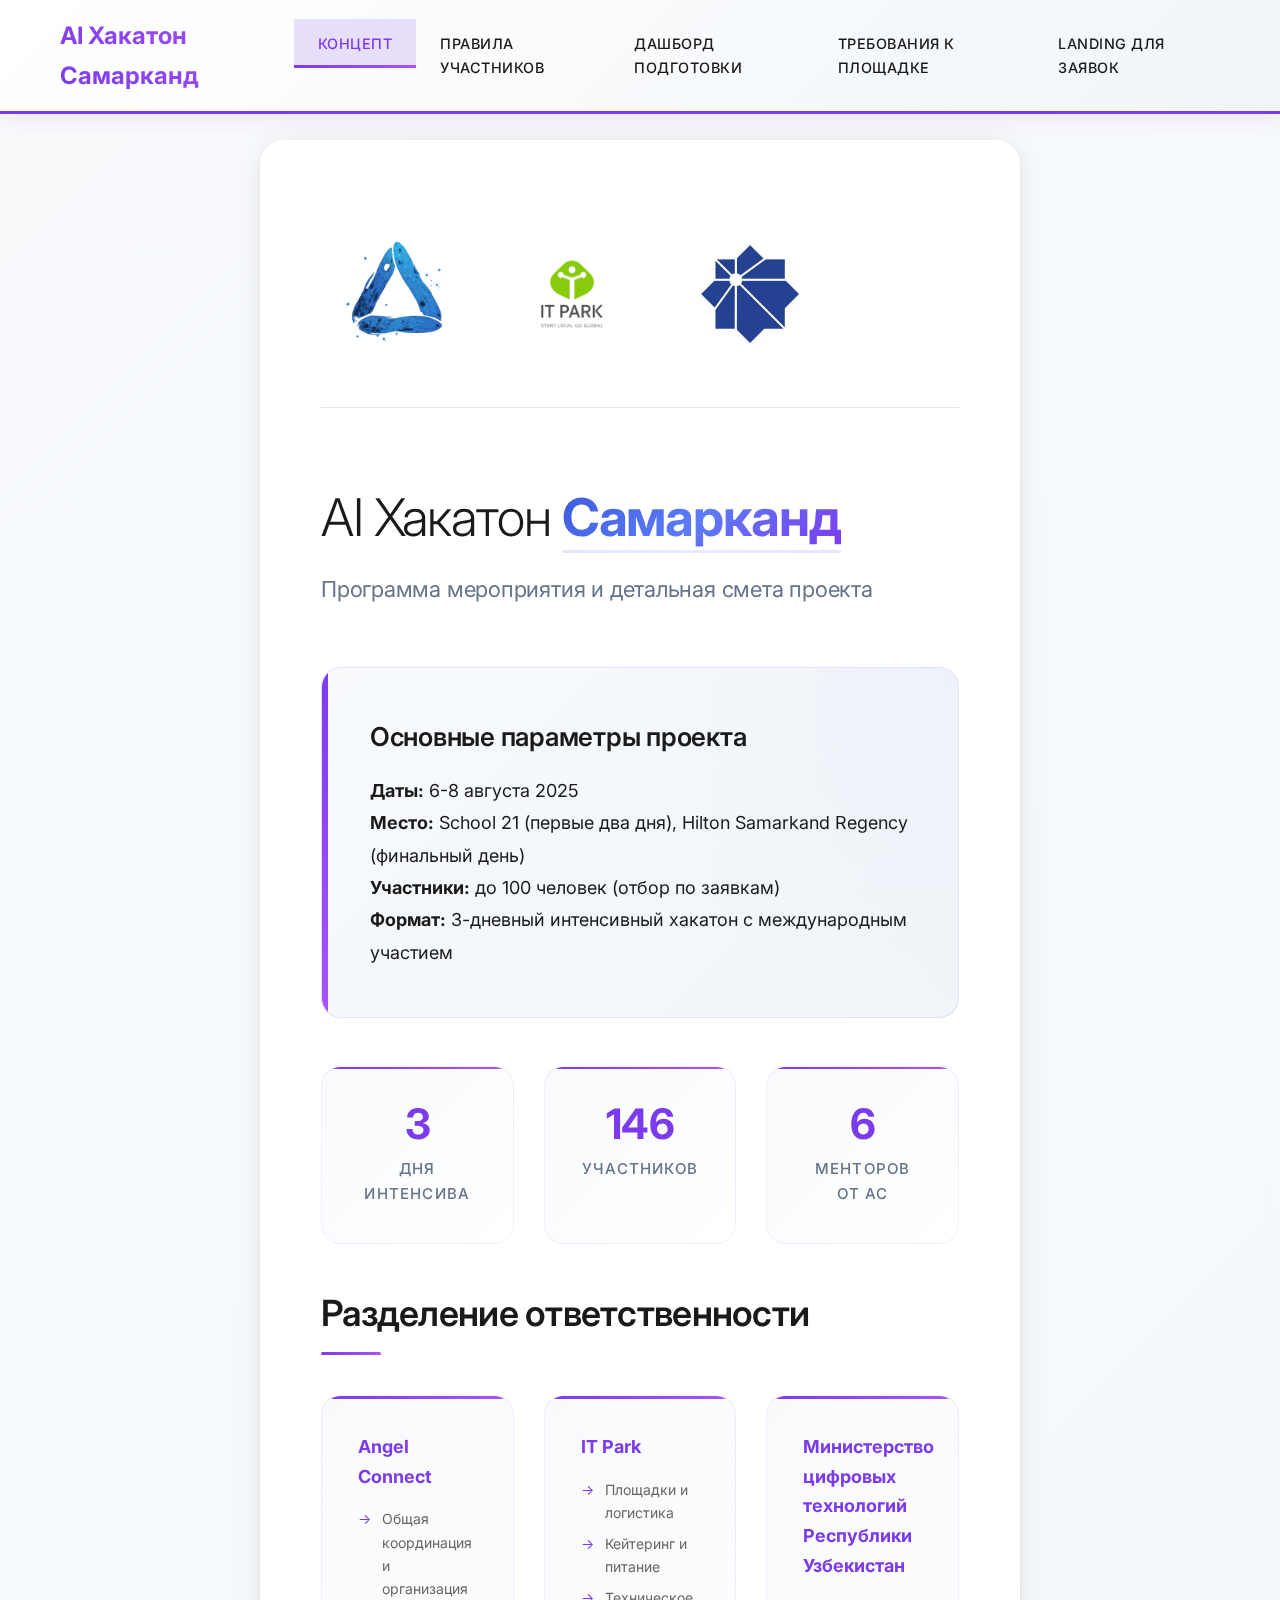
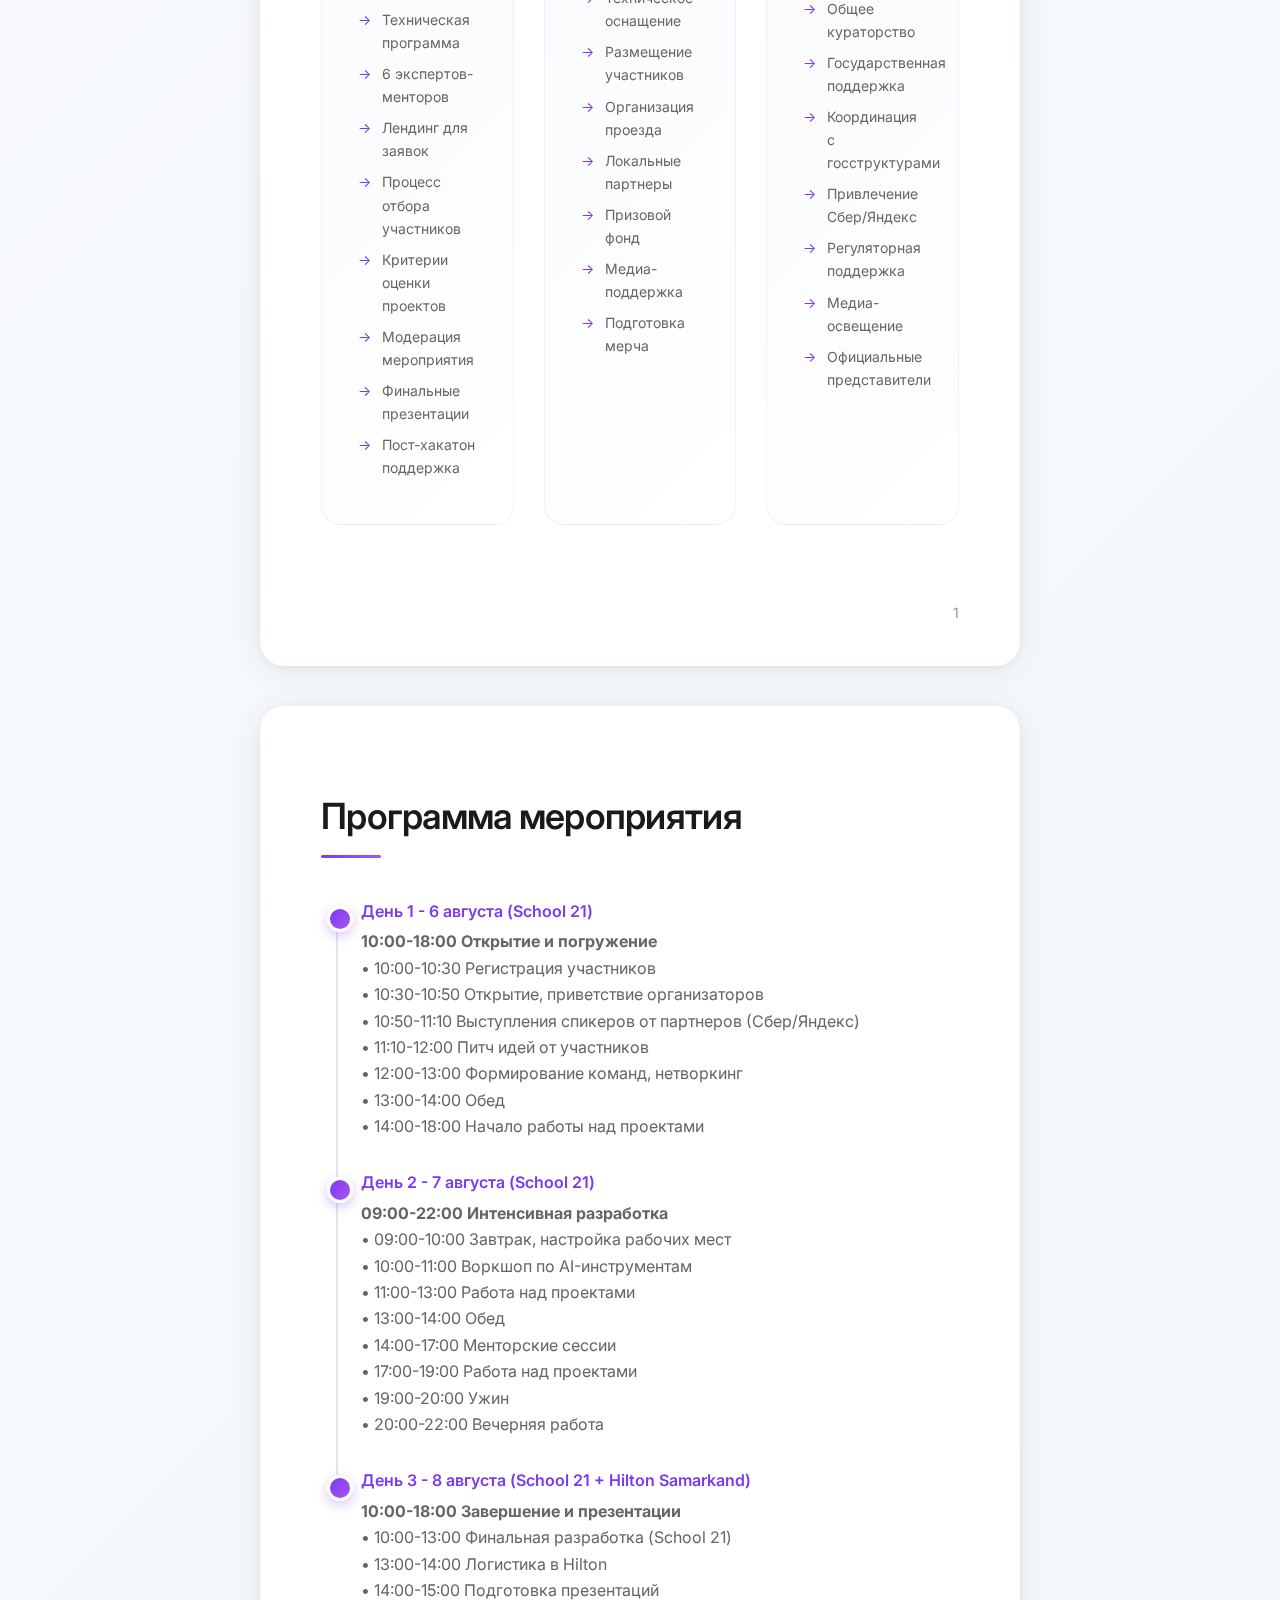
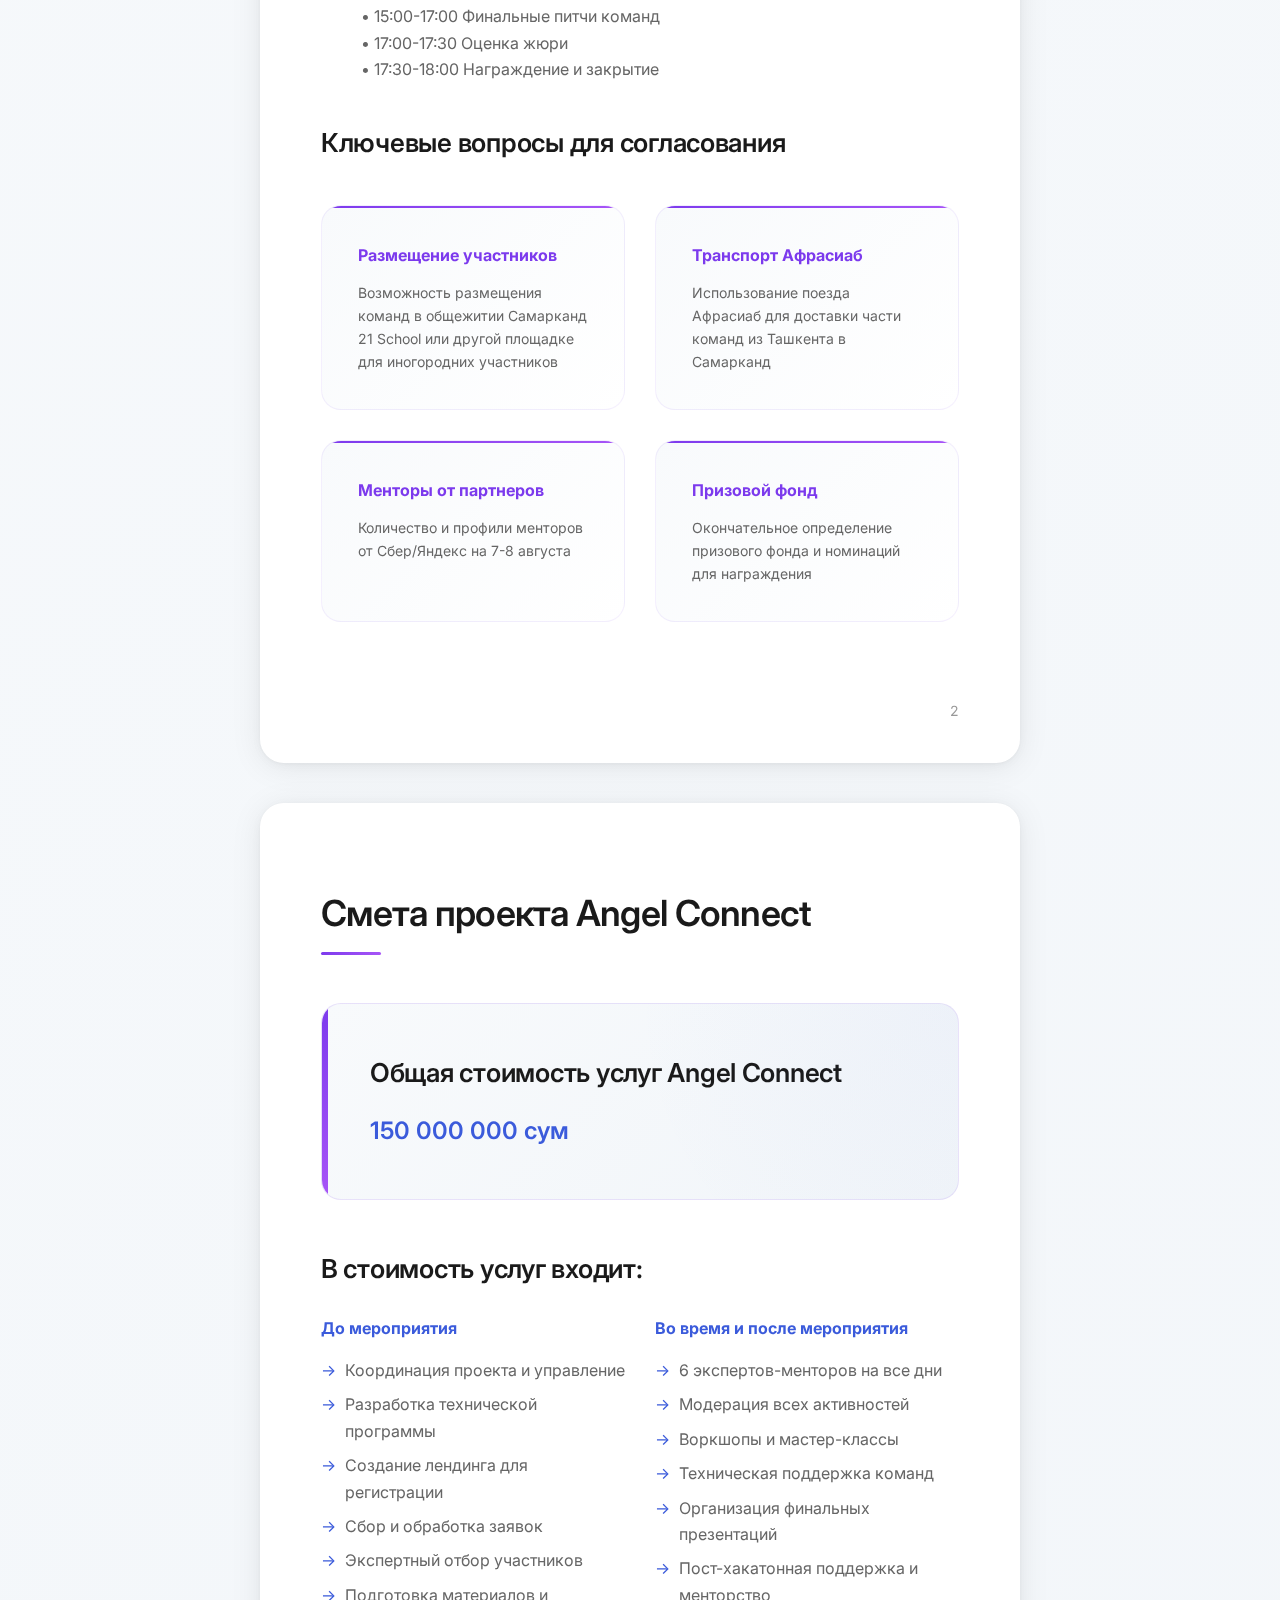
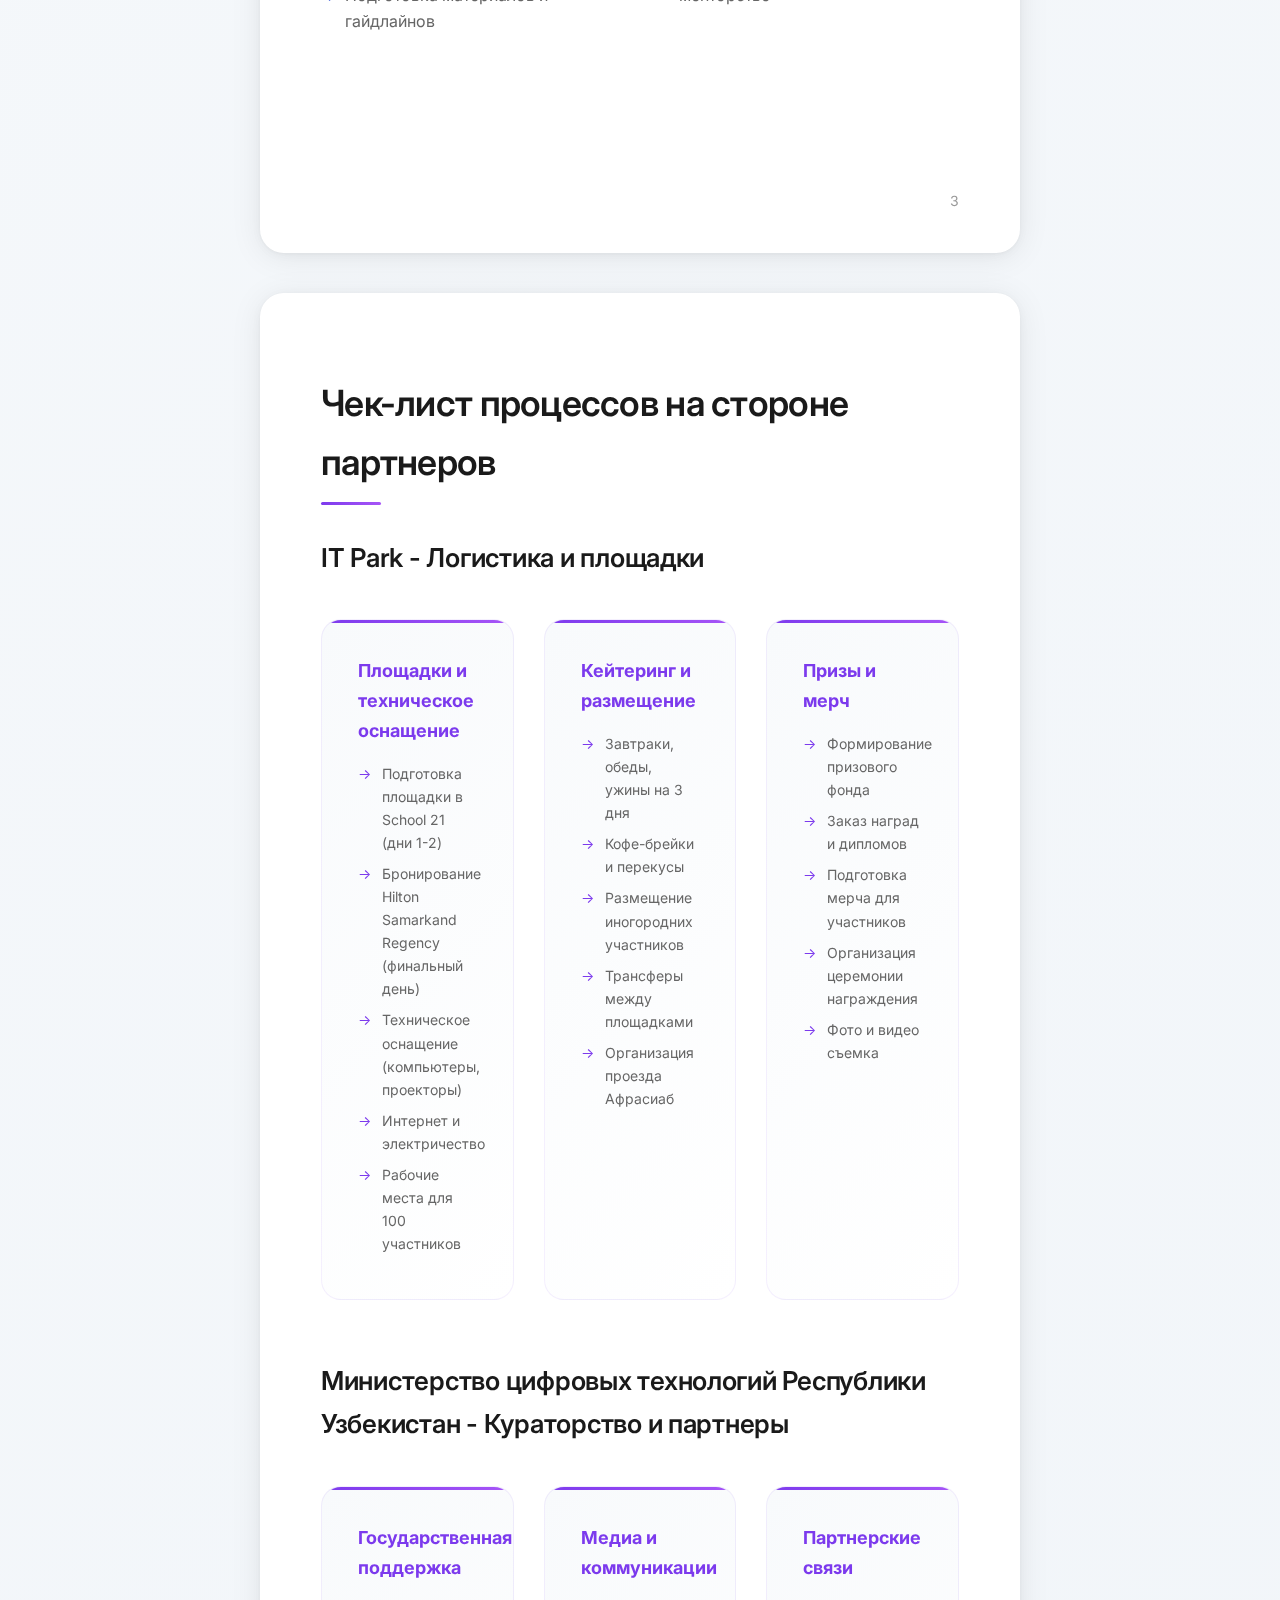
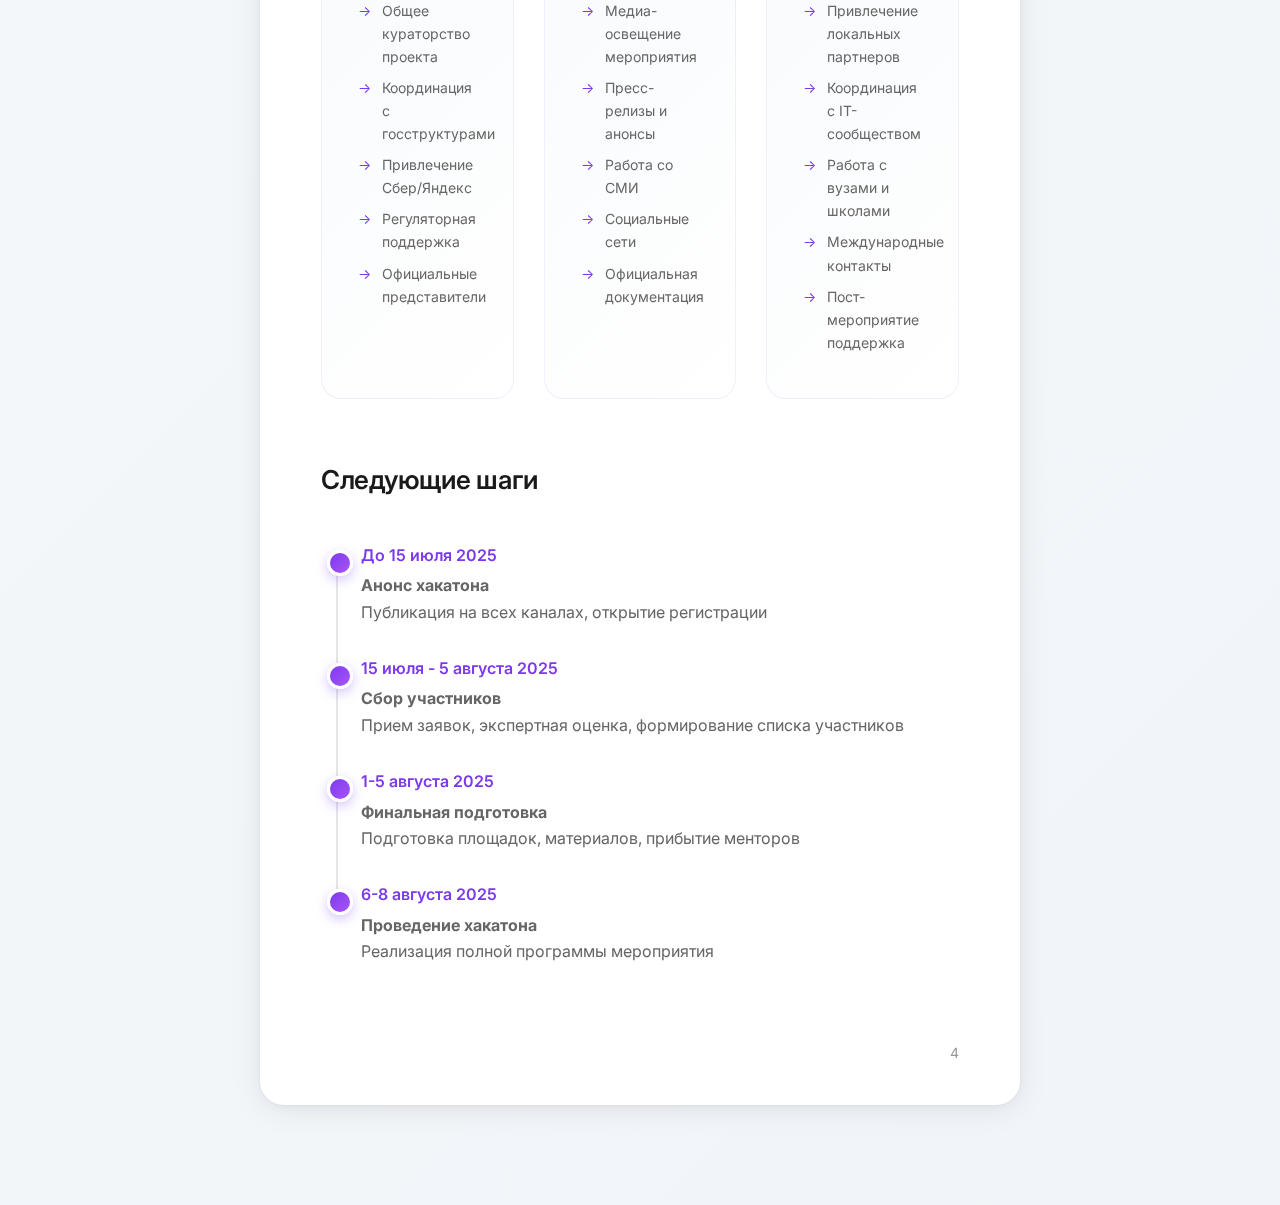
<file: index.html>
<!DOCTYPE html>
<html lang="ru">
<head>
    <meta charset="UTF-8">
    <meta name="viewport" content="width=device-width, initial-scale=1.0">
    <title>AI Хакатон Самарканд 2025 | 6-8 августа</title>
    <style>
        @import url('https://fonts.googleapis.com/css2?family=Inter:wght@300;400;500;600;700&display=swap');
        * {
            margin: 0;
            padding: 0;
            box-sizing: border-box;
        }

        body {
            font-family: 'Inter', 'SF Pro Display', -apple-system, BlinkMacSystemFont, 'Segoe UI', Roboto, system-ui, sans-serif;
            line-height: 1.65;
            color: #1a1a1a;
            background: linear-gradient(135deg, #f8fafc 0%, #f1f5f9 100%);
            font-feature-settings: 'kern' 1, 'liga' 1, 'calt' 1;
            -webkit-font-smoothing: antialiased;
            -moz-osx-font-smoothing: grayscale;
            text-rendering: optimizeLegibility;
        }

        .container {
            max-width: 800px;
            margin: 0 auto;
            padding: 60px 20px;
        }

        .page {
            background: white;
            border-radius: 24px;
            padding: 80px 60px;
            margin-bottom: 40px;
            box-shadow: 
                0 4px 32px rgba(0, 0, 0, 0.08),
                0 2px 16px rgba(0, 0, 0, 0.04),
                0 1px 4px rgba(0, 0, 0, 0.04);
            min-height: 1050px;
            position: relative;
            border: 1px solid rgba(255, 255, 255, 0.8);
            backdrop-filter: blur(20px);
            transition: all 0.3s cubic-bezier(0.4, 0, 0.2, 1);
        }
        
        .page:hover {
            transform: translateY(-2px);
            box-shadow: 
                0 8px 40px rgba(0, 0, 0, 0.12),
                0 4px 20px rgba(0, 0, 0, 0.06),
                0 2px 8px rgba(0, 0, 0, 0.04);
        }

        .header {
            display: flex;
            justify-content: space-between;
            align-items: center;
            margin-bottom: 80px;
            padding-bottom: 40px;
            border-bottom: 1px solid #e5e5e5;
        }

        .logos {
            display: flex;
            gap: 32px;
            align-items: center;
            flex-wrap: wrap;
            justify-content: center;
        }

        .partner-logo {
            width: 120px;
            height: 120px;
            object-fit: contain;
            border-radius: 16px;
            transition: all 0.3s cubic-bezier(0.4, 0, 0.2, 1);
        }
        
        .logo-container {
            display: flex;
            align-items: center;
            justify-content: center;
            padding: 12px;
            border-radius: 20px;
            background: rgba(255, 255, 255, 0.6);
            backdrop-filter: blur(10px);
            border: 1px solid rgba(255, 255, 255, 0.8);
            transition: all 0.3s cubic-bezier(0.4, 0, 0.2, 1);
        }
        
        .logo-container:hover {
            transform: translateY(-2px);
            box-shadow: 0 8px 25px rgba(124, 58, 237, 0.15);
            background: rgba(255, 255, 255, 0.8);
        }
        
        .logo-container:hover .partner-logo {
            transform: scale(1.05);
        }
        
        .triangle {
            width: 40px;
            height: 40px;
            background: linear-gradient(135deg, #7c3aed 0%, #a855f7 100%);
            clip-path: polygon(50% 0%, 0% 100%, 100% 100%);
        }

        h1 {
            font-size: 52px;
            font-weight: 300;
            line-height: 1.15;
            margin-bottom: 24px;
            color: #1a1a1a;
            letter-spacing: -0.02em;
            font-feature-settings: 'kern' 1, 'liga' 1;
        }

        h1 strong {
            font-weight: 700;
            background: linear-gradient(135deg, #3b5bdb 0%, #5c7cfa 50%, #7c3aed 100%);
            -webkit-background-clip: text;
            -webkit-text-fill-color: transparent;
            background-clip: text;
            position: relative;
        }
        
        h1 strong::after {
            content: '';
            position: absolute;
            bottom: -4px;
            left: 0;
            width: 100%;
            height: 3px;
            background: linear-gradient(135deg, #3b5bdb 0%, #5c7cfa 50%, #7c3aed 100%);
            border-radius: 2px;
            opacity: 0.15;
        }

        .subtitle {
            font-size: 22px;
            color: #64748b;
            margin-bottom: 60px;
            font-weight: 400;
            line-height: 1.6;
            letter-spacing: -0.01em;
        }

        h2 {
            font-size: 36px;
            font-weight: 600;
            margin-bottom: 32px;
            color: #1a1a1a;
            letter-spacing: -0.02em;
            position: relative;
            padding-bottom: 12px;
        }
        
        h2::after {
            content: '';
            position: absolute;
            bottom: 0;
            left: 0;
            width: 60px;
            height: 3px;
            background: linear-gradient(135deg, #7c3aed 0%, #a855f7 100%);
            border-radius: 2px;
        }

        h3 {
            font-size: 26px;
            font-weight: 600;
            margin-bottom: 24px;
            color: #1a1a1a;
            letter-spacing: -0.01em;
        }

        .section {
            margin-bottom: 60px;
        }

        .highlight-box {
            background: linear-gradient(135deg, #f8fafc 0%, #f1f5f9 100%);
            border-radius: 20px;
            padding: 48px;
            margin: 48px 0;
            border: 1px solid rgba(124, 58, 237, 0.12);
            position: relative;
            overflow: hidden;
        }
        
        .highlight-box::before {
            content: '';
            position: absolute;
            top: 0;
            left: 0;
            width: 6px;
            height: 100%;
            background: linear-gradient(135deg, #7c3aed 0%, #a855f7 100%);
            border-radius: 0 3px 3px 0;
        }
        
        .highlight-box::after {
            content: '';
            position: absolute;
            top: 0;
            right: 0;
            width: 100%;
            height: 100%;
            background: radial-gradient(circle at top right, rgba(59, 91, 219, 0.03) 0%, transparent 50%);
            pointer-events: none;
        }

        .stats {
            display: grid;
            grid-template-columns: repeat(3, 1fr);
            gap: 30px;
            margin: 40px 0;
        }

        .stat-card {
            background: linear-gradient(135deg, #f8fafc 0%, #ffffff 100%);
            border-radius: 20px;
            padding: 36px;
            text-align: center;
            border: 1px solid rgba(124, 58, 237, 0.08);
            transition: all 0.3s cubic-bezier(0.4, 0, 0.2, 1);
            position: relative;
            overflow: hidden;
        }
        
        .stat-card::before {
            content: '';
            position: absolute;
            top: 0;
            left: 0;
            width: 100%;
            height: 2px;
            background: linear-gradient(135deg, #7c3aed 0%, #a855f7 100%);
        }
        
        .stat-card:hover {
            transform: translateY(-4px);
            box-shadow: 0 12px 32px rgba(124, 58, 237, 0.15);
            border-color: rgba(124, 58, 237, 0.2);
        }

        .stat-number {
            font-size: 42px;
            font-weight: 700;
            color: #7c3aed;
            margin-bottom: 12px;
            letter-spacing: -0.02em;
            line-height: 1;
        }

        .stat-label {
            font-size: 15px;
            color: #64748b;
            text-transform: uppercase;
            letter-spacing: 1.2px;
            font-weight: 500;
        }

        .timeline {
            margin: 40px 0;
        }

        .timeline-item {
            display: flex;
            align-items: flex-start;
            margin-bottom: 30px;
            position: relative;
            padding-left: 40px;
        }

        .timeline-item::before {
            content: '';
            position: absolute;
            left: 6px;
            top: 8px;
            width: 20px;
            height: 20px;
            border-radius: 50%;
            background: linear-gradient(135deg, #7c3aed 0%, #a855f7 100%);
            box-shadow: 0 4px 12px rgba(124, 58, 237, 0.3);
            border: 3px solid white;
            z-index: 10;
        }

        .timeline-item::after {
            content: '';
            position: absolute;
            left: 15px;
            top: 24px;
            width: 2px;
            height: calc(100% + 14px);
            background: #e5e5e5;
        }

        .timeline-item:last-child::after {
            display: none;
        }

        .timeline-content {
            flex: 1;
        }

        .timeline-time {
            font-weight: 600;
            color: #7c3aed;
            margin-bottom: 4px;
        }

        .timeline-text {
            color: #666;
        }

        .budget-table {
            width: 100%;
            border-collapse: collapse;
            margin: 30px 0;
            font-size: 16px;
            border-radius: 12px;
            overflow: hidden;
            box-shadow: 0 4px 16px rgba(0, 0, 0, 0.06);
        }

        .budget-table th,
        .budget-table td {
            padding: 18px;
            text-align: left;
            border-bottom: 1px solid rgba(226, 232, 240, 0.6);
        }

        .budget-table th {
            background: linear-gradient(135deg, #f8fafc 0%, #f1f5f9 100%);
            font-weight: 600;
            color: #7c3aed;
            position: relative;
        }
        
        .budget-table th::after {
            content: '';
            position: absolute;
            bottom: 0;
            left: 0;
            width: 100%;
            height: 2px;
            background: linear-gradient(135deg, #7c3aed 0%, #a855f7 100%);
        }

        .budget-table .total-row {
            background: linear-gradient(135deg, #f8fafc 0%, #f1f5f9 100%);
            font-weight: 600;
            border-top: 2px solid #7c3aed;
        }

        .responsibilities {
            display: grid;
            grid-template-columns: repeat(3, 1fr);
            gap: 30px;
            margin: 40px 0;
        }

        .responsibility-card {
            background: linear-gradient(135deg, #f8fafc 0%, #ffffff 100%);
            border-radius: 20px;
            padding: 36px;
            border: 1px solid rgba(124, 58, 237, 0.08);
            transition: all 0.3s cubic-bezier(0.4, 0, 0.2, 1);
            position: relative;
            overflow: hidden;
        }
        
        .responsibility-card::before {
            content: '';
            position: absolute;
            top: 0;
            left: 0;
            width: 100%;
            height: 3px;
            background: linear-gradient(135deg, #7c3aed 0%, #a855f7 100%);
        }
        
        .responsibility-card:hover {
            transform: translateY(-2px);
            box-shadow: 0 8px 25px rgba(124, 58, 237, 0.12);
            border-color: rgba(124, 58, 237, 0.15);
        }

        .responsibility-card h4 {
            color: #7c3aed;
            margin-bottom: 16px;
            font-size: 18px;
        }

        .responsibility-card ul {
            list-style: none;
            padding: 0;
        }

        .responsibility-card li {
            position: relative;
            padding-left: 24px;
            margin-bottom: 8px;
            color: #666;
            font-size: 14px;
        }

        .responsibility-card li::before {
            content: '→';
            position: absolute;
            left: 0;
            color: #7c3aed;
        }

        .page-number {
            position: absolute;
            bottom: 40px;
            right: 60px;
            color: #999;
            font-size: 14px;
        }

        .questions-grid {
            display: grid;
            grid-template-columns: repeat(2, 1fr);
            gap: 30px;
            margin: 40px 0;
        }

        .question-card {
            background: linear-gradient(135deg, #f8fafc 0%, #ffffff 100%);
            border-radius: 20px;
            padding: 36px;
            border: 1px solid rgba(124, 58, 237, 0.08);
            transition: all 0.3s cubic-bezier(0.4, 0, 0.2, 1);
            position: relative;
            overflow: hidden;
        }
        
        .question-card::before {
            content: '';
            position: absolute;
            top: 0;
            left: 0;
            width: 100%;
            height: 2px;
            background: linear-gradient(135deg, #7c3aed 0%, #a855f7 100%);
        }
        
        .question-card:hover {
            transform: translateY(-2px);
            box-shadow: 0 8px 25px rgba(124, 58, 237, 0.12);
            border-color: rgba(124, 58, 237, 0.15);
        }

        .question-card h4 {
            color: #7c3aed;
            margin-bottom: 12px;
            font-size: 16px;
        }

        .question-card p {
            color: #666;
            font-size: 14px;
        }

        @media print {
            * {
                -webkit-print-color-adjust: exact !important;
                color-adjust: exact !important;
                print-color-adjust: exact !important;
            }
            body {
                background: white !important;
                margin: 0;
                padding: 0;
                font-size: 11pt;
                line-height: 1.4;
            }
            .container {
                max-width: none;
                margin: 0;
                padding: 0 !important;
            }
            .page {
                page-break-after: always;
                page-break-inside: avoid;
                box-shadow: none;
                margin: 0;
                padding: 3cm 2.5cm;
                border-radius: 0;
                min-height: calc(297mm - 6cm);
                height: auto;
                background: white !important;
                break-inside: avoid;
                border: none;
                backdrop-filter: none;
                transform: none !important;
                transition: none !important;
            }
            .page:first-child {
                page-break-before: auto;
            }
            .section, .highlight-box, .responsibilities, .stats, .timeline, .questions-grid, .budget-table, .header, .page-header {
                page-break-inside: avoid;
                break-inside: avoid;
            }
            .highlight-box {
                margin-bottom: 40px !important;
            }
            .responsibility-card, .stat-card, .question-card {
                page-break-inside: avoid;
                break-inside: avoid;
                margin-bottom: 32px !important;
                width: 100% !important;
                box-sizing: border-box;
            }
            h2, h3, h4 {
                page-break-after: avoid;
                break-after: avoid;
                page-break-inside: avoid;
                break-inside: avoid;
            }
            .section {
                margin-bottom: 40px !important;
            }
            .partner-logo {
                width: 32pt;
                height: 32pt;
            }
            .page-number {
                position: fixed;
                bottom: 1cm;
                right: 2.5cm;
                font-size: 9pt;
            }
            @page {
                size: A4 portrait;
                margin: 2cm 2.5cm;
            }
            @page :first {
                margin-top: 3cm;
            }
        }

        @media screen and (max-width: 1024px) {
            .container {
                padding: 40px 20px;
            }
            
            .page {
                padding: 60px 40px;
                margin-bottom: 30px;
                min-height: auto;
            }
            
            .stats,
            .responsibilities {
                grid-template-columns: repeat(2, 1fr);
                gap: 24px;
            }
            
            .questions-grid {
                grid-template-columns: 1fr;
                gap: 24px;
            }
            
            .nav-menu {
                gap: 1rem;
            }
            
            .nav-link {
                font-size: 0.85rem;
                padding: 0.6rem 1rem;
            }
        }
        
        @media screen and (max-width: 768px) {
            .container {
                padding: 20px 16px;
            }
            
            .page {
                padding: 40px 24px;
                margin-bottom: 20px;
                border-radius: 16px;
                min-height: auto;
            }
            
            .header {
                flex-direction: column;
                gap: 24px;
                margin-bottom: 40px;
                padding-bottom: 24px;
                text-align: center;
            }
            
            .logos {
                gap: 16px;
                flex-wrap: wrap;
                justify-content: center;
            }
            
            .partner-logo {
                width: 70px;
                height: 70px;
            }
            
            .logo-container {
                padding: 8px;
                border-radius: 12px;
            }
            
            h1 {
                font-size: 28px;
                line-height: 1.25;
                margin-bottom: 20px;
            }
            
            h2 {
                font-size: 24px;
                margin-bottom: 24px;
            }
            
            h3 {
                font-size: 20px;
                margin-bottom: 20px;
            }
            
            .subtitle {
                font-size: 16px;
                margin-bottom: 40px;
            }
            
            .stats,
            .responsibilities,
            .questions-grid {
                grid-template-columns: 1fr;
                gap: 20px;
            }
            
            .stat-card,
            .responsibility-card,
            .question-card {
                padding: 24px;
            }
            
            .highlight-box {
                padding: 24px;
                margin: 24px 0;
            }
            
            .budget-table {
                font-size: 14px;
                display: block;
                overflow-x: auto;
                white-space: nowrap;
                border-radius: 8px;
            }
            
            .budget-table th,
            .budget-table td {
                padding: 12px 8px;
                min-width: 120px;
            }
            
            .timeline-item {
                padding-left: 30px;
                margin-bottom: 24px;
            }
            
            .timeline-item::before {
                left: 4px;
                width: 16px;
                height: 16px;
            }
            
            .timeline-item::after {
                left: 11px;
            }
            
            .timeline-time {
                font-size: 14px;
                font-weight: 700;
            }
            
            .timeline-text {
                font-size: 14px;
                line-height: 1.6;
            }
            
            /* Mobile Navigation */
            .nav-tabs {
                position: fixed;
                padding: 0;
            }
            
            .nav-menu {
                position: fixed;
                top: 100%;
                left: 0;
                right: 0;
                background: rgba(255, 255, 255, 0.98);
                backdrop-filter: blur(20px);
                flex-direction: column;
                gap: 0;
                padding: 0;
                margin: 0;
                border-top: 1px solid rgba(124, 58, 237, 0.2);
                transform: translateY(-100%);
                opacity: 0;
                visibility: hidden;
                transition: all 0.3s ease;
                z-index: 1000;
            }
            
            .nav-menu.active {
                transform: translateY(0);
                opacity: 1;
                visibility: visible;
            }
            
            .nav-link {
                padding: 1rem 1.5rem;
                font-size: 0.9rem;
                border-bottom: 1px solid rgba(124, 58, 237, 0.1);
                color: #1a1a1a;
            }
            
            .nav-link:last-child {
                border-bottom: none;
            }
            
            .main-content {
                padding-top: 80px;
            }
        }
        
        @media screen and (max-width: 480px) {
            .container {
                padding: 16px 12px;
            }
            
            .page {
                padding: 24px 16px;
                margin-bottom: 16px;
                border-radius: 12px;
            }
            
            .header {
                margin-bottom: 32px;
                padding-bottom: 16px;
            }
            
            .logos {
                gap: 12px;
            }
            
            .partner-logo {
                width: 60px;
                height: 60px;
            }
            
            .logo-container {
                padding: 6px;
                border-radius: 8px;
            }
            
            h1 {
                font-size: 24px;
                line-height: 1.3;
                margin-bottom: 16px;
            }
            
            h2 {
                font-size: 20px;
                margin-bottom: 20px;
            }
            
            h3 {
                font-size: 18px;
                margin-bottom: 16px;
            }
            
            .subtitle {
                font-size: 14px;
                margin-bottom: 32px;
            }
            
            .stat-card,
            .responsibility-card,
            .question-card {
                padding: 20px;
            }
            
            .highlight-box {
                padding: 20px;
                margin: 20px 0;
            }
            
            .budget-table {
                font-size: 12px;
            }
            
            .budget-table th,
            .budget-table td {
                padding: 8px 4px;
                font-size: 12px;
                min-width: 90px;
            }
            
            .timeline-item {
                padding-left: 24px;
                margin-bottom: 20px;
            }
            
            .timeline-item::before {
                left: 2px;
                width: 14px;
                height: 14px;
            }
            
            .timeline-item::after {
                left: 8px;
            }
            
            .timeline-time {
                font-size: 12px;
                margin-bottom: 8px;
            }
            
            .timeline-text {
                font-size: 13px;
                line-height: 1.5;
            }
            
            .nav-link {
                padding: 0.8rem 1rem;
                font-size: 0.85rem;
            }
            
            .nav-toggle {
                width: 36px;
                height: 36px;
                font-size: 1.3rem;
            }
            
            .section {
                margin-bottom: 40px;
            }
            
            .stats .stat-number {
                font-size: 2.5rem;
            }
            
            .stats .stat-label {
                font-size: 0.8rem;
            }
            
            .responsibility-card li,
            .question-card p {
                font-size: 13px;
            }
        }
        
        /* Navigation Tabs */
        .nav-tabs {
            position: fixed;
            top: 0;
            left: 0;
            right: 0;
            background: linear-gradient(135deg, #ffffff 0%, #f8fafc 50%, #f1f5f9 100%);
            backdrop-filter: blur(20px);
            z-index: 1000;
            padding: 0;
            border-bottom: 3px solid #7c3aed;
            box-shadow: 0 4px 20px rgba(124, 58, 237, 0.1);
        }

        .nav-tabs .container {
            max-width: 1200px;
            margin: 0 auto;
            padding: 0 20px;
        }

        .nav-content {
            display: flex;
            justify-content: space-between;
            align-items: center;
            padding: 1rem 0;
        }

        .nav-logo {
            font-size: 1.5rem;
            font-weight: 700;
            color: #1a1a1a;
            text-decoration: none;
            background: linear-gradient(45deg, #7c3aed, #a855f7);
            -webkit-background-clip: text;
            -webkit-text-fill-color: transparent;
            background-clip: text;
        }

        .nav-menu {
            display: flex;
            gap: 0;
            list-style: none;
            margin: 0;
            padding: 0;
        }

        .nav-item {
            position: relative;
        }

        .nav-link {
            display: block;
            padding: 0.8rem 1.5rem;
            color: #1a1a1a;
            text-decoration: none;
            font-weight: 500;
            font-size: 0.9rem;
            transition: all 0.3s ease;
            border-radius: 0;
            text-transform: uppercase;
            letter-spacing: 0.5px;
            position: relative;
            overflow: hidden;
        }

        .nav-link::before {
            content: '';
            position: absolute;
            bottom: 0;
            left: 0;
            width: 0;
            height: 3px;
            background: linear-gradient(45deg, #7c3aed, #a855f7);
            transition: width 0.3s ease;
        }

        .nav-link:hover::before,
        .nav-link.active::before {
            width: 100%;
        }

        .nav-link:hover {
            color: #7c3aed;
            background: rgba(124, 58, 237, 0.1);
        }

        .nav-link.active {
            color: #7c3aed;
            background: rgba(124, 58, 237, 0.15);
        }

        /* Main content adjustment */
        .main-content {
            padding-top: 80px;
        }

        /* Section visibility */
        .section-content {
            display: none;
        }

        .section-content.active {
            display: block;
        }

        /* Mobile Navigation */
        @media (max-width: 768px) {
            .nav-menu {
                flex-direction: column;
                position: absolute;
                top: 100%;
                left: 0;
                right: 0;
                background: linear-gradient(135deg, #ffffff 0%, #f8fafc 50%, #f1f5f9 100%);
                border-top: 1px solid rgba(124, 58, 237, 0.3);
                transform: translateY(-100%);
                opacity: 0;
                visibility: hidden;
                transition: all 0.3s ease;
            }

            .nav-menu.active {
                transform: translateY(0);
                opacity: 1;
                visibility: visible;
            }

            .nav-toggle {
                display: block;
                background: none;
                border: none;
                color: #1a1a1a;
                font-size: 1.5rem;
                cursor: pointer;
                padding: 0.5rem;
            }

            .nav-toggle {
                display: none;
            }
        }

        .nav-toggle {
            display: none;
        }
        
        @media (max-width: 768px) {
            .nav-toggle {
                display: flex;
                align-items: center;
                justify-content: center;
                width: 40px;
                height: 40px;
                background: none;
                border: none;
                color: #1a1a1a;
                font-size: 1.5rem;
                cursor: pointer;
                border-radius: 8px;
                transition: background-color 0.3s ease;
            }
            
            .nav-toggle:hover {
                background: rgba(124, 58, 237, 0.1);
            }
        }
        
        @media (min-width: 769px) {
            .nav-toggle {
                display: none;
            }
        }
    </style>
</head>
<body>
    <!-- Navigation -->
    <nav class="nav-tabs">
        <div class="container">
            <div class="nav-content">
                <a href="#" class="nav-logo">AI Хакатон Самарканд</a>
                <ul class="nav-menu">
                    <li class="nav-item">
                        <a href="#" class="nav-link active" data-section="concept">Концепт</a>
                    </li>
                    <li class="nav-item">
                        <a href="#" class="nav-link" data-section="rules">Правила участников</a>
                    </li>
                    <li class="nav-item">
                        <a href="#" class="nav-link" data-section="dashboard">Дашборд подготовки</a>
                    </li>
                    <li class="nav-item">
                        <a href="#" class="nav-link" data-section="venue">Требования к площадке</a>
                    </li>
                    <li class="nav-item">
                        <a href="https://aspanferov.github.io/samarkand_hackathon/landing/" class="nav-link" target="_blank">Landing для заявок</a>
                    </li>
                </ul>
                <button class="nav-toggle">☰</button>
            </div>
        </div>
    </nav>

    <!-- Main Content -->
    <div class="main-content">
        <!-- Concept Section -->
        <div id="concept" class="section-content active">
            <div class="container">
        <!-- Страница 1 - Титульная и основная информация -->
        <div class="page">
            <div class="header">
                <div class="logos">
                    <div class="logo-container">
                        <img src="Screenshot at Jun 11 15-49-12.png" alt="Angel Connect Logo" class="partner-logo">
                    </div>
                    <div class="logo-container">
                        <img src="Screenshot at Jul 02 16-44-49.png" alt="IT Park Logo" class="partner-logo">
                    </div>
                    <div class="logo-container">
                        <img src="1657015867826.jpeg" alt="Министерство цифровых технологий Республики Узбекистан Logo" class="partner-logo">
                    </div>
                </div>
            </div>

            <h1>AI Хакатон <strong>Самарканд</strong></h1>
            <p class="subtitle">Программа мероприятия и детальная смета проекта</p>

            <div class="highlight-box">
                <h3 style="margin-bottom: 16px;">Основные параметры проекта</h3>
                <p style="font-size: 18px; line-height: 1.8;">
                    <strong>Даты:</strong> 6-8 августа 2025<br>
                    <strong>Место:</strong> School 21 (первые два дня), Hilton Samarkand Regency (финальный день)<br>
                    <strong>Участники:</strong> до 100 человек (отбор по заявкам)<br>
                    <strong>Формат:</strong> 3-дневный интенсивный хакатон с международным участием
                </p>
            </div>

            <div class="stats">
                <div class="stat-card">
                    <div class="stat-number">3</div>
                    <div class="stat-label">Дня интенсива</div>
                </div>
                <div class="stat-card">
                    <div class="stat-number">146</div>
                    <div class="stat-label">Участников</div>
                </div>
                <div class="stat-card">
                    <div class="stat-number">6</div>
                    <div class="stat-label">Менторов от AC</div>
                </div>
            </div>

            <div class="section">
                <h2>Разделение ответственности</h2>
                <div class="responsibilities">
                    <div class="responsibility-card">
                        <h4>Angel Connect</h4>
                        <ul>
                            <li>Общая координация и организация</li>
                            <li>Техническая программа</li>
                            <li>6 экспертов-менторов</li>
                            <li>Лендинг для заявок</li>
                            <li>Процесс отбора участников</li>
                            <li>Критерии оценки проектов</li>
                            <li>Модерация мероприятия</li>
                            <li>Финальные презентации</li>
                            <li>Пост-хакатон поддержка</li>
                        </ul>
                    </div>
                    <div class="responsibility-card">
                        <h4>IT Park</h4>
                        <ul>
                            <li>Площадки и логистика</li>
                            <li>Кейтеринг и питание</li>
                            <li>Техническое оснащение</li>
                            <li>Размещение участников</li>
                            <li>Организация проезда</li>
                            <li>Локальные партнеры</li>
                            <li>Призовой фонд</li>
                            <li>Медиа-поддержка</li>
                            <li>Подготовка мерча</li>
                        </ul>
                    </div>
                    <div class="responsibility-card">
                        <h4>Министерство цифровых технологий Республики Узбекистан</h4>
                        <ul>
                            <li>Общее кураторство</li>
                            <li>Государственная поддержка</li>
                            <li>Координация с госструктурами</li>
                            <li>Привлечение Сбер/Яндекс</li>
                            <li>Регуляторная поддержка</li>
                            <li>Медиа-освещение</li>
                            <li>Официальные представители</li>
                        </ul>
                    </div>
                </div>
            </div>

            <span class="page-number">1</span>
        </div>

        <!-- Страница 2 - Программа мероприятия -->
        <div class="page">
            <h2>Программа мероприятия</h2>
            
            <div class="timeline">
                <div class="timeline-item">
                    <div class="timeline-content">
                        <div class="timeline-time">День 1 - 6 августа (School 21)</div>
                        <div class="timeline-text">
                            <strong>10:00-18:00 Открытие и погружение</strong><br>
                            • 10:00-10:30 Регистрация участников<br>
                            • 10:30-10:50 Открытие, приветствие организаторов<br>
                            • 10:50-11:10 Выступления спикеров от партнеров (Сбер/Яндекс)<br>
                            • 11:10-12:00 Питч идей от участников<br>
                            • 12:00-13:00 Формирование команд, нетворкинг<br>                            • 13:00-14:00 Обед<br>                            • 14:00-18:00 Начало работы над проектами
                        </div>
                    </div>
                </div>
                <div class="timeline-item">
                    <div class="timeline-content">
                        <div class="timeline-time">День 2 - 7 августа (School 21)</div>
                        <div class="timeline-text">
                            <strong>09:00-22:00 Интенсивная разработка</strong><br>
                            • 09:00-10:00 Завтрак, настройка рабочих мест<br>
                            • 10:00-11:00 Воркшоп по AI-инструментам<br>
                            • 11:00-13:00 Работа над проектами<br>
                            • 13:00-14:00 Обед<br>
                            • 14:00-17:00 Менторские сессии<br>
                            • 17:00-19:00 Работа над проектами<br>
                            • 19:00-20:00 Ужин<br>
                            • 20:00-22:00 Вечерняя работа
                        </div>
                    </div>
                </div>
                <div class="timeline-item">
                    <div class="timeline-content">
                        <div class="timeline-time">День 3 - 8 августа (School 21 + Hilton Samarkand)</div>
                        <div class="timeline-text">
                            <strong>10:00-18:00 Завершение и презентации</strong><br>
                            • 10:00-13:00 Финальная разработка (School 21)<br>
                            • 13:00-14:00 Логистика в Hilton<br>
                            • 14:00-15:00 Подготовка презентаций<br>
                            • 15:00-17:00 Финальные питчи команд<br>
                            • 17:00-17:30 Оценка жюри<br>
                            • 17:30-18:00 Награждение и закрытие
                        </div>
                    </div>
                </div>
            </div>

            <div class="section">
                <h3>Ключевые вопросы для согласования</h3>
                <div class="questions-grid">
                    <div class="question-card">
                        <h4>Размещение участников</h4>
                        <p>Возможность размещения команд в общежитии Самарканд 21 School или другой площадке для иногородних участников</p>
                    </div>
                    <div class="question-card">
                        <h4>Транспорт Афрасиаб</h4>
                        <p>Использование поезда Афрасиаб для доставки части команд из Ташкента в Самарканд</p>
                    </div>
                    <div class="question-card">
                        <h4>Менторы от партнеров</h4>
                        <p>Количество и профили менторов от Сбер/Яндекс на 7-8 августа</p>
                    </div>
                    <div class="question-card">
                        <h4>Призовой фонд</h4>
                        <p>Окончательное определение призового фонда и номинаций для награждения</p>
                    </div>
                </div>
            </div>

            <span class="page-number">2</span>
        </div>

        <!-- Страница 3 - Детальная смета -->
        <div class="page">
            <h2>Смета проекта Angel Connect</h2>
            
            <div class="highlight-box">
                <h3 style="margin-bottom: 16px;">Общая стоимость услуг Angel Connect</h3>
                <p style="font-size: 24px; font-weight: 600; color: #3b5bdb;">150 000 000 сум</p>
            </div>

            <div class="section">
                <h3>В стоимость услуг входит:</h3>
                <div style="display: grid; grid-template-columns: repeat(2, 1fr); gap: 30px;">
                    <div>
                        <h4 style="color: #3b5bdb; margin-bottom: 16px;">До мероприятия</h4>
                        <ul style="list-style: none; padding: 0;">
                            <li style="position: relative; padding-left: 24px; margin-bottom: 8px; color: #666;">
                                <span style="position: absolute; left: 0; color: #3b5bdb;">→</span>
                                Координация проекта и управление
                            </li>
                            <li style="position: relative; padding-left: 24px; margin-bottom: 8px; color: #666;">
                                <span style="position: absolute; left: 0; color: #3b5bdb;">→</span>
                                Разработка технической программы
                            </li>
                            <li style="position: relative; padding-left: 24px; margin-bottom: 8px; color: #666;">
                                <span style="position: absolute; left: 0; color: #3b5bdb;">→</span>
                                Создание лендинга для регистрации
                            </li>
                            <li style="position: relative; padding-left: 24px; margin-bottom: 8px; color: #666;">
                                <span style="position: absolute; left: 0; color: #3b5bdb;">→</span>
                                Сбор и обработка заявок
                            </li>
                            <li style="position: relative; padding-left: 24px; margin-bottom: 8px; color: #666;">
                                <span style="position: absolute; left: 0; color: #3b5bdb;">→</span>
                                Экспертный отбор участников
                            </li>
                            <li style="position: relative; padding-left: 24px; margin-bottom: 8px; color: #666;">
                                <span style="position: absolute; left: 0; color: #3b5bdb;">→</span>
                                Подготовка материалов и гайдлайнов
                            </li>
                        </ul>
                    </div>
                    <div>
                        <h4 style="color: #3b5bdb; margin-bottom: 16px;">Во время и после мероприятия</h4>
                        <ul style="list-style: none; padding: 0;">
                            <li style="position: relative; padding-left: 24px; margin-bottom: 8px; color: #666;">
                                <span style="position: absolute; left: 0; color: #3b5bdb;">→</span>
                                6 экспертов-менторов на все дни
                            </li>
                            <li style="position: relative; padding-left: 24px; margin-bottom: 8px; color: #666;">
                                <span style="position: absolute; left: 0; color: #3b5bdb;">→</span>
                                Модерация всех активностей
                            </li>
                            <li style="position: relative; padding-left: 24px; margin-bottom: 8px; color: #666;">
                                <span style="position: absolute; left: 0; color: #3b5bdb;">→</span>
                                Воркшопы и мастер-классы
                            </li>
                            <li style="position: relative; padding-left: 24px; margin-bottom: 8px; color: #666;">
                                <span style="position: absolute; left: 0; color: #3b5bdb;">→</span>
                                Техническая поддержка команд
                            </li>
                            <li style="position: relative; padding-left: 24px; margin-bottom: 8px; color: #666;">
                                <span style="position: absolute; left: 0; color: #3b5bdb;">→</span>
                                Организация финальных презентаций
                            </li>
                            <li style="position: relative; padding-left: 24px; margin-bottom: 8px; color: #666;">
                                <span style="position: absolute; left: 0; color: #3b5bdb;">→</span>
                                Пост-хакатонная поддержка и менторство
                            </li>
                        </ul>
                    </div>
                </div>
            </div>

            <span class="page-number">3</span>
        </div>

        <!-- Страница 4 - Дополнительные расходы и следующие шаги -->
        <div class="page">
            <h2>Чек-лист процессов на стороне партнеров</h2>
            
            <div class="section">
                <h3>IT Park - Логистика и площадки</h3>
                <div class="responsibilities">
                    <div class="responsibility-card">
                        <h4>Площадки и техническое оснащение</h4>
                        <ul>
                            <li>Подготовка площадки в School 21 (дни 1-2)</li>
                            <li>Бронирование Hilton Samarkand Regency (финальный день)</li>
                            <li>Техническое оснащение (компьютеры, проекторы)</li>
                            <li>Интернет и электричество</li>
                            <li>Рабочие места для 100 участников</li>
                        </ul>
                    </div>
                    <div class="responsibility-card">
                        <h4>Кейтеринг и размещение</h4>
                        <ul>
                            <li>Завтраки, обеды, ужины на 3 дня</li>
                            <li>Кофе-брейки и перекусы</li>
                            <li>Размещение иногородних участников</li>
                            <li>Трансферы между площадками</li>
                            <li>Организация проезда Афрасиаб</li>
                        </ul>
                    </div>
                    <div class="responsibility-card">
                        <h4>Призы и мерч</h4>
                        <ul>
                            <li>Формирование призового фонда</li>
                            <li>Заказ наград и дипломов</li>
                            <li>Подготовка мерча для участников</li>
                            <li>Организация церемонии награждения</li>
                            <li>Фото и видео съемка</li>
                        </ul>
                    </div>
                </div>
            </div>

            <div class="section">
                <h3>Министерство цифровых технологий Республики Узбекистан - Кураторство и партнеры</h3>
                <div class="responsibilities">
                    <div class="responsibility-card">
                        <h4>Государственная поддержка</h4>
                        <ul>
                            <li>Общее кураторство проекта</li>
                            <li>Координация с госструктурами</li>
                            <li>Привлечение Сбер/Яндекс</li>
                            <li>Регуляторная поддержка</li>
                            <li>Официальные представители</li>
                        </ul>
                    </div>
                    <div class="responsibility-card">
                        <h4>Медиа и коммуникации</h4>
                        <ul>
                            <li>Медиа-освещение мероприятия</li>
                            <li>Пресс-релизы и анонсы</li>
                            <li>Работа со СМИ</li>
                            <li>Социальные сети</li>
                            <li>Официальная документация</li>
                        </ul>
                    </div>
                    <div class="responsibility-card">
                        <h4>Партнерские связи</h4>
                        <ul>
                            <li>Привлечение локальных партнеров</li>
                            <li>Координация с IT-сообществом</li>
                            <li>Работа с вузами и школами</li>
                            <li>Международные контакты</li>
                            <li>Пост-мероприятие поддержка</li>
                        </ul>
                    </div>
                </div>
            </div>

            <div class="section">
                <h3>Следующие шаги</h3>
                <div class="timeline">
                    <div class="timeline-item">
                        <div class="timeline-content">
                            <div class="timeline-time">До 15 июля 2025</div>
                            <div class="timeline-text">
                                <strong>Анонс хакатона</strong><br>
                                Публикация на всех каналах, открытие регистрации
                            </div>
                        </div>
                    </div>
                    <div class="timeline-item">
                        <div class="timeline-content">
                            <div class="timeline-time">15 июля - 5 августа 2025</div>
                            <div class="timeline-text">
                                <strong>Сбор участников</strong><br>
                                Прием заявок, экспертная оценка, формирование списка участников
                            </div>
                        </div>
                    </div>
                    <div class="timeline-item">
                        <div class="timeline-content">
                            <div class="timeline-time">1-5 августа 2025</div>
                            <div class="timeline-text">
                                <strong>Финальная подготовка</strong><br>
                                Подготовка площадок, материалов, прибытие менторов
                            </div>
                        </div>
                    </div>
                    <div class="timeline-item">
                        <div class="timeline-content">
                            <div class="timeline-time">6-8 августа 2025</div>
                            <div class="timeline-text">
                                <strong>Проведение хакатона</strong><br>
                                Реализация полной программы мероприятия
                            </div>
                        </div>
                    </div>
                </div>
            </div>
            <span class="page-number">4</span>
        </div>
            </div>
        </div>
        <!-- End Concept Section -->

        <!-- Rules Section -->
        <div id="rules" class="section-content">
            <div class="container">
                <div class="page">
                    <h1>Правила для <strong>участников</strong></h1>
                    <p class="subtitle">Полное руководство по участию в AI хакатоне Самарканд 2025</p>
                    
                    <div class="highlight-box">
                        <h3 style="margin-bottom: 16px;">Основная информация</h3>
                        <p style="font-size: 18px; line-height: 1.8;">
                            <strong>Даты:</strong> 6-8 августа 2025<br>
                            <strong>Место:</strong> School 21 (первые два дня), Hilton Samarkand Regency (финальный день)<br>
                            <strong>Возраст:</strong> от 18 лет<br>
                            <strong>Команда:</strong> 4-6 человек<br>
                            <strong>Опыт:</strong> любой уровень подготовки<br>
                            <strong>Тематика:</strong> обязательное использование AI/ML технологий
                        </p>
                    </div>

                    <div class="section">
                        <h2>Программа мероприятия</h2>
                        <div class="timeline">
                            <div class="timeline-item">
                                <div class="timeline-content">
                                    <div class="timeline-time">День 1 - 6 августа (School 21)</div>
                                    <div class="timeline-text">
                                        <strong>10:00-18:00 Открытие и погружение</strong><br>
                                        • Регистрация участников<br>
                                        • Открытие, приветствие организаторов<br>
                                        • Выступления от партнеров<br>
                                        • Питч идей от участников<br>
                                        • Формирование команд, нетворкинг
                                    </div>
                                </div>
                            </div>
                            <div class="timeline-item">
                                <div class="timeline-content">
                                    <div class="timeline-time">День 2 - 7 августа (School 21)</div>
                                    <div class="timeline-text">
                                        <strong>09:00-22:00 Интенсивная разработка</strong><br>
                                        • Воркшоп по AI-инструментам<br>
                                        • Работа над проектами<br>
                                        • Менторские сессии<br>
                                        • Техническая поддержка команд
                                    </div>
                                </div>
                            </div>
                            <div class="timeline-item">
                                <div class="timeline-content">
                                    <div class="timeline-time">День 3 - 8 августа (School 21 + Hilton Samarkand)</div>
                                    <div class="timeline-text">
                                        <strong>10:00-18:00 Завершение и презентации</strong><br>
                                        • Финальная разработка<br>
                                        • Подготовка презентаций<br>
                                        • Финальные питчи команд (5 мин + 2 мин вопросы)<br>
                                        • Оценка жюри<br>
                                        • Награждение и закрытие
                                    </div>
                                </div>
                            </div>
                        </div>
                    </div>

                    <div class="section">
                        <h2>Требования к участию</h2>
                        <div class="highlight-box">
                            <h3 style="margin-bottom: 16px;">Обязательные условия</h3>
                            <ul style="list-style: none; padding: 0;">
                                <li style="position: relative; padding-left: 24px; margin-bottom: 8px; color: #666;">
                                    <span style="position: absolute; left: 0; color: #7c3aed;">→</span>
                                    Возраст от 18 лет
                                </li>
                                <li style="position: relative; padding-left: 24px; margin-bottom: 8px; color: #666;">
                                    <span style="position: absolute; left: 0; color: #7c3aed;">→</span>
                                    Команда от 4 до 6 человек
                                </li>
                                <li style="position: relative; padding-left: 24px; margin-bottom: 8px; color: #666;">
                                    <span style="position: absolute; left: 0; color: #7c3aed;">→</span>
                                    Проект должен использовать AI/ML технологии
                                </li>
                                <li style="position: relative; padding-left: 24px; margin-bottom: 8px; color: #666;">
                                    <span style="position: absolute; left: 0; color: #7c3aed;">→</span>
                                    Готовность работать все 3 дня
                                </li>
                                <li style="position: relative; padding-left: 24px; margin-bottom: 8px; color: #666;">
                                    <span style="position: absolute; left: 0; color: #7c3aed;">→</span>
                                    Наличие своего ноутбука/компьютера
                                </li>
                            </ul>
                        </div>
                    </div>

                    <div class="section">
                        <h2>Процесс отбора</h2>
                        <div class="timeline">
                            <div class="timeline-item">
                                <div class="timeline-content">
                                    <div class="timeline-time">До 15 июля</div>
                                    <div class="timeline-text">Подача заявок через официальный лендинг</div>
                                </div>
                            </div>
                            <div class="timeline-item">
                                <div class="timeline-content">
                                    <div class="timeline-time">15 июля - 5 августа</div>
                                    <div class="timeline-text">Экспертный отбор и уведомление участников</div>
                                </div>
                            </div>
                            <div class="timeline-item">
                                <div class="timeline-content">
                                    <div class="timeline-time">1-5 августа</div>
                                    <div class="timeline-text">Финальная подготовка и инструкции</div>
                                </div>
                            </div>
                        </div>
                    </div>

                    <div class="section">
                        <h2>Состав команды</h2>
                        <div class="responsibilities">
                            <div class="responsibility-card">
                                <h4>Разработчики</h4>
                                <ul>
                                    <li>Frontend/Backend разработчики</li>
                                    <li>Mobile разработчики</li>
                                    <li>Data Scientists</li>
                                    <li>ML Engineers</li>
                                    <li>DevOps специалисты</li>
                                </ul>
                            </div>
                            <div class="responsibility-card">
                                <h4>Продуктовые роли</h4>
                                <ul>
                                    <li>Предприниматели</li>
                                    <li>Продакт-менеджеры</li>
                                    <li>Аналитики</li>
                                    <li>Маркетологи</li>
                                    <li>Бизнес-консультанты</li>
                                </ul>
                            </div>
                            <div class="responsibility-card">
                                <h4>Креативные роли</h4>
                                <ul>
                                    <li>UI/UX дизайнеры</li>
                                    <li>Графические дизайнеры</li>
                                    <li>Моушн-дизайнеры</li>
                                    <li>Копирайтеры</li>
                                    <li>Презентационные дизайнеры</li>
                                </ul>
                            </div>
                        </div>
                    </div>

                    <div class="section">
                        <h2>Критерии оценки</h2>
                        
                        <div class="stats">
                            <div class="stat-card">
                                <div class="stat-number">25%</div>
                                <div class="stat-label">Инновационность</div>
                            </div>
                            <div class="stat-card">
                                <div class="stat-number">25%</div>
                                <div class="stat-label">Техническая реализация</div>
                            </div>
                            <div class="stat-card">
                                <div class="stat-number">25%</div>
                                <div class="stat-label">Бизнес-потенциал</div>
                            </div>
                            <div class="stat-card">
                                <div class="stat-number">25%</div>
                                <div class="stat-label">Презентация</div>
                            </div>
                        </div>

                        <div class="questions-grid">
                            <div class="question-card">
                                <h4>Инновационность решения</h4>
                                <p>Оригинальность идеи, новизна подхода, креативность в использовании AI технологий</p>
                            </div>
                            <div class="question-card">
                                <h4>Техническая реализация</h4>
                                <p>Качество кода, архитектура, корректность использования AI/ML инструментов</p>
                            </div>
                            <div class="question-card">
                                <h4>Бизнес-потенциал</h4>
                                <p>Рыночная применимость, потенциал масштабирования, решение реальных проблем</p>
                            </div>
                            <div class="question-card">
                                <h4>Качество презентации</h4>
                                <p>Ясность изложения, убедительность, демонстрация возможностей продукта</p>
                            </div>
                        </div>
                    </div>

                    <div class="section">
                        <h2>Призы</h2>
                        <div class="highlight-box">
                            <h3 style="margin-bottom: 16px;">Призовой фонд</h3>
                            <p style="font-size: 18px; line-height: 1.8;">
                                Для каждого участника команды-победителя:<br>
                                <strong>1 место:</strong> Ноутбук<br>
                                <strong>2 место:</strong> Планшет<br>
                                <strong>3 место:</strong> Смартфон<br>
                                <strong>Специальные номинации:</strong> Дипломы и призы от партнеров
                            </p>
                        </div>
                    </div>

                    <div class="section">
                        <h2>Условия проживания</h2>
                        <div class="highlight-box">
                            <h3 style="margin-bottom: 16px;">Для иногородних участников</h3>
                            <p style="font-size: 18px; line-height: 1.8;">
                                Размещение в общежитии School 21 или аналогичном месте<br>
                                (уточняется при регистрации)
                            </p>
                        </div>
                    </div>

                    <div class="section">
                        <h2>Менторская поддержка</h2>
                        <div class="responsibilities">
                            <div class="responsibility-card">
                                <h4>Angel Connect</h4>
                                <ul>
                                    <li>6 экспертов-менторов</li>
                                    <li>Техническая поддержка</li>
                                    <li>Бизнес-консультации</li>
                                </ul>
                            </div>
                            <div class="responsibility-card">
                                <h4>Партнеры</h4>
                                <ul>
                                    <li>Менторы от Сбер/Яндекс</li>
                                    <li>Эксперты от AICA</li>
                                    <li>Представители IT Park</li>
                                </ul>
                            </div>
                            <div class="responsibility-card">
                                <h4>Воркшопы</h4>
                                <ul>
                                    <li>AI-инструменты</li>
                                    <li>Мастер-классы</li>
                                    <li>Техническая помощь</li>
                                </ul>
                            </div>
                        </div>
                    </div>

                    <span class="page-number">5</span>
                </div>
            </div>
        </div>
        <!-- End Rules Section -->

        <!-- Dashboard Section -->
        <div id="dashboard" class="section-content">
            <div class="container">
                <div class="page">
                    <h1>Дашборд <strong>подготовки</strong></h1>
                    <p class="subtitle">Контроль процессов организации AI хакатона</p>
                    
                    <div class="highlight-box">
                        <h3 style="margin-bottom: 16px;">Общий прогресс подготовки</h3>
                        <div style="display: flex; align-items: center; gap: 20px;">
                            <div style="flex: 1; background: #e5e5e5; border-radius: 10px; height: 20px; position: relative;">
                                <div style="background: linear-gradient(135deg, #7c3aed 0%, #a855f7 100%); height: 100%; width: 70%; border-radius: 10px; position: relative;">
                                    <span style="position: absolute; right: 10px; top: 50%; transform: translateY(-50%); color: white; font-weight: 600; font-size: 14px;">70%</span>
                                </div>
                            </div>
                            <div style="font-size: 24px; font-weight: 600; color: #7c3aed;">70% готов</div>
                        </div>
                    </div>

                    <div class="section">
                        <h2>Критические задачи</h2>
                        <div class="timeline">
                            <div class="timeline-item">
                                <div class="timeline-content">
                                    <div class="timeline-time">✅ 15-18 июля - ВЫПОЛНЕНО</div>
                                    <div class="timeline-text">
                                        <strong>Анонс хакатона</strong><br>
                                        ✅ Создание лендинга<br>
                                        ✅ Подготовка анонса<br>
                                        ✅ Запуск регистрации<br>
                                        ✅ PR-кампания
                                    </div>
                                </div>
                            </div>
                            <div class="timeline-item">
                                <div class="timeline-content">
                                    <div class="timeline-time">⏳ До 1 августа - АКТИВНАЯ ФАЗА</div>
                                    <div class="timeline-text">
                                        <strong>Сбор участников</strong><br>
                                        ✅ Прием заявок (146 участников/37 команд)<br>
                                        ⏳ Мониторинг регистраций<br>
                                        ❌ Экспертная оценка (при превышении лимита)<br>
                                        ❌ Уведомление финалистов
                                    </div>
                                </div>
                            </div>
                            <div class="timeline-item">
                                <div class="timeline-content">
                                    <div class="timeline-time">❌ 1-5 августа</div>
                                    <div class="timeline-text">
                                        <strong>Отбор и финальная подготовка</strong><br>
                                        ❌ Отбор участников (при необходимости)<br>
                                        ❌ Обзвон команд и инструкции<br>
                                        ❌ Подготовка площадок<br>
                                        ❌ Прибытие менторов в Самарканд
                                    </div>
                                </div>
                            </div>
                        </div>
                    </div>

                    <span class="page-number">7</span>
                </div>

                <div class="page">
                    <h2>Детализация по направлениям</h2>
                    <p class="subtitle">Чек-лист задач с актуальными статусами</p>
                    
                    <div class="section">
                        <h3>Логистика и площадки</h3>
                        <div class="highlight-box">
                            <div style="display: grid; grid-template-columns: repeat(2, 1fr); gap: 20px;">
                                <div>
                                    <h4 style="color: #7c3aed; margin-bottom: 16px;">Площадки</h4>
                                    <ul style="list-style: none; padding: 0;">
                                        <li style="padding: 8px 0; border-bottom: 1px solid #e5e5e5;">
                                            <span style="color: #10b981; font-weight: bold;">✅</span> Бронирование School 21
                                        </li>
                                        <li style="padding: 8px 0; border-bottom: 1px solid #e5e5e5;">
                                            <span style="color: #10b981; font-weight: bold;">✅</span> Бронирование Hilton Samarkand
                                        </li>
                                        <li style="padding: 8px 0; border-bottom: 1px solid #e5e5e5;">
                                            <span style="color: #10b981; font-weight: bold;">✅</span> Техническое оснащение (2 кластера по 100 компьютеров)
                                        </li>
                                        <li style="padding: 8px 0;">
                                            <span style="color: #10b981; font-weight: bold;">✅</span> Размещение участников (71 место мужское + 15 женское)
                                        </li>
                                    </ul>
                                </div>
                                <div>
                                    <h4 style="color: #7c3aed; margin-bottom: 16px;">Услуги</h4>
                                    <ul style="list-style: none; padding: 0;">
                                        <li style="padding: 8px 0; border-bottom: 1px solid #e5e5e5;">
                                            <span style="color: #f59e0b; font-weight: bold;">⏳</span> Кейтеринг (обсуждается с School 21)
                                        </li>
                                        <li style="padding: 8px 0; border-bottom: 1px solid #e5e5e5;">
                                            <span style="color: #f59e0b; font-weight: bold;">⏳</span> Призовой фонд (ноутбуки/планшеты/смартфоны)
                                        </li>
                                        <li style="padding: 8px 0; border-bottom: 1px solid #e5e5e5;">
                                            <span style="color: #f59e0b; font-weight: bold;">⏳</span> Мерч для участников (в производстве)
                                        </li>
                                        <li style="padding: 8px 0;">
                                            <span style="color: #ef4444; font-weight: bold;">❌</span> Бронирование транспорта для орг. команды
                                        </li>
                                    </ul>
                                </div>
                            </div>
                        </div>
                    </div>

                    <div class="section">
                        <h3>Партнеры и менторы</h3>
                        <div class="highlight-box">
                            <div style="display: grid; grid-template-columns: repeat(2, 1fr); gap: 20px;">
                                <div>
                                    <h4 style="color: #7c3aed; margin-bottom: 16px;">Соглашения</h4>
                                    <ul style="list-style: none; padding: 0;">
                                        <li style="padding: 8px 0; border-bottom: 1px solid #e5e5e5;">
                                            <span style="color: #10b981; font-weight: bold;">✅</span> Соглашение с МЦТ
                                        </li>
                                        <li style="padding: 8px 0; border-bottom: 1px solid #e5e5e5;">
                                            <span style="color: #10b981; font-weight: bold;">✅</span> Соглашение с IT Park
                                        </li>
                                        <li style="padding: 8px 0; border-bottom: 1px solid #e5e5e5;">
                                            <span style="color: #10b981; font-weight: bold;">✅</span> Привлечение Сбер/Яндекс (подтверждено участие)
                                        </li>
                                        <li style="padding: 8px 0;">
                                            <span style="color: #10b981; font-weight: bold;">✅</span> Подключение AICA (список менторов получен)
                                        </li>
                                    </ul>
                                </div>
                                <div>
                                    <h4 style="color: #7c3aed; margin-bottom: 16px;">Эксперты</h4>
                                    <ul style="list-style: none; padding: 0;">
                                        <li style="padding: 8px 0; border-bottom: 1px solid #e5e5e5;">
                                            <span style="color: #f59e0b; font-weight: bold;">⏳</span> Подтверждение менторов (от Сбер/Яндекс ожидается)
                                        </li>
                                        <li style="padding: 8px 0; border-bottom: 1px solid #e5e5e5;">
                                            <span style="color: #f59e0b; font-weight: bold;">⏳</span> Формирование жюри (в процессе сбора)
                                        </li>
                                        <li style="padding: 8px 0; border-bottom: 1px solid #e5e5e5;">
                                            <span style="color: #ef4444; font-weight: bold;">❌</span> Материалы для менторов (фото, регалии, расписание)
                                        </li>
                                        <li style="padding: 8px 0;">
                                            <span style="color: #ef4444; font-weight: bold;">❌</span> Чек-листы для волонтеров
                                        </li>
                                    </ul>
                                </div>
                            </div>
                        </div>
                    </div>

                    <div class="section">
                        <h3>Медиа и коммуникации</h3>
                        <div class="highlight-box">
                            <div style="display: grid; grid-template-columns: repeat(2, 1fr); gap: 20px;">
                                <div>
                                    <h4 style="color: #7c3aed; margin-bottom: 16px;">Дизайн и сайт</h4>
                                    <ul style="list-style: none; padding: 0;">
                                        <li style="padding: 8px 0; border-bottom: 1px solid #e5e5e5;">
                                            <span style="color: #10b981; font-weight: bold;">✅</span> Дизайн-концепт
                                        </li>
                                        <li style="padding: 8px 0; border-bottom: 1px solid #e5e5e5;">
                                            <span style="color: #10b981; font-weight: bold;">✅</span> Сайт и лендинг (samarkand-hackathon.angelconnect.uz)
                                        </li>
                                        <li style="padding: 8px 0; border-bottom: 1px solid #e5e5e5;">
                                            <span style="color: #10b981; font-weight: bold;">✅</span> Социальные сети (Telegram каналы созданы)
                                        </li>
                                        <li style="padding: 8px 0;">
                                            <span style="color: #10b981; font-weight: bold;">✅</span> Регистрационная форма (работает, 37 команд зарегистрировано)
                                        </li>
                                    </ul>
                                </div>
                                <div>
                                    <h4 style="color: #7c3aed; margin-bottom: 16px;">PR и медиа</h4>
                                    <ul style="list-style: none; padding: 0;">
                                        <li style="padding: 8px 0; border-bottom: 1px solid #e5e5e5;">
                                            <span style="color: #10b981; font-weight: bold;">✅</span> Пресс-релизы (анонс опубликован)
                                        </li>
                                        <li style="padding: 8px 0; border-bottom: 1px solid #e5e5e5;">
                                            <span style="color: #ef4444; font-weight: bold;">❌</span> Фото/видео координация (съемочная группа на мероприятие)
                                        </li>
                                        <li style="padding: 8px 0; border-bottom: 1px solid #e5e5e5;">
                                            <span style="color: #ef4444; font-weight: bold;">❌</span> Переводы презентаций (материалы на 3 языка)
                                        </li>
                                        <li style="padding: 8px 0;">
                                            <span style="color: #10b981; font-weight: bold;">✅</span> Анонс на 15 июля (выполнен 18 июля)
                                        </li>
                                    </ul>
                                </div>
                            </div>
                        </div>
                    </div>

                    <div class="section">
                        <h3>Статистика выполнения</h3>
                        <div class="stats">
                            <div class="stat-card">
                                <div class="stat-number">15</div>
                                <div class="stat-label">Выполнено</div>
                            </div>
                            <div class="stat-card">
                                <div class="stat-number">8</div>
                                <div class="stat-label">В процессе</div>
                            </div>
                            <div class="stat-card">
                                <div class="stat-number">17</div>
                                <div class="stat-label">Запланировано</div>
                            </div>
                            <div class="stat-card">
                                <div class="stat-number">40</div>
                                <div class="stat-label">Всего задач</div>
                            </div>
                        </div>
                        
                        <div class="highlight-box">
                            <h3 style="margin-bottom: 16px;">Участники и регистрация</h3>
                            <div style="display: grid; grid-template-columns: repeat(2, 1fr); gap: 20px;">
                                <div>
                                    <h4 style="color: #7c3aed; margin-bottom: 16px;">Текущий статус</h4>
                                    <ul style="list-style: none; padding: 0;">
                                        <li style="padding: 8px 0; border-bottom: 1px solid #e5e5e5;">
                                            <span style="color: #10b981; font-weight: bold;">✅</span> Запуск регистрации
                                        </li>
                                        <li style="padding: 8px 0; border-bottom: 1px solid #e5e5e5;">
                                            <span style="color: #10b981; font-weight: bold;">✅</span> Мониторинг заявок (146 участников/37 команд на 24.07)
                                        </li>
                                        <li style="padding: 8px 0; border-bottom: 1px solid #e5e5e5;">
                                            <span style="color: #ef4444; font-weight: bold;">❌</span> Отбор команд (при превышении лимита)
                                        </li>
                                        <li style="padding: 8px 0;">
                                            <span style="color: #ef4444; font-weight: bold;">❌</span> Добавление в Telegram группы
                                        </li>
                                    </ul>
                                </div>
                                <div>
                                    <h4 style="color: #7c3aed; margin-bottom: 16px;">Процент заполнения</h4>
                                    <div style="text-align: center; padding: 20px;">
                                        <div style="font-size: 48px; font-weight: 700; color: #dc2626; margin-bottom: 10px;">146%</div>
                                        <div style="font-size: 18px; color: #dc2626; font-weight: 600;">превышен лимит!</div>
                                        <div style="font-size: 14px; color: #dc2626; margin-top: 10px; font-weight: 600;">146 из 100 участников</div>
                                    </div>
                                </div>
                            </div>
                        </div>
                        
                        <div class="highlight-box">
                            <h3 style="margin-bottom: 16px;">Новые задачи (отсутствовали в предыдущей версии)</h3>
                            <div style="display: grid; grid-template-columns: repeat(3, 1fr); gap: 20px;">
                                <div>
                                    <h4 style="color: #7c3aed; margin-bottom: 16px;">Техническая подготовка</h4>
                                    <ul style="list-style: none; padding: 0;">
                                        <li style="padding: 8px 0; border-bottom: 1px solid #e5e5e5;">
                                            <span style="color: #ef4444; font-weight: bold;">❌</span> GitHub-инфраструктура
                                        </li>
                                        <li style="padding: 8px 0; border-bottom: 1px solid #e5e5e5;">
                                            <span style="color: #ef4444; font-weight: bold;">❌</span> Заставки для School 21 (4 локации)
                                        </li>
                                        <li style="padding: 8px 0;">
                                            <span style="color: #ef4444; font-weight: bold;">❌</span> Тестирование систем
                                        </li>
                                    </ul>
                                </div>
                                <div>
                                    <h4 style="color: #7c3aed; margin-bottom: 16px;">Контроль проектов</h4>
                                    <ul style="list-style: none; padding: 0;">
                                        <li style="padding: 8px 0; border-bottom: 1px solid #e5e5e5;">
                                            <span style="color: #ef4444; font-weight: bold;">❌</span> Правила для существующих проектов
                                        </li>
                                        <li style="padding: 8px 0; border-bottom: 1px solid #e5e5e5;">
                                            <span style="color: #ef4444; font-weight: bold;">❌</span> Критерии оценки финализированы
                                        </li>
                                        <li style="padding: 8px 0;">
                                            <span style="color: #ef4444; font-weight: bold;">❌</span> Инструкции для жюри
                                        </li>
                                    </ul>
                                </div>
                                <div>
                                    <h4 style="color: #7c3aed; margin-bottom: 16px;">Финальная подготовка</h4>
                                    <ul style="list-style: none; padding: 0;">
                                        <li style="padding: 8px 0; border-bottom: 1px solid #e5e5e5;">
                                            <span style="color: #ef4444; font-weight: bold;">❌</span> Обзвон команд
                                        </li>
                                        <li style="padding: 8px 0; border-bottom: 1px solid #e5e5e5;">
                                            <span style="color: #ef4444; font-weight: bold;">❌</span> Рассылка инструкций
                                        </li>
                                        <li style="padding: 8px 0;">
                                            <span style="color: #ef4444; font-weight: bold;">❌</span> Подготовка сертификатов
                                        </li>
                                    </ul>
                                </div>
                            </div>
                        </div>
                    </div>

                    <span class="page-number">8</span>
                </div>
            </div>
        </div>
        <!-- End Dashboard Section -->

        <!-- Venue Requirements Section -->
        <div id="venue" class="section-content">
            <div class="container">
                <div class="page">
                    <h1>Требования к <strong>площадке</strong></h1>
                    <p class="subtitle">School 21 Самарканд - технические требования для проведения AI хакатона</p>
                    
                    <div class="highlight-box">
                        <h3 style="margin-bottom: 16px;">Общая информация</h3>
                        <p style="font-size: 18px; line-height: 1.8;">
                            <strong>Мероприятие:</strong> AI Хакатон Самарканд 2025<br>
                            <strong>Даты:</strong> 6-8 августа 2025<br>
                            <strong>Ожидаемое количество:</strong> ~130-150 человек (100 участников + менторы + волонтеры + организаторы)<br>
                            <strong>Формат:</strong> 3-дневный интенсивный хакатон
                        </p>
                    </div>

                    <div class="section">
                        <h2>Основные требования к помещениям</h2>
                        
                        <div class="responsibilities">
                            <div class="responsibility-card">
                                <h4>1. Рабочие зоны для команд</h4>
                                <ul>
                                    <li><strong>Необходимо:</strong> размещение для ~25 команд (по 3-5 человек)</li>
                                    <li><strong>Предложение:</strong> 2 кластера (этажа) по 100 рабочих мест</li>
                                    <li>Столы для командной работы</li>
                                    <li>2-3 розетки на рабочее место</li>
                                    <li>Возможность использования как собственных ноутбуков, так и компьютеров School 21</li>
                                    <li>Стабильный Wi-Fi с высокой пропускной способностью</li>
                                </ul>
                            </div>
                            
                            <div class="responsibility-card">
                                <h4>2. Конференц-залы</h4>
                                <ul>
                                    <li><strong>Основной зал:</strong> на 110+ человек для:</li>
                                    <li>• Церемонии открытия (6 августа)</li>
                                    <li>• Воркшопов и презентаций</li>
                                    <li>• Питчей команд</li>
                                    <li><strong>Малые переговорные:</strong> 2-3 комнаты до 15 человек для:</li>
                                    <li>• Менторских сессий</li>
                                    <li>• Приватных встреч команд</li>
                                </ul>
                            </div>
                            
                            <div class="responsibility-card">
                                <h4>3. Зоны отдыха и питания</h4>
                                <ul>
                                    <li><strong>Кейтеринг зона:</strong> для организации питания 130-150 человек</li>
                                    <li><strong>Зона отдыха:</strong> пространство для неформального общения и перерывов</li>
                                    <li><strong>Доступ к воде:</strong> кулеры/питьевые фонтанчики</li>
                                </ul>
                            </div>
                        </div>
                    </div>

                    <div class="section">
                        <h2>Техническое оснащение</h2>
                        <div class="responsibilities">
                            <div class="responsibility-card">
                                <h4>4. Интернет и электричество</h4>
                                <ul>
                                    <li><strong>Интернет:</strong> стабильное подключение для 100+ одновременных пользователей</li>
                                    <li><strong>Электроснабжение:</strong> достаточное количество розеток и удлинителей</li>
                                    <li><strong>AV-оборудование:</strong> проектор, экран, микрофоны для основного зала</li>
                                </ul>
                            </div>
                        </div>
                    </div>

                    <div class="section">
                        <h2>Логистические требования</h2>
                        
                        <div class="timeline">
                            <div class="timeline-item">
                                <div class="timeline-content">
                                    <div class="timeline-time">6 августа</div>
                                    <div class="timeline-text">с 9:00 до 22:00</div>
                                </div>
                            </div>
                            <div class="timeline-item">
                                <div class="timeline-content">
                                    <div class="timeline-time">7 августа</div>
                                    <div class="timeline-text">с 9:00 до 22:00</div>
                                </div>
                            </div>
                            <div class="timeline-item">
                                <div class="timeline-content">
                                    <div class="timeline-time">8 августа</div>
                                    <div class="timeline-text">с 9:00 до 13:00</div>
                                </div>
                            </div>
                        </div>

                        <div class="responsibilities">
                            <div class="responsibility-card">
                                <h4>5. Безопасность и доступ</h4>
                                <ul>
                                    <li>Обеспечение безопасности участников в рабочее время</li>
                                    <li>Система доступа для участников, менторов и организаторов</li>
                                    <li>Дежурство персонала/волонтеров</li>
                                </ul>
                            </div>
                            
                            <div class="responsibility-card">
                                <h4>6. Проживание (опционально)</h4>
                                <ul>
                                    <li><strong>Требуется:</strong> размещение для иногородних участников</li>
                                    <li><strong>Ориентировочно:</strong> 30-50 мест</li>
                                    <li><strong>Даты:</strong> ночи с 6 на 7 и с 7 на 8 августа</li>
                                </ul>
                            </div>
                            
                            <div class="responsibility-card">
                                <h4>7. Волонтерская поддержка</h4>
                                <ul>
                                    <li><strong>Требуется:</strong> 5-10 волонтеров от School 21</li>
                                    <li><strong>Функции:</strong> регистрация, навигация, техническая поддержка, организация питания</li>
                                </ul>
                            </div>
                        </div>
                    </div>

                    <div class="section">
                        <h2>Дополнительные услуги</h2>
                        
                        <div class="responsibilities">
                            <div class="responsibility-card">
                                <h4>8. Брендинг и навигация</h4>
                                <ul>
                                    <li>Возможность размещения баннеров и указателей</li>
                                    <li>Зоны для фотозоны и регистрации участников</li>
                                </ul>
                            </div>
                            
                            <div class="responsibility-card">
                                <h4>9. Питание</h4>
                                <ul>
                                    <li><strong>Завтрак:</strong> кофе, легкие закуски (6-8 августа)</li>
                                    <li><strong>Обед:</strong> полноценное питание для 130-150 человек (6-7 августа)</li>
                                    <li><strong>Ужин:</strong> для участников, остающихся до 22:00 (6-7 августа)</li>
                                    <li><strong>Перекусы:</strong> в течение дня (фрукты, снеки, напитки)</li>
                                </ul>
                            </div>
                        </div>
                    </div>

                    <div class="stats">
                        <div class="stat-card">
                            <div class="stat-number">130-150</div>
                            <div class="stat-label">Человек</div>
                        </div>
                        <div class="stat-card">
                            <div class="stat-number">25</div>
                            <div class="stat-label">Команд</div>
                        </div>
                        <div class="stat-card">
                            <div class="stat-number">3</div>
                            <div class="stat-label">Дня</div>
                        </div>
                        <div class="stat-card">
                            <div class="stat-number">5-10</div>
                            <div class="stat-label">Волонтеров</div>
                        </div>
                    </div>

                    <span class="page-number">9</span>
                </div>
            </div>
        </div>
        <!-- End Venue Requirements Section -->
    </div>

    <script>
        // Navigation functionality
        document.addEventListener('DOMContentLoaded', function() {
            const navLinks = document.querySelectorAll('.nav-link');
            const sections = document.querySelectorAll('.section-content');
            const navToggle = document.querySelector('.nav-toggle');
            const navMenu = document.querySelector('.nav-menu');
            
            console.log('Navigation elements found:', {
                navLinks: navLinks.length,
                sections: sections.length,
                navToggle: !!navToggle,
                navMenu: !!navMenu
            });
            
            // Mobile menu toggle
            if (navToggle && navMenu) {
                navToggle.addEventListener('click', function(e) {
                    e.preventDefault();
                    e.stopPropagation();
                    console.log('Toggle clicked');
                    navMenu.classList.toggle('active');
                });
                
                // Close menu when clicking outside
                document.addEventListener('click', function(e) {
                    if (!navToggle.contains(e.target) && !navMenu.contains(e.target)) {
                        navMenu.classList.remove('active');
                    }
                });
            } else {
                console.warn('Mobile menu elements not found');
            }
            
            navLinks.forEach(link => {
                link.addEventListener('click', function(e) {
                    // If link opens in new tab/window (external link), let default behavior proceed
                    if (this.target === '_blank') {
                        return; // Do not intercept external links
                    }

                    e.preventDefault();
                    console.log('Nav link clicked:', this.dataset.section);

                    // Remove active class from all links and sections
                    navLinks.forEach(nl => nl.classList.remove('active'));
                    sections.forEach(section => section.classList.remove('active'));

                    // Add active class to clicked link
                    this.classList.add('active');

                    // Show corresponding section
                    const targetSection = document.getElementById(this.dataset.section);
                    if (targetSection) {
                        targetSection.classList.add('active');
                        console.log('Section activated:', this.dataset.section);
                    } else {
                        console.warn('Target section not found:', this.dataset.section);
                    }

                    // Close mobile menu
                    if (navMenu) {
                        navMenu.classList.remove('active');
                    }
                });
            });
        });
    </script>
</body>
</html>
</file>
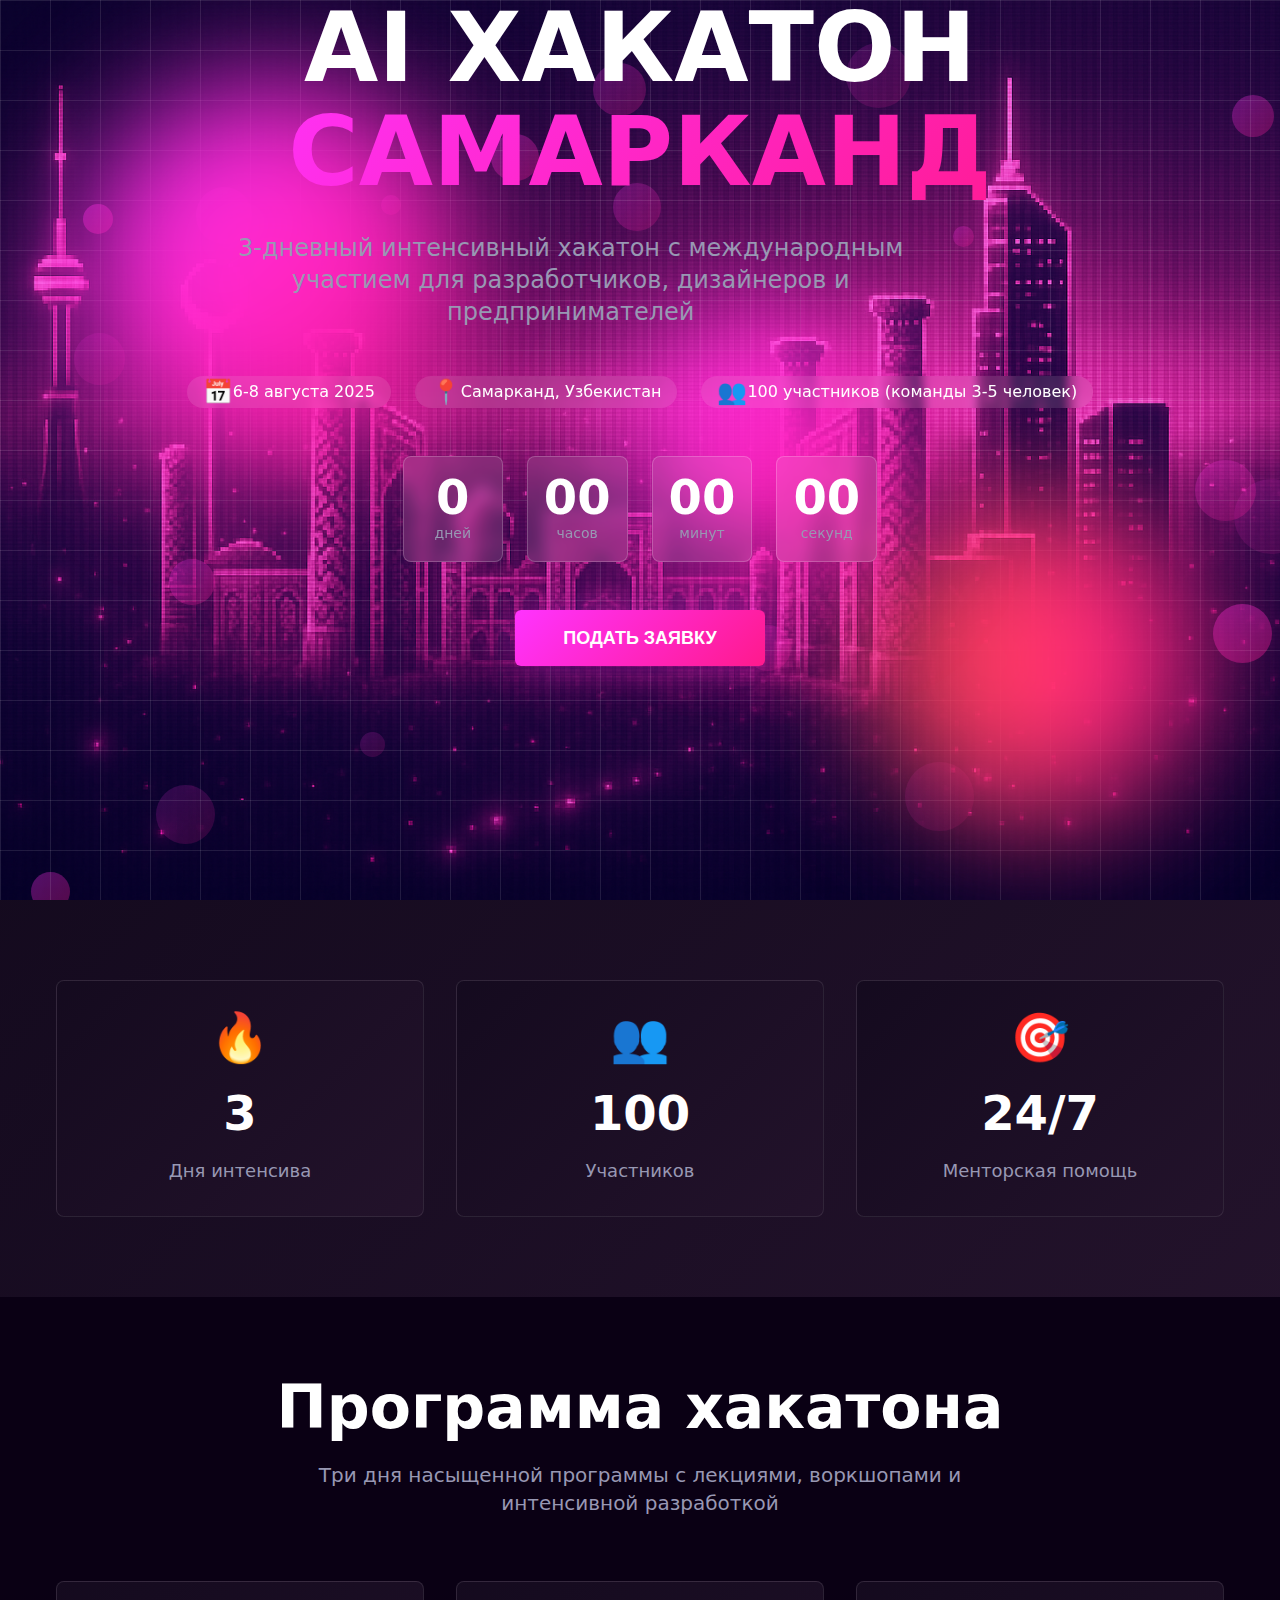
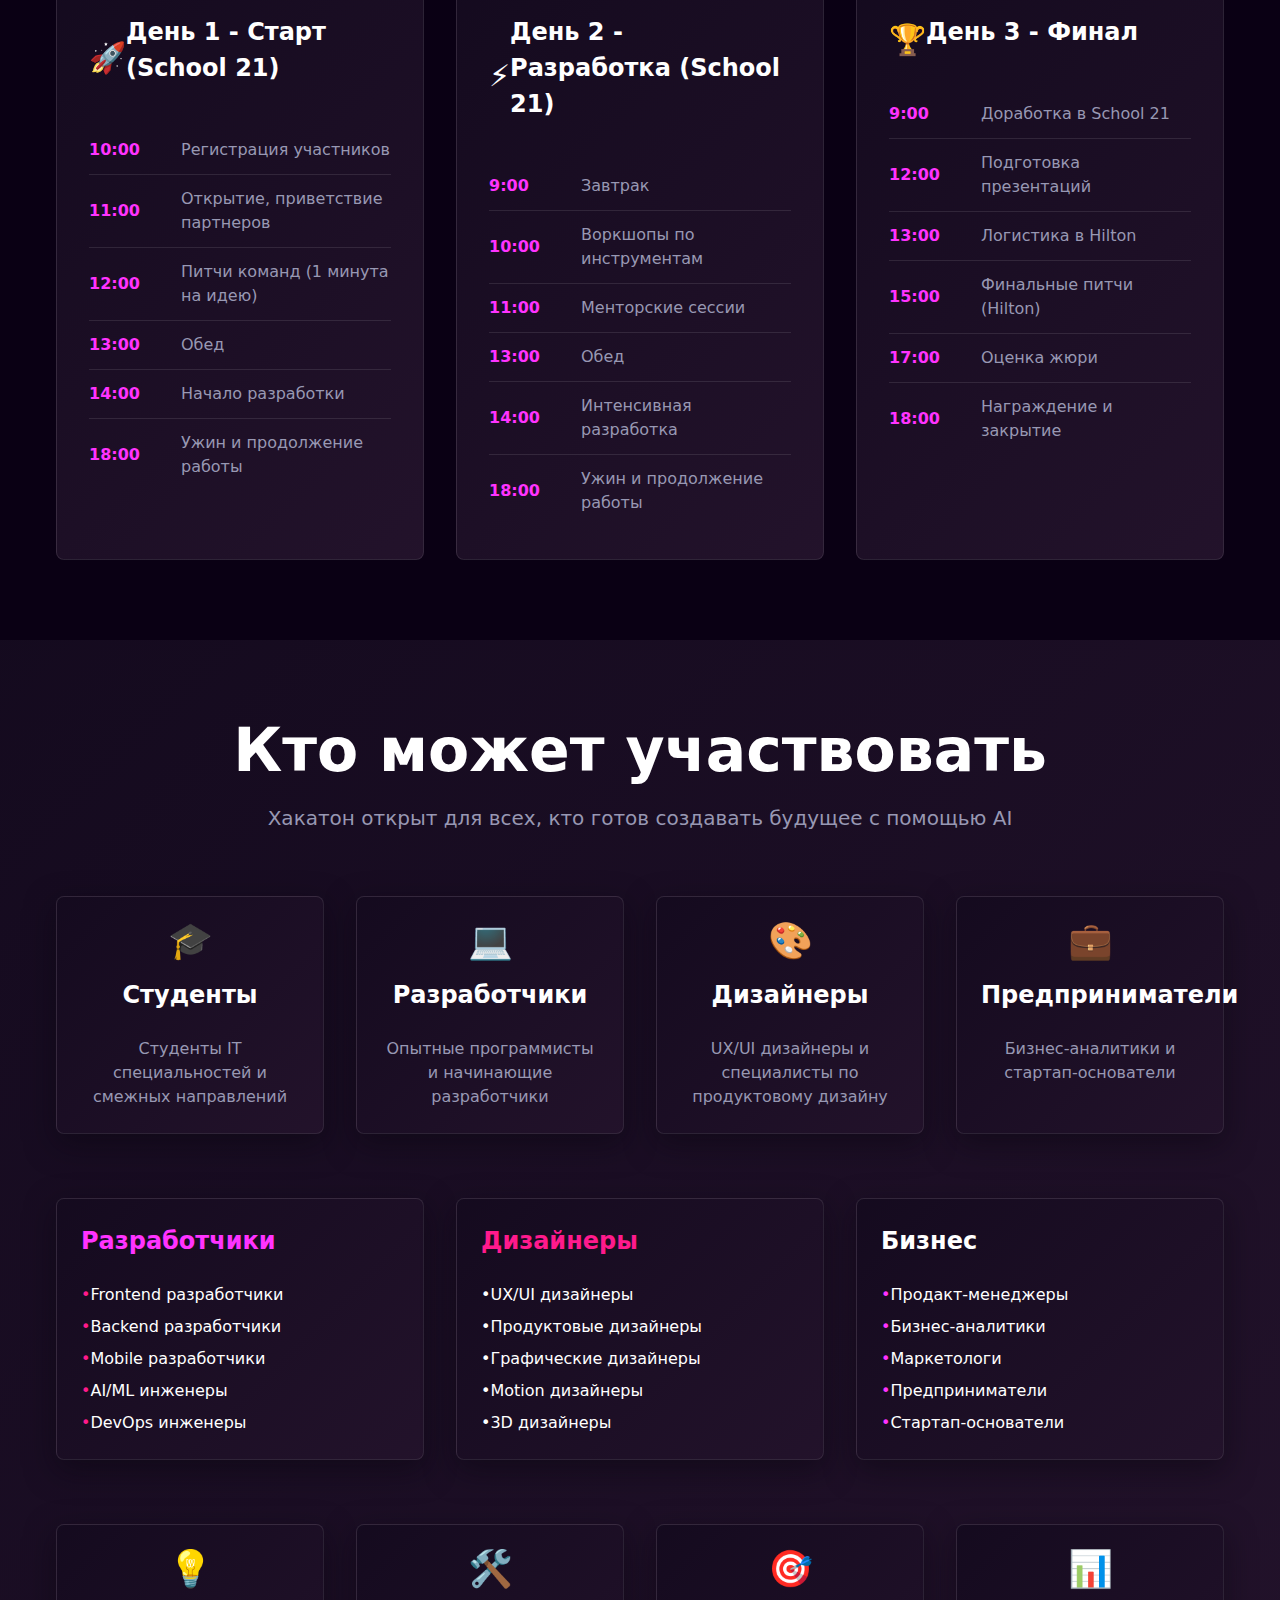
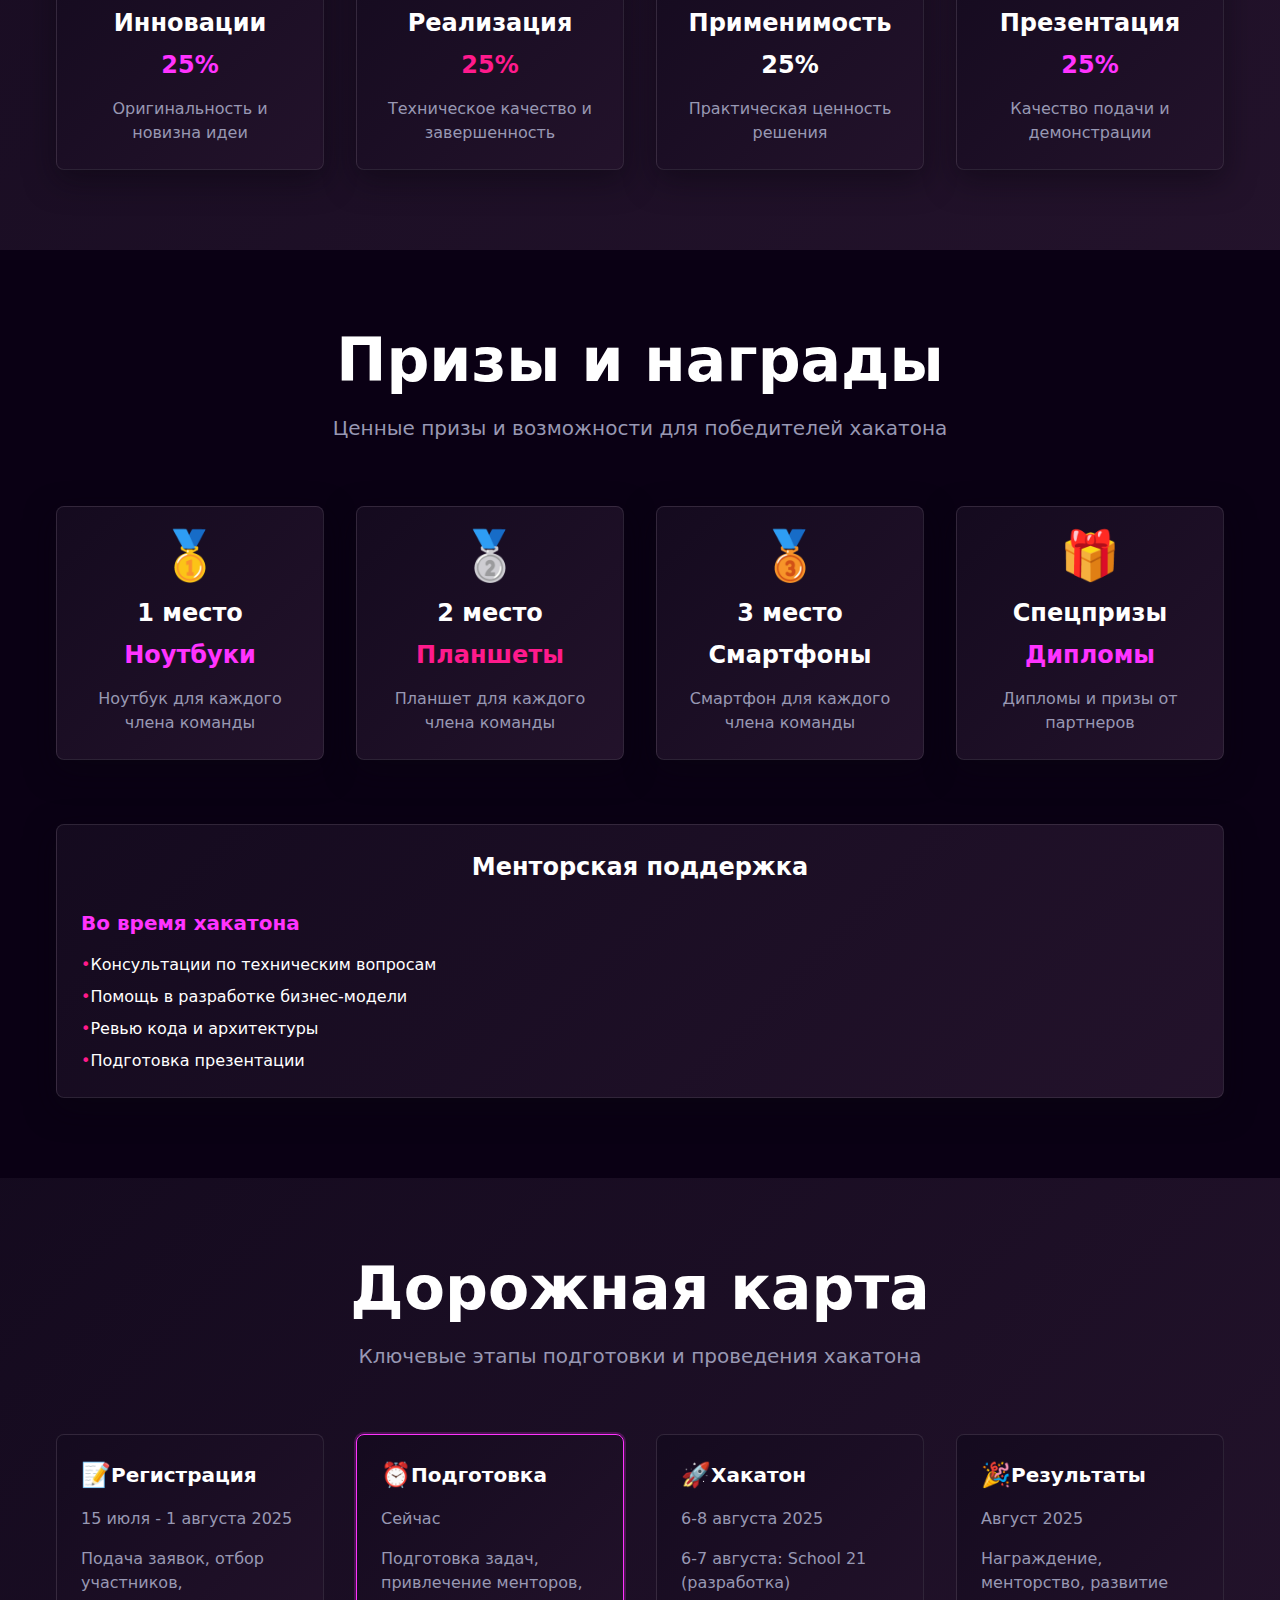
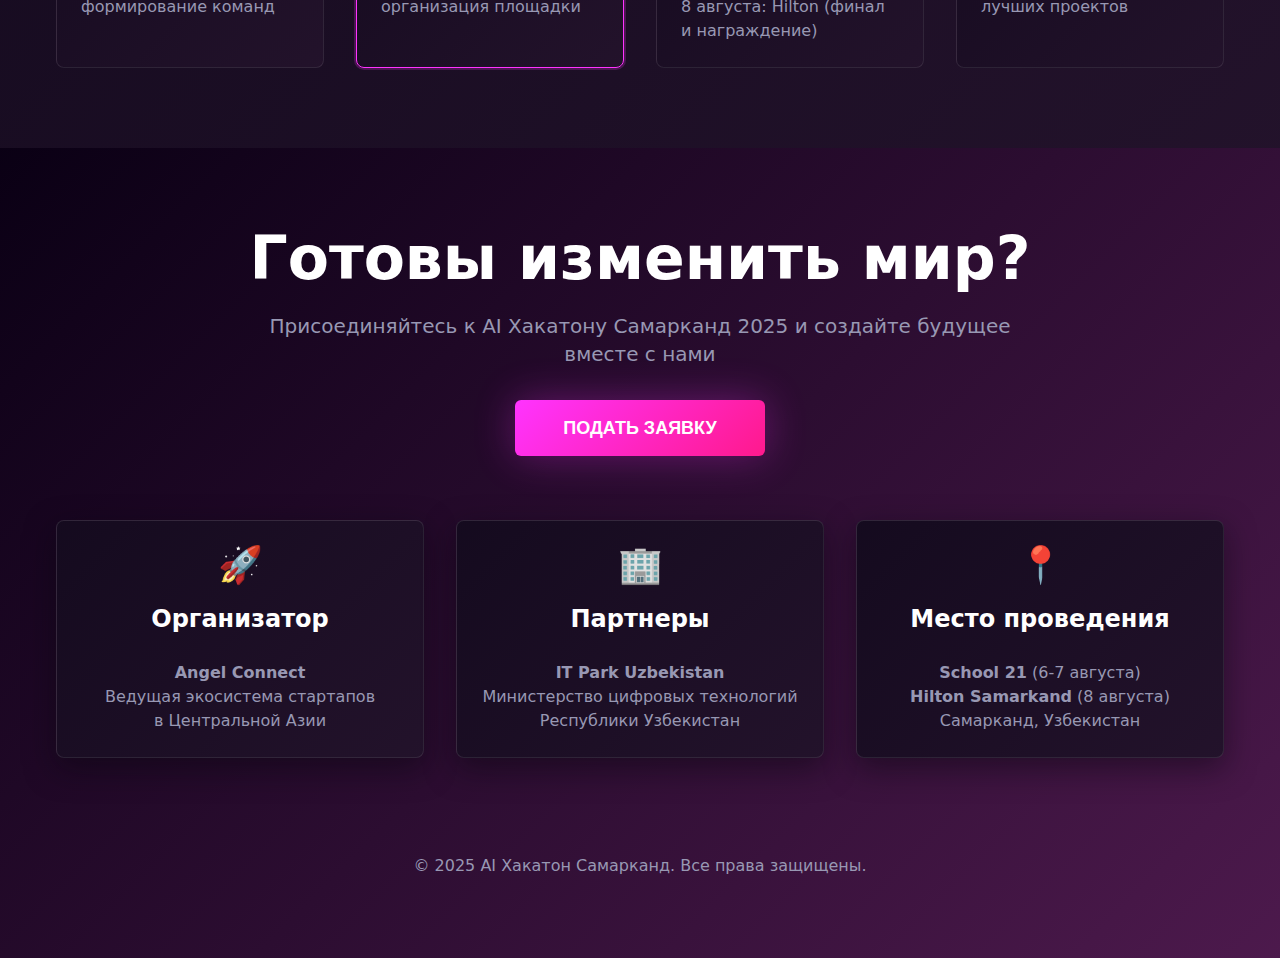
<file: Landing page/index.html>
<!DOCTYPE html>
<html lang="ru">
<head>
    <meta charset="UTF-8">
    <meta name="viewport" content="width=device-width, initial-scale=1.0">
    <title>AI Хакатон Самарканд 2025</title>
    <link rel="stylesheet" href="styles.css">
</head>
<body>
    <!-- Hero Section -->
    <section class="hero-section min-h-screen relative bg-gradient-hero overflow-hidden">
        <!-- Animated Background -->
        <div class="animated-background">
            <div class="absolute inset-0 opacity-30">
                <img src="hackathon-hero-bg.jpg" alt="Hero Background" class="w-full h-full object-cover">
            </div>
            
            <!-- Floating shapes container -->
            <div id="floating-shapes" class="absolute inset-0"></div>
            
            <!-- Grid pattern -->
            <div class="absolute inset-0 opacity-20" style="background-image: linear-gradient(rgba(255,255,255,0.1) 1px, transparent 1px), linear-gradient(90deg, rgba(255,255,255,0.1) 1px, transparent 1px); background-size: 50px 50px;"></div>
            
            <!-- Light rays -->
            <div class="absolute top-20 left-20 w-96 h-96 bg-gradient-primary opacity-20 rounded-full blur-3xl animate-pulse"></div>
            <div class="absolute bottom-20 right-20 w-80 h-80 bg-gradient-accent opacity-15 rounded-full blur-3xl animate-pulse" style="animation-delay: 2s;"></div>
            <div class="absolute top-1/2 left-1/2 transform -translate-x-1/2 -translate-y-1/2 w-64 h-64 bg-gradient-primary opacity-10 rounded-full blur-3xl animate-pulse" style="animation-delay: 4s;"></div>
        </div>
        
        <!-- Content -->
        <div class="relative z-10 container mx-auto px-4 h-full flex flex-col justify-center items-center text-center">
            <div class="animate-fadeIn">
                <h1 class="text-6xl md:text-8xl font-bold mb-8 text-white">
                    AI ХАКАТОН
                    <span class="bg-gradient-text block mt-2">САМАРКАНД</span>
                </h1>
                
                <p class="text-xl md:text-2xl mb-12 text-muted-foreground max-w-3xl">
                    3-дневный интенсивный хакатон с международным участием для разработчиков, дизайнеров и предпринимателей
                </p>
                
                <div class="flex flex-col sm:flex-row gap-6 mb-12 justify-center items-center text-lg">
                    <div class="flex items-center gap-3 text-white bg-white/10 px-4 py-2 rounded-full backdrop-blur-sm">
                        <span class="text-2xl">📅  </span>
                        <span class="font-medium">6-8 августа 2025</span>
                    </div>
                    <div class="flex items-center gap-3 text-white bg-white/10 px-4 py-2 rounded-full backdrop-blur-sm">
                        <span class="text-2xl">📍 </span>
                        <span class="font-medium">Самарканд, Узбекистан</span>
                    </div>
                    <div class="flex items-center gap-3 text-white bg-white/10 px-4 py-2 rounded-full backdrop-blur-sm">
                        <span class="text-2xl">👥 </span>
                        <span class="font-medium">100 участников (команды 3-5 человек)</span>
                    </div>
                </div>
                
                <!-- Countdown Timer -->
                <div class="countdown-timer mb-12">
                    <div class="countdown-item">
                        <span class="countdown-number" id="days">0</span>
                        <span class="countdown-label">дней</span>
                    </div>
                    <div class="countdown-item">
                        <span class="countdown-number" id="hours">00</span>
                        <span class="countdown-label">часов</span>
                    </div>
                    <div class="countdown-item">
                        <span class="countdown-number" id="minutes">00</span>
                        <span class="countdown-label">минут</span>
                    </div>
                    <div class="countdown-item">
                        <span class="countdown-number" id="seconds">00</span>
                        <span class="countdown-label">секунд</span>
                    </div>
                </div>
                
                <div class="flex justify-center">
                    <button class="btn btn-hero" onclick="openModal()">
                        ПОДАТЬ ЗАЯВКУ
                    </button>
                </div>
            </div>
        </div>
    </section>

    <!-- Stats Section -->
    <section class="py-20 bg-gradient-card" id="stats">
        <div class="container mx-auto px-4">
            <div class="grid grid-cols-1 md:grid-cols-3 gap-8">
                <div class="stats-card">
                    <div class="text-5xl mb-4">🔥</div>
                    <div class="stats-number">3</div>
                    <div class="stats-label">Дня интенсива</div>
                </div>
                <div class="stats-card">
                    <div class="text-5xl mb-4">👥</div>
                    <div class="stats-number">100</div>
                    <div class="stats-label">Участников</div>
                </div>
                <div class="stats-card">
                    <div class="text-5xl mb-4">🎯</div>
                    <div class="stats-number">24/7</div>
                    <div class="stats-label">Менторская помощь</div>
                </div>
            </div>
        </div>
    </section>

    <!-- Program Section -->
    <section class="py-20 bg-background" id="program">
        <div class="container mx-auto px-4">
            <div class="text-center mb-16">
                <h2 class="text-4xl md:text-6xl font-bold mb-6 text-white">
                    Программа хакатона
                </h2>
                <p class="text-xl text-muted-foreground max-w-3xl mx-auto">
                    Три дня насыщенной программы с лекциями, воркшопами и интенсивной разработкой
                </p>
            </div>
            
            <div class="grid grid-cols-1 md:grid-cols-3 gap-8">
                <!-- Day 1 -->
                <div class="program-card">
                    <div class="flex items-center gap-3 mb-6">
                        <span class="text-3xl">🚀</span>
                        <h3 class="program-title">День 1 - Старт (School 21)</h3>
                    </div>
                    <ul class="program-schedule">
                        <li>
                            <span class="program-time">10:00</span>
                            <span class="program-event">Регистрация участников</span>
                        </li>
                        <li>
                            <span class="program-time">11:00</span>
                            <span class="program-event">Открытие, приветствие партнеров</span>
                        </li>
                        <li>
                            <span class="program-time">12:00</span>
                            <span class="program-event">Питчи команд (1 минута на идею)</span>
                        </li>
                        <li>
                            <span class="program-time">13:00</span>
                            <span class="program-event">Обед</span>
                        </li>
                        <li>
                            <span class="program-time">14:00</span>
                            <span class="program-event">Начало разработки</span>
                        </li>
                        <li>
                            <span class="program-time">18:00</span>
                            <span class="program-event">Ужин и продолжение работы</span>
                        </li>
                    </ul>
                </div>
                
                <!-- Day 2 -->
                <div class="program-card">
                    <div class="flex items-center gap-3 mb-6">
                        <span class="text-3xl">⚡</span>
                        <h3 class="program-title">День 2 - Разработка (School 21)</h3>
                    </div>
                    <ul class="program-schedule">
                        <li>
                            <span class="program-time">9:00</span>
                            <span class="program-event">Завтрак</span>
                        </li>
                        <li>
                            <span class="program-time">10:00</span>
                            <span class="program-event">Воркшопы по инструментам</span>
                        </li>
                        <li>
                            <span class="program-time">11:00</span>
                            <span class="program-event">Менторские сессии</span>
                        </li>
                        <li>
                            <span class="program-time">13:00</span>
                            <span class="program-event">Обед</span>
                        </li>
                        <li>
                            <span class="program-time">14:00</span>
                            <span class="program-event">Интенсивная разработка</span>
                        </li>
                        <li>
                            <span class="program-time">18:00</span>
                            <span class="program-event">Ужин и продолжение работы</span>
                        </li>
                    </ul>
                </div>
                
                <!-- Day 3 -->
                <div class="program-card">
                    <div class="flex items-center gap-3 mb-6">
                        <span class="text-3xl">🏆</span>
                        <h3 class="program-title">День 3 - Финал</h3>
                    </div>
                    <ul class="program-schedule">
                        <li>
                            <span class="program-time">9:00</span>
                            <span class="program-event">Доработка в School 21</span>
                        </li>
                        <li>
                            <span class="program-time">12:00</span>
                            <span class="program-event">Подготовка презентаций</span>
                        </li>
                        <li>
                            <span class="program-time">13:00</span>
                            <span class="program-event">Логистика в Hilton</span>
                        </li>
                        <li>
                            <span class="program-time">15:00</span>
                            <span class="program-event">Финальные питчи (Hilton)</span>
                        </li>
                        <li>
                            <span class="program-time">17:00</span>
                            <span class="program-event">Оценка жюри</span>
                        </li>
                        <li>
                            <span class="program-time">18:00</span>
                            <span class="program-event">Награждение и закрытие</span>
                        </li>
                    </ul>
                </div>
            </div>
        </div>
    </section>

    <!-- Participants Section -->
    <section class="py-20 bg-gradient-card" id="participants">
        <div class="container mx-auto px-4">
            <div class="text-center mb-16">
                <h2 class="text-4xl md:text-6xl font-bold mb-6 text-white">
                    Кто может участвовать
                </h2>
                <p class="text-xl text-muted-foreground max-w-3xl mx-auto">
                    Хакатон открыт для всех, кто готов создавать будущее с помощью AI
                </p>
            </div>
            
            <!-- Requirements -->
            <div class="grid grid-cols-1 md:grid-cols-2 lg:grid-cols-4 gap-8 mb-16">
                <div class="card text-center">
                    <div class="card-header">
                        <div class="text-4xl mb-4">🎓</div>
                        <h3 class="card-title">Студенты</h3>
                    </div>
                    <div class="card-content">
                        <p class="text-muted-foreground">Студенты IT специальностей и смежных направлений</p>
                    </div>
                </div>
                
                <div class="card text-center">
                    <div class="card-header">
                        <div class="text-4xl mb-4">💻</div>
                        <h3 class="card-title">Разработчики</h3>
                    </div>
                    <div class="card-content">
                        <p class="text-muted-foreground">Опытные программисты и начинающие разработчики</p>
                    </div>
                </div>
                
                <div class="card text-center">
                    <div class="card-header">
                        <div class="text-4xl mb-4">🎨</div>
                        <h3 class="card-title">Дизайнеры</h3>
                    </div>
                    <div class="card-content">
                        <p class="text-muted-foreground">UX/UI дизайнеры и специалисты по продуктовому дизайну</p>
                    </div>
                </div>
                
                <div class="card text-center">
                    <div class="card-header">
                        <div class="text-4xl mb-4">💼</div>
                        <h3 class="card-title">Предприниматели</h3>
                    </div>
                    <div class="card-content">
                        <p class="text-muted-foreground">Бизнес-аналитики и стартап-основатели</p>
                    </div>
                </div>
            </div>
            
            <!-- Teams -->
            <div class="grid grid-cols-1 md:grid-cols-3 gap-8 mb-16">
                <div class="card">
                    <div class="card-header">
                        <h3 class="card-title text-primary">Разработчики</h3>
                    </div>
                    <div class="card-content">
                        <ul class="space-y-2">
                            <li class="flex items-center gap-2">
                                <span class="text-secondary">•</span>
                                <span>Frontend разработчики</span>
                            </li>
                            <li class="flex items-center gap-2">
                                <span class="text-secondary">•</span>
                                <span>Backend разработчики</span>
                            </li>
                            <li class="flex items-center gap-2">
                                <span class="text-secondary">•</span>
                                <span>Mobile разработчики</span>
                            </li>
                            <li class="flex items-center gap-2">
                                <span class="text-secondary">•</span>
                                <span>AI/ML инженеры</span>
                            </li>
                            <li class="flex items-center gap-2">
                                <span class="text-secondary">•</span>
                                <span>DevOps инженеры</span>
                            </li>
                        </ul>
                    </div>
                </div>
                
                <div class="card">
                    <div class="card-header">
                        <h3 class="card-title text-secondary">Дизайнеры</h3>
                    </div>
                    <div class="card-content">
                        <ul class="space-y-2">
                            <li class="flex items-center gap-2">
                                <span class="text-accent">•</span>
                                <span>UX/UI дизайнеры</span>
                            </li>
                            <li class="flex items-center gap-2">
                                <span class="text-accent">•</span>
                                <span>Продуктовые дизайнеры</span>
                            </li>
                            <li class="flex items-center gap-2">
                                <span class="text-accent">•</span>
                                <span>Графические дизайнеры</span>
                            </li>
                            <li class="flex items-center gap-2">
                                <span class="text-accent">•</span>
                                <span>Motion дизайнеры</span>
                            </li>
                            <li class="flex items-center gap-2">
                                <span class="text-accent">•</span>
                                <span>3D дизайнеры</span>
                            </li>
                        </ul>
                    </div>
                </div>
                
                <div class="card">
                    <div class="card-header">
                        <h3 class="card-title text-accent">Бизнес</h3>
                    </div>
                    <div class="card-content">
                        <ul class="space-y-2">
                            <li class="flex items-center gap-2">
                                <span class="text-primary">•</span>
                                <span>Продакт-менеджеры</span>
                            </li>
                            <li class="flex items-center gap-2">
                                <span class="text-primary">•</span>
                                <span>Бизнес-аналитики</span>
                            </li>
                            <li class="flex items-center gap-2">
                                <span class="text-primary">•</span>
                                <span>Маркетологи</span>
                            </li>
                            <li class="flex items-center gap-2">
                                <span class="text-primary">•</span>
                                <span>Предприниматели</span>
                            </li>
                            <li class="flex items-center gap-2">
                                <span class="text-primary">•</span>
                                <span>Стартап-основатели</span>
                            </li>
                        </ul>
                    </div>
                </div>
            </div>
            
            <!-- Criteria -->
            <div class="grid grid-cols-1 md:grid-cols-2 lg:grid-cols-4 gap-8">
                <div class="card text-center">
                    <div class="card-header">
                        <div class="text-4xl mb-4">💡</div>
                        <h3 class="card-title">Инновации</h3>
                        <div class="text-2xl font-bold text-primary">25%</div>
                    </div>
                    <div class="card-content">
                        <p class="text-muted-foreground">Оригинальность и новизна идеи</p>
                    </div>
                </div>
                
                <div class="card text-center">
                    <div class="card-header">
                        <div class="text-4xl mb-4">🛠️</div>
                        <h3 class="card-title">Реализация</h3>
                        <div class="text-2xl font-bold text-secondary">25%</div>
                    </div>
                    <div class="card-content">
                        <p class="text-muted-foreground">Техническое качество и завершенность</p>
                    </div>
                </div>
                
                <div class="card text-center">
                    <div class="card-header">
                        <div class="text-4xl mb-4">🎯</div>
                        <h3 class="card-title">Применимость</h3>
                        <div class="text-2xl font-bold text-accent">25%</div>
                    </div>
                    <div class="card-content">
                        <p class="text-muted-foreground">Практическая ценность решения</p>
                    </div>
                </div>
                
                <div class="card text-center">
                    <div class="card-header">
                        <div class="text-4xl mb-4">📊</div>
                        <h3 class="card-title">Презентация</h3>
                        <div class="text-2xl font-bold text-primary">25%</div>
                    </div>
                    <div class="card-content">
                        <p class="text-muted-foreground">Качество подачи и демонстрации</p>
                    </div>
                </div>
            </div>
        </div>
    </section>

    <!-- Prizes Section -->
    <section class="py-20 bg-background" id="prizes">
        <div class="container mx-auto px-4">
            <div class="text-center mb-16">
                <h2 class="text-4xl md:text-6xl font-bold mb-6 text-white">
                    Призы и награды
                </h2>
                <p class="text-xl text-muted-foreground max-w-3xl mx-auto">
                    Ценные призы и возможности для победителей хакатона
                </p>
            </div>
            
            <div class="grid grid-cols-1 md:grid-cols-2 lg:grid-cols-4 gap-8 mb-16">
                <div class="card text-center">
                    <div class="card-header">
                        <div class="text-5xl mb-4">🥇</div>
                        <h3 class="card-title">1 место</h3>
                        <div class="text-2xl font-bold text-primary mb-2">Ноутбуки</div>
                    </div>
                    <div class="card-content">
                        <p class="text-muted-foreground">Ноутбук для каждого члена команды</p>
                    </div>
                </div>
                
                <div class="card text-center">
                    <div class="card-header">
                        <div class="text-5xl mb-4">🥈</div>
                        <h3 class="card-title">2 место</h3>
                        <div class="text-2xl font-bold text-secondary mb-2">Планшеты</div>
                    </div>
                    <div class="card-content">
                        <p class="text-muted-foreground">Планшет для каждого члена команды</p>
                    </div>
                </div>
                
                <div class="card text-center">
                    <div class="card-header">
                        <div class="text-5xl mb-4">🥉</div>
                        <h3 class="card-title">3 место</h3>
                        <div class="text-2xl font-bold text-accent mb-2">Смартфоны</div>
                    </div>
                    <div class="card-content">
                        <p class="text-muted-foreground">Смартфон для каждого члена команды</p>
                    </div>
                </div>
                
                <div class="card text-center">
                    <div class="card-header">
                        <div class="text-5xl mb-4">🎁</div>
                        <h3 class="card-title">Спецпризы</h3>
                        <div class="text-2xl font-bold text-primary mb-2">Дипломы</div>
                    </div>
                    <div class="card-content">
                        <p class="text-muted-foreground">Дипломы и призы от партнеров</p>
                    </div>
                </div>
            </div>
            
            <div class="card">
                <div class="card-header">
                    <h3 class="card-title text-center">Менторская поддержка</h3>
                </div>
                <div class="card-content">
                    <div class="grid grid-cols-1 md:grid-cols-2 gap-8">
                        <div>
                            <h4 class="text-xl font-semibold mb-4 text-primary">Во время хакатона</h4>
                            <ul class="space-y-2">
                                <li class="flex items-center gap-2">
                                    <span class="text-secondary">•</span>
                                    <span>Консультации по техническим вопросам</span>
                                </li>
                                <li class="flex items-center gap-2">
                                    <span class="text-secondary">•</span>
                                    <span>Помощь в разработке бизнес-модели</span>
                                </li>
                                <li class="flex items-center gap-2">
                                    <span class="text-secondary">•</span>
                                    <span>Ревью кода и архитектуры</span>
                                </li>
                                <li class="flex items-center gap-2">
                                    <span class="text-secondary">•</span>
                                    <span>Подготовка презентации</span>
                                </li>
                            </ul>
                        </div>
                    </div>
                </div>
            </div>
        </div>
    </section>

    <!-- Timeline Section -->
    <section class="py-20 bg-gradient-card" id="timeline">
        <div class="container mx-auto px-4">
            <div class="text-center mb-16">
                <h2 class="text-4xl md:text-6xl font-bold mb-6 text-white">
                    Дорожная карта
                </h2>
                <p class="text-xl text-muted-foreground max-w-3xl mx-auto">
                    Ключевые этапы подготовки и проведения хакатона
                </p>
            </div>
            
            <div class="grid grid-cols-1 md:grid-cols-2 lg:grid-cols-4 gap-8">
                <div class="timeline-item">
                    <div class="flex items-center gap-3 mb-4">
                        <span class="text-2xl">📝</span>
                        <h3 class="text-xl font-semibold">Регистрация</h3>
                    </div>
                    <p class="text-muted-foreground mb-4">15 июля - 1 августа 2025</p>
                    <p class="text-sm text-muted-foreground">
                        Подача заявок, отбор участников, формирование команд
                    </p>
                </div>
                
                <div class="timeline-item active">
                    <div class="flex items-center gap-3 mb-4">
                        <span class="text-2xl">⏰</span>
                        <h3 class="text-xl font-semibold">Подготовка</h3>
                    </div>
                    <p class="text-muted-foreground mb-4">Сейчас</p>
                    <p class="text-sm text-muted-foreground">
                        Подготовка задач, привлечение менторов, организация площадки
                    </p>
                </div>
                
                <div class="timeline-item">
                    <div class="flex items-center gap-3 mb-4">
                        <span class="text-2xl">🚀</span>
                        <h3 class="text-xl font-semibold">Хакатон</h3>
                    </div>
                    <p class="text-muted-foreground mb-4">6-8 августа 2025</p>
                    <p class="text-sm text-muted-foreground">
                        6-7 августа: School 21 (разработка)<br>
                        8 августа: Hilton (финал и награждение)
                    </p>
                </div>
                
                <div class="timeline-item">
                    <div class="flex items-center gap-3 mb-4">
                        <span class="text-2xl">🎉</span>
                        <h3 class="text-xl font-semibold">Результаты</h3>
                    </div>
                    <p class="text-muted-foreground mb-4">Август 2025</p>
                    <p class="text-sm text-muted-foreground">
                        Награждение, менторство, развитие лучших проектов
                    </p>
                </div>
            </div>
        </div>
    </section>

    <!-- Footer Section -->
    <footer class="py-20 bg-gradient-hero" id="footer">
        <div class="container mx-auto px-4">
            <div class="text-center mb-16">
                <h2 class="text-4xl md:text-6xl font-bold mb-6 text-white">
                    Готовы изменить мир?
                </h2>
                <p class="text-xl text-muted-foreground max-w-3xl mx-auto mb-8">
                    Присоединяйтесь к AI Хакатону Самарканд 2025 и создайте будущее вместе с нами
                </p>
                <div class="flex justify-center">
                    <button class="btn btn-hero" onclick="openModal()">
                        ПОДАТЬ ЗАЯВКУ
                    </button>
                </div>
            </div>
            
            <div class="grid grid-cols-1 md:grid-cols-3 gap-8 mb-16">
                <div class="card text-center">
                    <div class="card-header">
                        <div class="text-4xl mb-4">🚀</div>
                        <h3 class="card-title">Организатор</h3>
                    </div>
                    <div class="card-content">
                        <p class="text-muted-foreground">
                            <strong>Angel Connect</strong><br>
                            Ведущая экосистема стартапов<br>
                            в Центральной Азии
                        </p>
                    </div>
                </div>
                
                <div class="card text-center">
                    <div class="card-header">
                        <div class="text-4xl mb-4">🏢</div>
                        <h3 class="card-title">Партнеры</h3>
                    </div>
                    <div class="card-content">
                        <p class="text-muted-foreground">
                            <strong>IT Park Uzbekistan</strong><br>
                            Министерство цифровых технологий<br>
                            Республики Узбекистан
                        </p>
                    </div>
                </div>
                
                <div class="card text-center">
                    <div class="card-header">
                        <div class="text-4xl mb-4">📍</div>
                        <h3 class="card-title">Место проведения</h3>
                    </div>
                    <div class="card-content">
                        <p class="text-muted-foreground">
                            <strong>School 21</strong> (6-7 августа)<br>
                            <strong>Hilton Samarkand</strong> (8 августа)<br>
                            Самарканд, Узбекистан
                        </p>
                    </div>
                </div>
            </div>
            
            <div class="text-center pt-8 border-t border-white/20">
                <p class="text-muted-foreground">
                    © 2025 AI Хакатон Самарканд. Все права защищены.
                </p>
            </div>
        </div>
    </footer>

    <!-- Application Modal -->
    <div id="applicationModal" class="modal-overlay hidden">
        <div class="modal-content">
            <div class="modal-header">
                <h3 class="modal-title">Заявка на участие</h3>
                <button class="modal-close" type="button">
                    <span class="text-2xl">✖️</span>
                </button>
            </div>
            <div class="modal-body">
                <div class="mb-6 p-4 bg-white/5 rounded-lg border border-white/20">
                    <h4 class="text-lg font-semibold mb-2 text-primary">📝 Условия участия</h4>
                    <ul class="text-sm text-muted-foreground space-y-1">
                        <li>• Возраст: от 16 лет</li>
                        <li>• Команды: 3-5 человек</li>
                        <li>• Общий лимит: 100 участников</li>
                        <li>• Отбор заявок: 1-5 августа</li>
                    </ul>
                </div>
                <form id="applicationForm">
                    <div class="form-group">
                        <label class="form-label">Имя и фамилия *</label>
                        <input type="text" class="form-input" name="fullName" required placeholder="Введите ваше имя и фамилию">
                    </div>
                    
                    <div class="form-group">
                        <label class="form-label">Email *</label>
                        <input type="email" class="form-input" name="email" required placeholder="your@email.com">
                    </div>
                    
                    <div class="form-group">
                        <label class="form-label">Телефон *</label>
                        <input type="tel" class="form-input" name="phone" required placeholder="+998 90 123 45 67">
                    </div>
                    
                    <div class="form-group">
                        <label class="form-label">Специализация *</label>
                        <select class="form-input" name="role" required>
                            <option value="">Выберите специализацию</option>
                            <option value="developer">Разработчик</option>
                            <option value="designer">Дизайнер</option>
                            <option value="business">Бизнес-аналитик</option>
                            <option value="manager">Продакт-менеджер</option>
                            <option value="other">Другое</option>
                        </select>
                    </div>
                    
                    <div class="form-group">
                        <label class="form-label">Опыт работы *</label>
                        <select class="form-input" name="experience" required>
                            <option value="">Выберите опыт</option>
                            <option value="student">Студент</option>
                            <option value="junior">Junior (до 2 лет)</option>
                            <option value="middle">Middle (2-5 лет)</option>
                            <option value="senior">Senior (5+ лет)</option>
                        </select>
                    </div>
                    
                    <div class="form-group">
                        <label class="form-label">Компания/Учебное заведение</label>
                        <input type="text" class="form-input" name="company" placeholder="Где вы работаете или учитесь">
                    </div>
                    
                    <div class="form-group">
                        <label class="form-label">Технические навыки *</label>
                        <textarea class="form-input form-textarea" name="skills" required placeholder="Опишите ваши технические навыки и технологии, которыми владеете"></textarea>
                    </div>
                    
                    <div class="form-group">
                        <label class="form-label">Мотивация *</label>
                        <textarea class="form-input form-textarea" name="motivation" required placeholder="Почему вы хотите участвовать в хакатоне?"></textarea>
                    </div>
                    
                    <div class="form-group">
                        <label class="flex items-center gap-2">
                            <input type="checkbox" class="form-checkbox" name="hasProject" onchange="toggleProjectDescription()">
                            <span class="text-sm">У меня есть идея для проекта</span>
                        </label>
                    </div>
                    
                    <div class="form-group hidden" id="projectDescription">
                        <label class="form-label">Описание проекта</label>
                        <textarea class="form-input form-textarea" name="projectIdea" placeholder="Опишите вашу идею проекта"></textarea>
                    </div>
                    
                    <div class="flex gap-4 pt-4">
                        <button type="submit" class="btn btn-hero flex-1">
                            Отправить заявку
                        </button>
                        <button type="button" class="btn btn-glass modal-cancel">
                            Отмена
                        </button>
                    </div>
                </form>
            </div>
        </div>
    </div>

    <script src="script.js"></script>
</body>
</html>
</file>
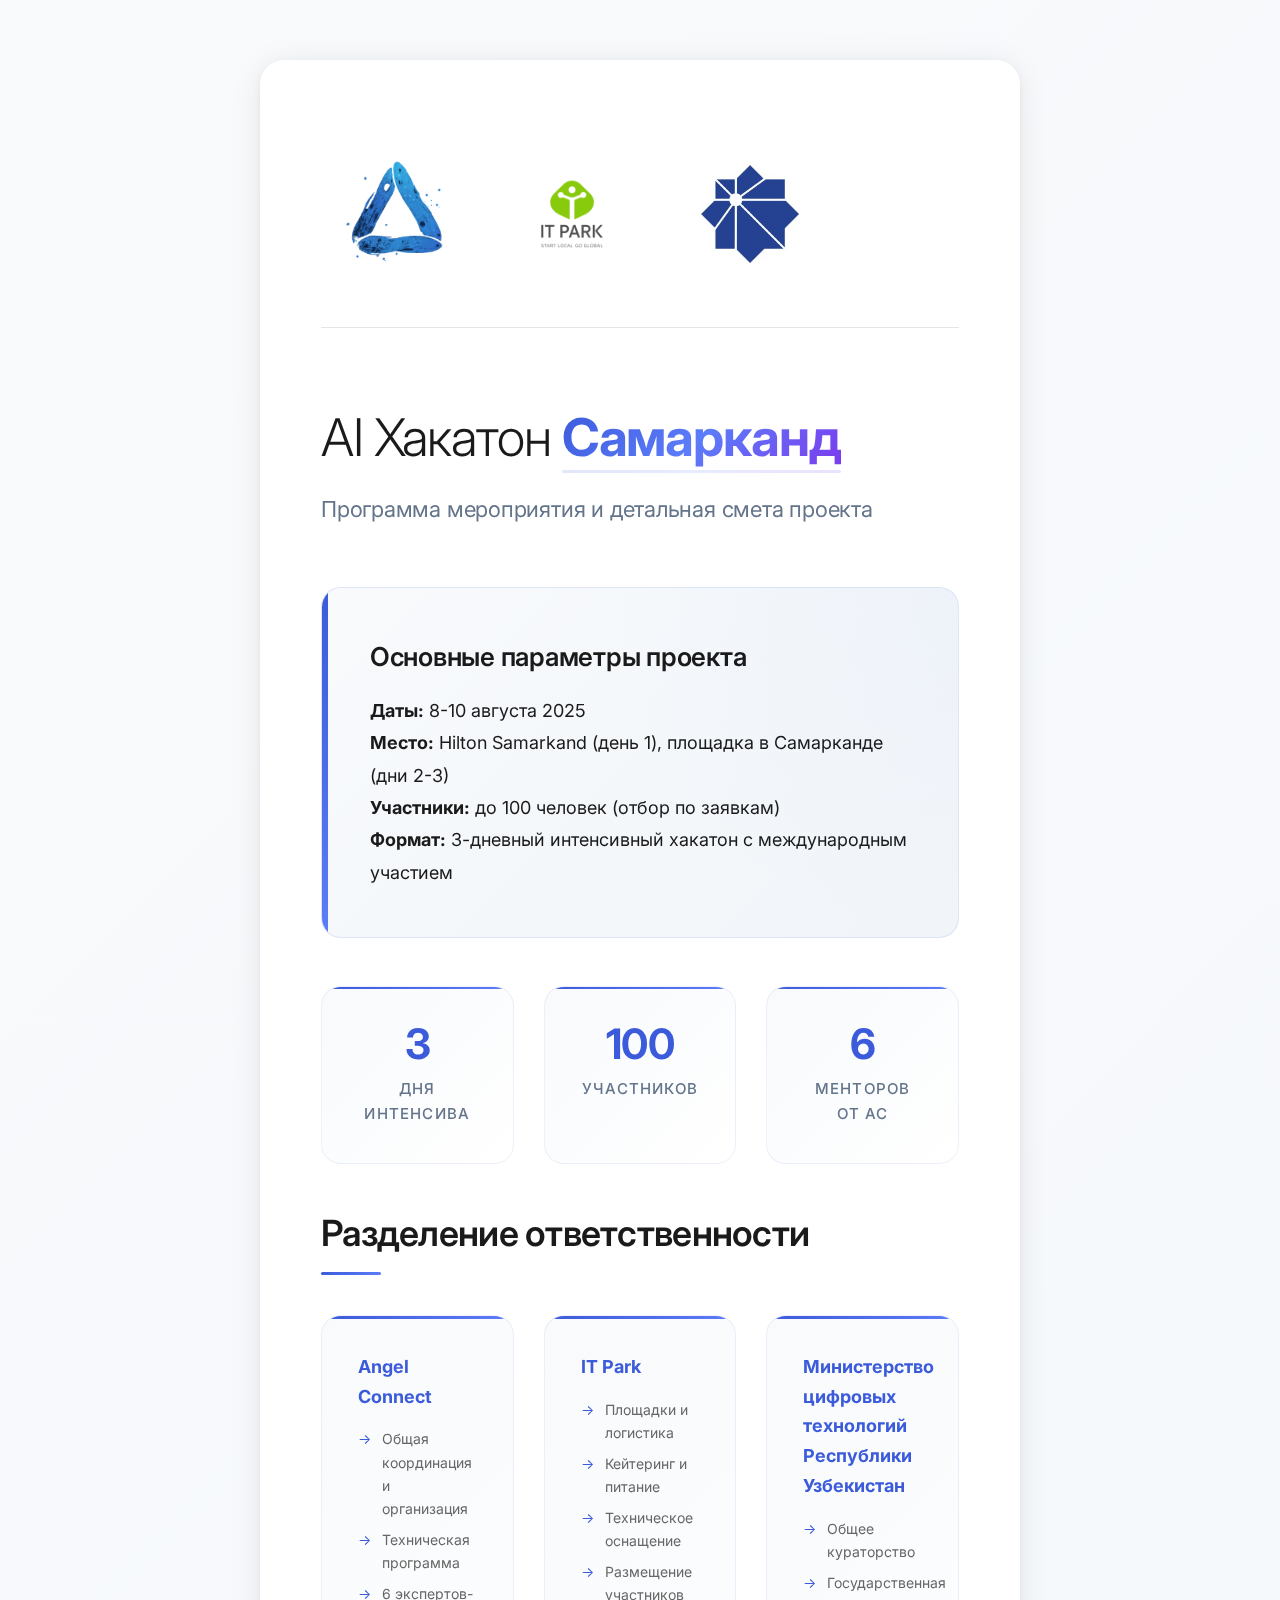
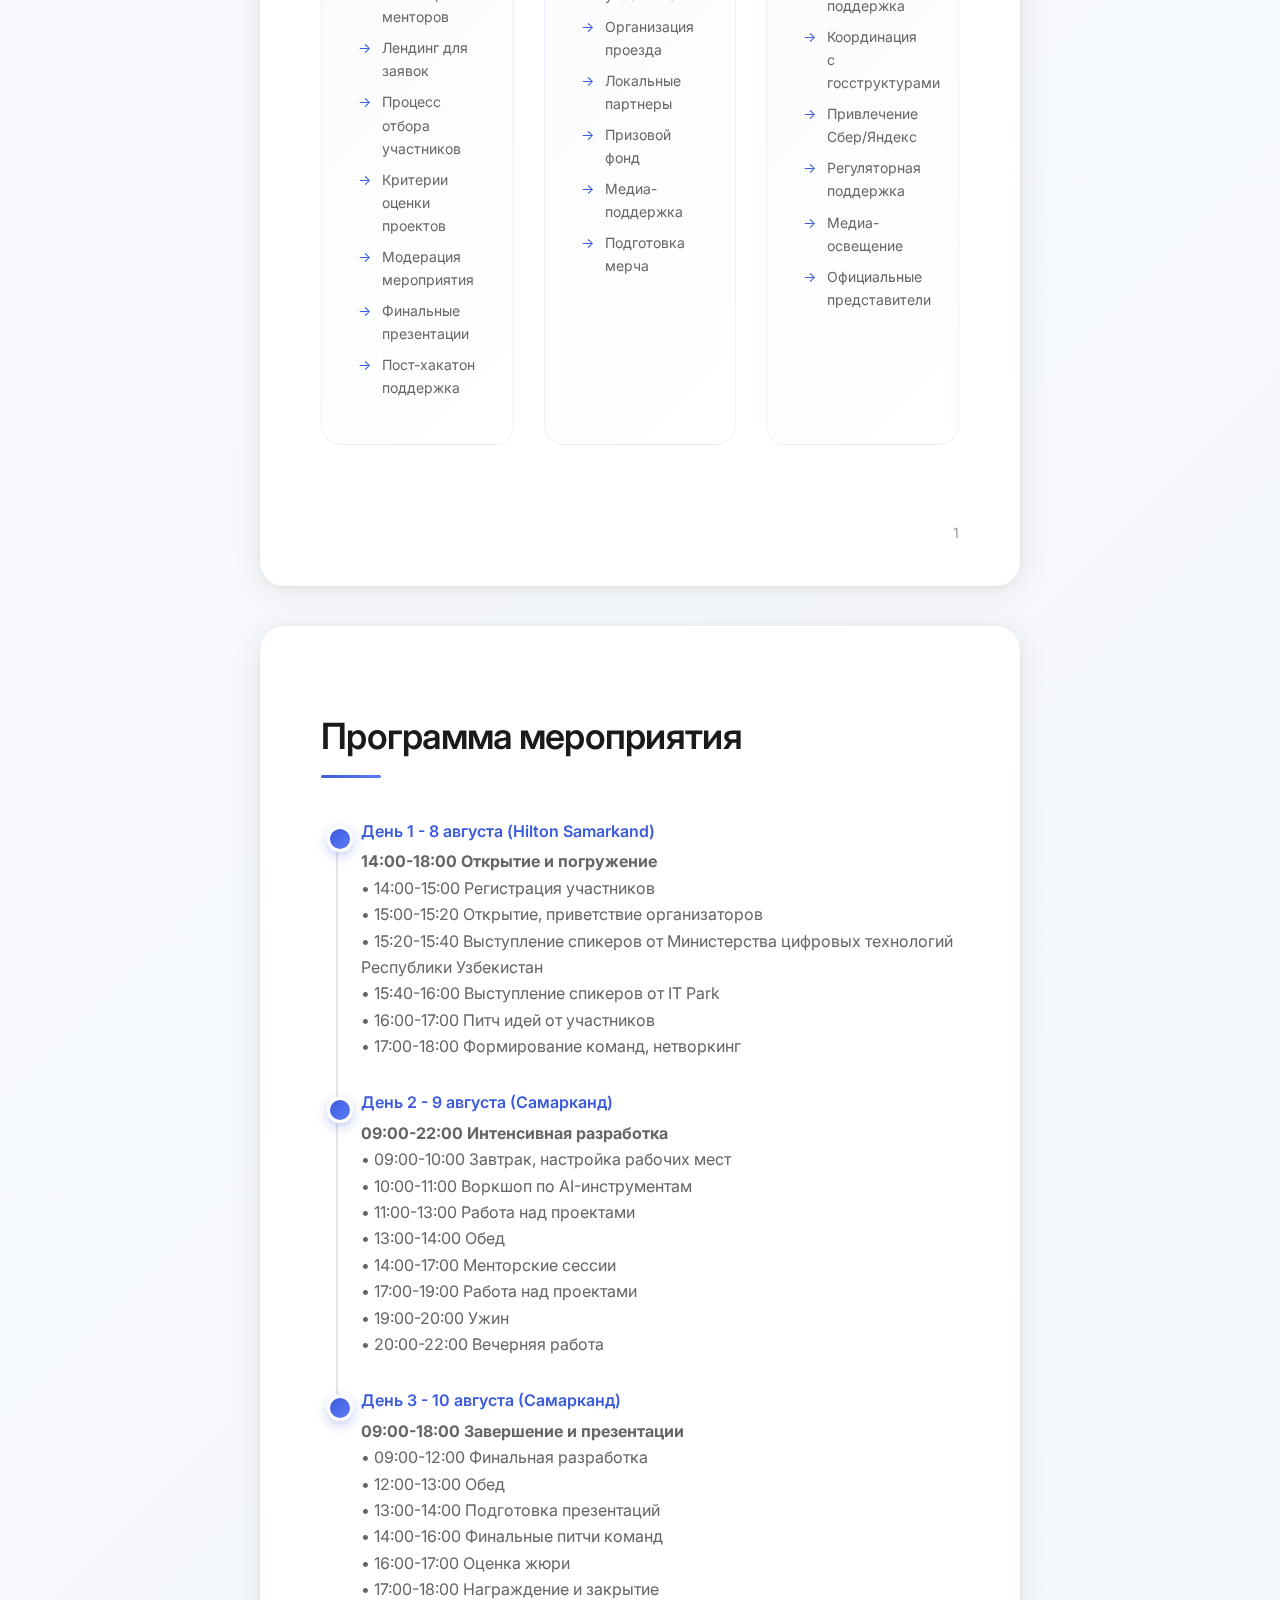
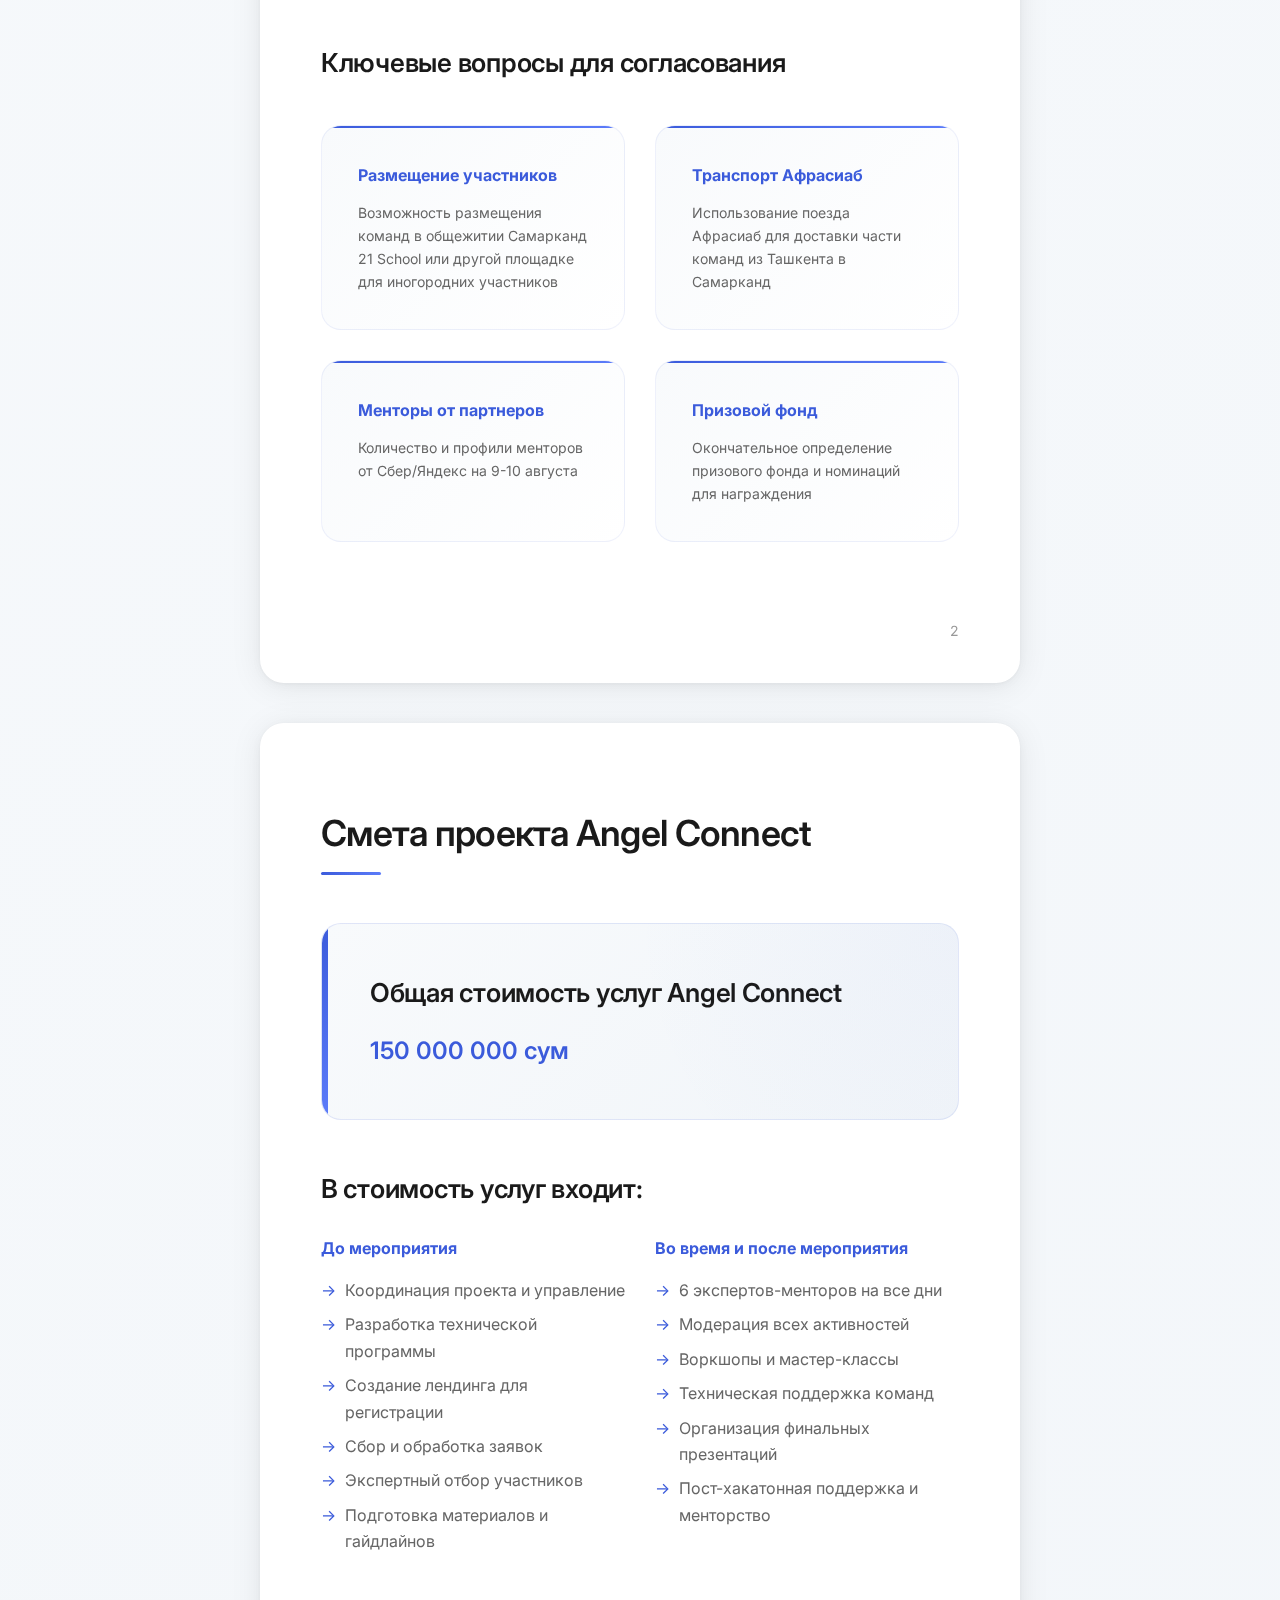
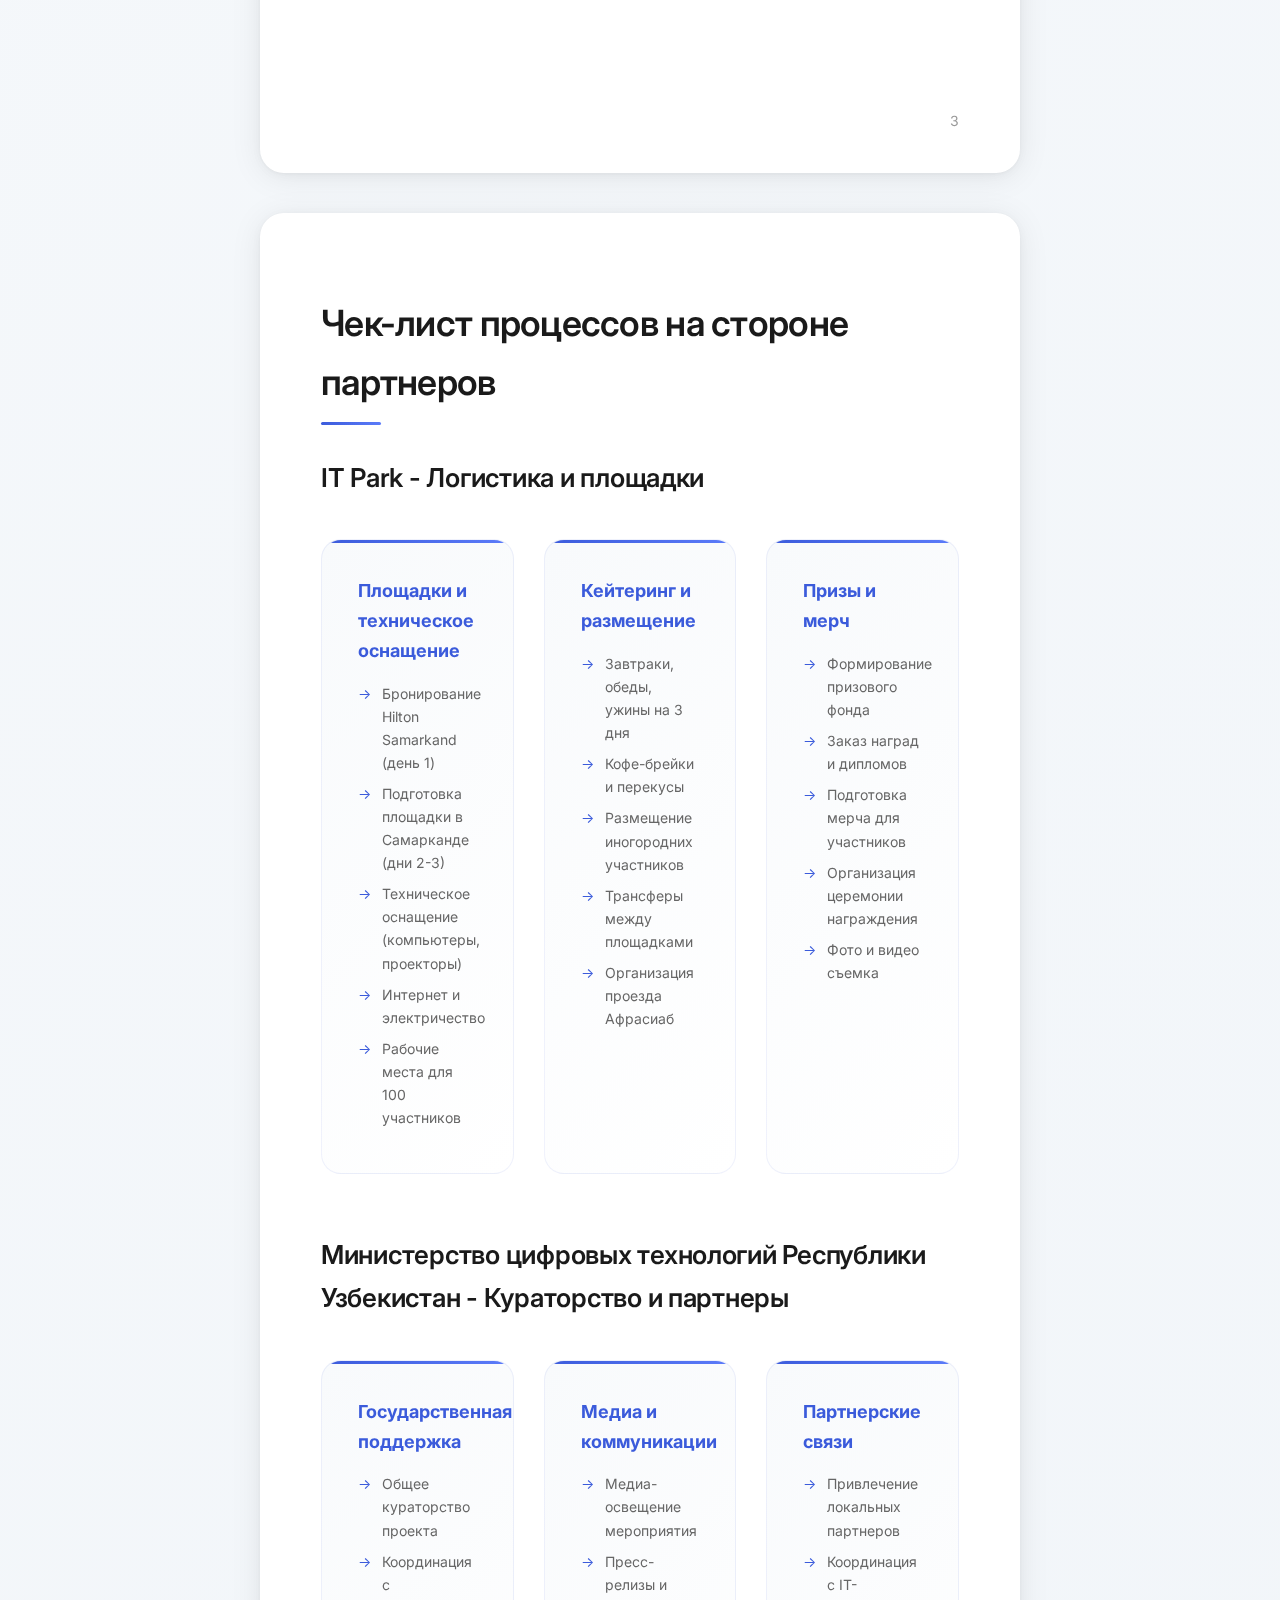
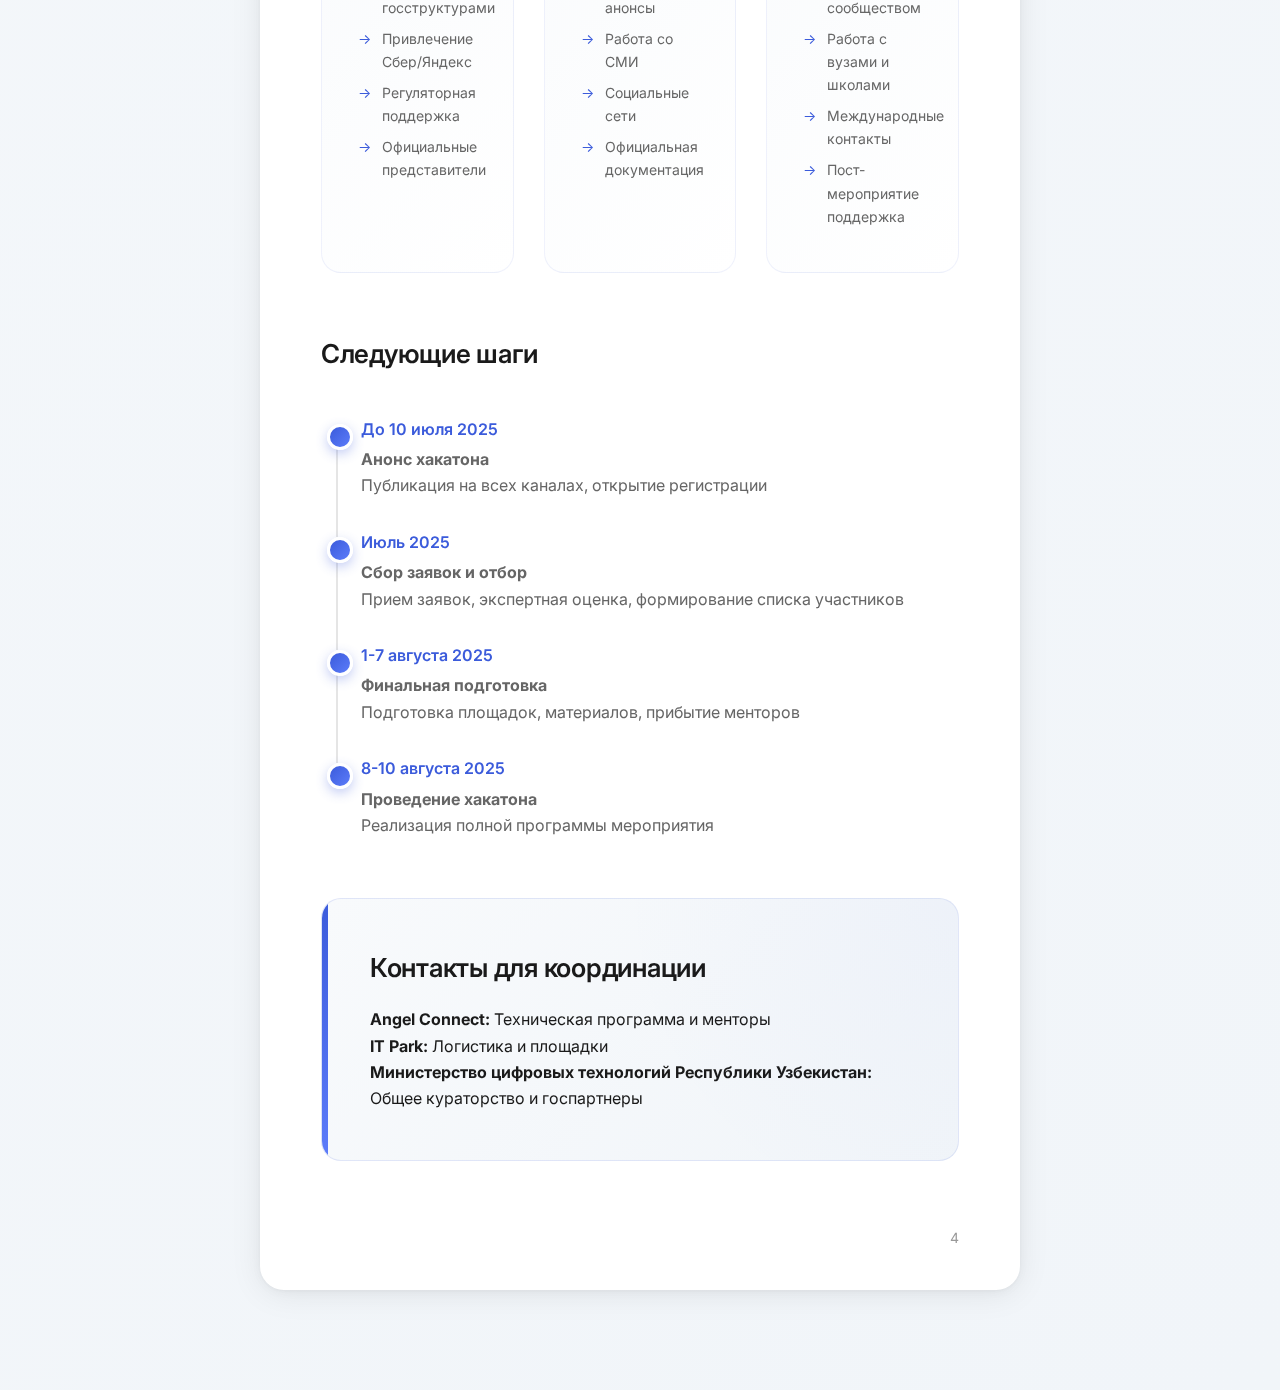
<file: hackathon-program-budget.html>
<!DOCTYPE html>
<html lang="ru">
<head>
    <meta charset="UTF-8">
    <meta name="viewport" content="width=device-width, initial-scale=1.0">
    <title>AI Хакатон Самарканд 2025 | Программа </title>
    <style>
        @import url('https://fonts.googleapis.com/css2?family=Inter:wght@300;400;500;600;700&display=swap');
        * {
            margin: 0;
            padding: 0;
            box-sizing: border-box;
        }

        body {
            font-family: 'Inter', 'SF Pro Display', -apple-system, BlinkMacSystemFont, 'Segoe UI', Roboto, system-ui, sans-serif;
            line-height: 1.65;
            color: #1a1a1a;
            background: linear-gradient(135deg, #f8fafc 0%, #f1f5f9 100%);
            font-feature-settings: 'kern' 1, 'liga' 1, 'calt' 1;
            -webkit-font-smoothing: antialiased;
            -moz-osx-font-smoothing: grayscale;
            text-rendering: optimizeLegibility;
        }

        .container {
            max-width: 800px;
            margin: 0 auto;
            padding: 60px 20px;
        }

        .page {
            background: white;
            border-radius: 24px;
            padding: 80px 60px;
            margin-bottom: 40px;
            box-shadow: 
                0 4px 32px rgba(0, 0, 0, 0.08),
                0 2px 16px rgba(0, 0, 0, 0.04),
                0 1px 4px rgba(0, 0, 0, 0.04);
            min-height: 1050px;
            position: relative;
            border: 1px solid rgba(255, 255, 255, 0.8);
            backdrop-filter: blur(20px);
            transition: all 0.3s cubic-bezier(0.4, 0, 0.2, 1);
        }
        
        .page:hover {
            transform: translateY(-2px);
            box-shadow: 
                0 8px 40px rgba(0, 0, 0, 0.12),
                0 4px 20px rgba(0, 0, 0, 0.06),
                0 2px 8px rgba(0, 0, 0, 0.04);
        }

        .header {
            display: flex;
            justify-content: space-between;
            align-items: center;
            margin-bottom: 80px;
            padding-bottom: 40px;
            border-bottom: 1px solid #e5e5e5;
        }

        .logos {
            display: flex;
            gap: 32px;
            align-items: center;
            flex-wrap: wrap;
            justify-content: center;
        }

        .partner-logo {
            width: 120px;
            height: 120px;
            object-fit: contain;
            border-radius: 16px;
            transition: all 0.3s cubic-bezier(0.4, 0, 0.2, 1);
        }
        
        .logo-container {
            display: flex;
            align-items: center;
            justify-content: center;
            padding: 12px;
            border-radius: 20px;
            background: rgba(255, 255, 255, 0.6);
            backdrop-filter: blur(10px);
            border: 1px solid rgba(255, 255, 255, 0.8);
            transition: all 0.3s cubic-bezier(0.4, 0, 0.2, 1);
        }
        
        .logo-container:hover {
            transform: translateY(-2px);
            box-shadow: 0 8px 25px rgba(59, 91, 219, 0.15);
            background: rgba(255, 255, 255, 0.8);
        }
        
        .logo-container:hover .partner-logo {
            transform: scale(1.05);
        }
        
        .triangle {
            width: 40px;
            height: 40px;
            background: linear-gradient(135deg, #3b5bdb 0%, #5c7cfa 100%);
            clip-path: polygon(50% 0%, 0% 100%, 100% 100%);
        }

        h1 {
            font-size: 52px;
            font-weight: 300;
            line-height: 1.15;
            margin-bottom: 24px;
            color: #1a1a1a;
            letter-spacing: -0.02em;
            font-feature-settings: 'kern' 1, 'liga' 1;
        }

        h1 strong {
            font-weight: 700;
            background: linear-gradient(135deg, #3b5bdb 0%, #5c7cfa 50%, #7c3aed 100%);
            -webkit-background-clip: text;
            -webkit-text-fill-color: transparent;
            background-clip: text;
            position: relative;
        }
        
        h1 strong::after {
            content: '';
            position: absolute;
            bottom: -4px;
            left: 0;
            width: 100%;
            height: 3px;
            background: linear-gradient(135deg, #3b5bdb 0%, #5c7cfa 50%, #7c3aed 100%);
            border-radius: 2px;
            opacity: 0.15;
        }

        .subtitle {
            font-size: 22px;
            color: #64748b;
            margin-bottom: 60px;
            font-weight: 400;
            line-height: 1.6;
            letter-spacing: -0.01em;
        }

        h2 {
            font-size: 36px;
            font-weight: 600;
            margin-bottom: 32px;
            color: #1a1a1a;
            letter-spacing: -0.02em;
            position: relative;
            padding-bottom: 12px;
        }
        
        h2::after {
            content: '';
            position: absolute;
            bottom: 0;
            left: 0;
            width: 60px;
            height: 3px;
            background: linear-gradient(135deg, #3b5bdb 0%, #5c7cfa 100%);
            border-radius: 2px;
        }

        h3 {
            font-size: 26px;
            font-weight: 600;
            margin-bottom: 24px;
            color: #1a1a1a;
            letter-spacing: -0.01em;
        }

        .section {
            margin-bottom: 60px;
        }

        .highlight-box {
            background: linear-gradient(135deg, #f8fafc 0%, #f1f5f9 100%);
            border-radius: 20px;
            padding: 48px;
            margin: 48px 0;
            border: 1px solid rgba(59, 91, 219, 0.12);
            position: relative;
            overflow: hidden;
        }
        
        .highlight-box::before {
            content: '';
            position: absolute;
            top: 0;
            left: 0;
            width: 6px;
            height: 100%;
            background: linear-gradient(135deg, #3b5bdb 0%, #5c7cfa 100%);
            border-radius: 0 3px 3px 0;
        }
        
        .highlight-box::after {
            content: '';
            position: absolute;
            top: 0;
            right: 0;
            width: 100%;
            height: 100%;
            background: radial-gradient(circle at top right, rgba(59, 91, 219, 0.03) 0%, transparent 50%);
            pointer-events: none;
        }

        .stats {
            display: grid;
            grid-template-columns: repeat(3, 1fr);
            gap: 30px;
            margin: 40px 0;
        }

        .stat-card {
            background: linear-gradient(135deg, #f8fafc 0%, #ffffff 100%);
            border-radius: 20px;
            padding: 36px;
            text-align: center;
            border: 1px solid rgba(59, 91, 219, 0.08);
            transition: all 0.3s cubic-bezier(0.4, 0, 0.2, 1);
            position: relative;
            overflow: hidden;
        }
        
        .stat-card::before {
            content: '';
            position: absolute;
            top: 0;
            left: 0;
            width: 100%;
            height: 2px;
            background: linear-gradient(135deg, #3b5bdb 0%, #5c7cfa 100%);
        }
        
        .stat-card:hover {
            transform: translateY(-4px);
            box-shadow: 0 12px 32px rgba(59, 91, 219, 0.15);
            border-color: rgba(59, 91, 219, 0.2);
        }

        .stat-number {
            font-size: 42px;
            font-weight: 700;
            color: #3b5bdb;
            margin-bottom: 12px;
            letter-spacing: -0.02em;
            line-height: 1;
        }

        .stat-label {
            font-size: 15px;
            color: #64748b;
            text-transform: uppercase;
            letter-spacing: 1.2px;
            font-weight: 500;
        }

        .timeline {
            margin: 40px 0;
        }

        .timeline-item {
            display: flex;
            align-items: flex-start;
            margin-bottom: 30px;
            position: relative;
            padding-left: 40px;
        }

        .timeline-item::before {
            content: '';
            position: absolute;
            left: 6px;
            top: 8px;
            width: 20px;
            height: 20px;
            border-radius: 50%;
            background: linear-gradient(135deg, #3b5bdb 0%, #5c7cfa 100%);
            box-shadow: 0 4px 12px rgba(59, 91, 219, 0.3);
            border: 3px solid white;
            z-index: 10;
        }

        .timeline-item::after {
            content: '';
            position: absolute;
            left: 15px;
            top: 24px;
            width: 2px;
            height: calc(100% + 14px);
            background: #e5e5e5;
        }

        .timeline-item:last-child::after {
            display: none;
        }

        .timeline-content {
            flex: 1;
        }

        .timeline-time {
            font-weight: 600;
            color: #3b5bdb;
            margin-bottom: 4px;
        }

        .timeline-text {
            color: #666;
        }

        .budget-table {
            width: 100%;
            border-collapse: collapse;
            margin: 30px 0;
            font-size: 16px;
            border-radius: 12px;
            overflow: hidden;
            box-shadow: 0 4px 16px rgba(0, 0, 0, 0.06);
        }

        .budget-table th,
        .budget-table td {
            padding: 18px;
            text-align: left;
            border-bottom: 1px solid rgba(226, 232, 240, 0.6);
        }

        .budget-table th {
            background: linear-gradient(135deg, #f8fafc 0%, #f1f5f9 100%);
            font-weight: 600;
            color: #3b5bdb;
            position: relative;
        }
        
        .budget-table th::after {
            content: '';
            position: absolute;
            bottom: 0;
            left: 0;
            width: 100%;
            height: 2px;
            background: linear-gradient(135deg, #3b5bdb 0%, #5c7cfa 100%);
        }

        .budget-table .total-row {
            background: linear-gradient(135deg, #f8fafc 0%, #f1f5f9 100%);
            font-weight: 600;
            border-top: 2px solid #3b5bdb;
        }

        .responsibilities {
            display: grid;
            grid-template-columns: repeat(3, 1fr);
            gap: 30px;
            margin: 40px 0;
        }

        .responsibility-card {
            background: linear-gradient(135deg, #f8fafc 0%, #ffffff 100%);
            border-radius: 20px;
            padding: 36px;
            border: 1px solid rgba(59, 91, 219, 0.08);
            transition: all 0.3s cubic-bezier(0.4, 0, 0.2, 1);
            position: relative;
            overflow: hidden;
        }
        
        .responsibility-card::before {
            content: '';
            position: absolute;
            top: 0;
            left: 0;
            width: 100%;
            height: 3px;
            background: linear-gradient(135deg, #3b5bdb 0%, #5c7cfa 100%);
        }
        
        .responsibility-card:hover {
            transform: translateY(-2px);
            box-shadow: 0 8px 25px rgba(59, 91, 219, 0.12);
            border-color: rgba(59, 91, 219, 0.15);
        }

        .responsibility-card h4 {
            color: #3b5bdb;
            margin-bottom: 16px;
            font-size: 18px;
        }

        .responsibility-card ul {
            list-style: none;
            padding: 0;
        }

        .responsibility-card li {
            position: relative;
            padding-left: 24px;
            margin-bottom: 8px;
            color: #666;
            font-size: 14px;
        }

        .responsibility-card li::before {
            content: '→';
            position: absolute;
            left: 0;
            color: #3b5bdb;
        }

        .page-number {
            position: absolute;
            bottom: 40px;
            right: 60px;
            color: #999;
            font-size: 14px;
        }

        .questions-grid {
            display: grid;
            grid-template-columns: repeat(2, 1fr);
            gap: 30px;
            margin: 40px 0;
        }

        .question-card {
            background: linear-gradient(135deg, #f8fafc 0%, #ffffff 100%);
            border-radius: 20px;
            padding: 36px;
            border: 1px solid rgba(59, 91, 219, 0.08);
            transition: all 0.3s cubic-bezier(0.4, 0, 0.2, 1);
            position: relative;
            overflow: hidden;
        }
        
        .question-card::before {
            content: '';
            position: absolute;
            top: 0;
            left: 0;
            width: 100%;
            height: 2px;
            background: linear-gradient(135deg, #3b5bdb 0%, #5c7cfa 100%);
        }
        
        .question-card:hover {
            transform: translateY(-2px);
            box-shadow: 0 8px 25px rgba(59, 91, 219, 0.12);
            border-color: rgba(59, 91, 219, 0.15);
        }

        .question-card h4 {
            color: #3b5bdb;
            margin-bottom: 12px;
            font-size: 16px;
        }

        .question-card p {
            color: #666;
            font-size: 14px;
        }

        @media print {
            * {
                -webkit-print-color-adjust: exact !important;
                color-adjust: exact !important;
                print-color-adjust: exact !important;
            }
            body {
                background: white !important;
                margin: 0;
                padding: 0;
                font-size: 11pt;
                line-height: 1.4;
            }
            .container {
                max-width: none;
                margin: 0;
                padding: 0 !important;
            }
            .page {
                page-break-after: always;
                page-break-inside: avoid;
                box-shadow: none;
                margin: 0;
                padding: 3cm 2.5cm;
                border-radius: 0;
                min-height: calc(297mm - 6cm);
                height: auto;
                background: white !important;
                break-inside: avoid;
                border: none;
                backdrop-filter: none;
                transform: none !important;
                transition: none !important;
            }
            .page:first-child {
                page-break-before: auto;
            }
            .section, .highlight-box, .responsibilities, .stats, .timeline, .questions-grid, .budget-table, .header, .page-header {
                page-break-inside: avoid;
                break-inside: avoid;
            }
            .highlight-box {
                margin-bottom: 40px !important;
            }
            .responsibility-card, .stat-card, .question-card {
                page-break-inside: avoid;
                break-inside: avoid;
                margin-bottom: 32px !important;
                width: 100% !important;
                box-sizing: border-box;
            }
            h2, h3, h4 {
                page-break-after: avoid;
                break-after: avoid;
                page-break-inside: avoid;
                break-inside: avoid;
            }
            .section {
                margin-bottom: 40px !important;
            }
            .partner-logo {
                width: 32pt;
                height: 32pt;
            }
            .page-number {
                position: fixed;
                bottom: 1cm;
                right: 2.5cm;
                font-size: 9pt;
            }
            @page {
                size: A4 portrait;
                margin: 2cm 2.5cm;
            }
            @page :first {
                margin-top: 3cm;
            }
        }

        @media screen and (max-width: 1024px) {
            .container {
                padding: 40px 20px;
            }
            
            .page {
                padding: 60px 40px;
                margin-bottom: 30px;
            }
            
            .stats,
            .responsibilities {
                grid-template-columns: repeat(2, 1fr);
                gap: 24px;
            }
            
            .questions-grid {
                grid-template-columns: 1fr;
                gap: 24px;
            }
        }
        
        @media screen and (max-width: 768px) {
            .container {
                padding: 20px 16px;
            }
            
            .page {
                padding: 40px 24px;
                margin-bottom: 20px;
                border-radius: 16px;
                min-height: auto;
            }
            
            .header {
                flex-direction: column;
                gap: 24px;
                margin-bottom: 40px;
                padding-bottom: 24px;
                text-align: center;
            }
            
            .logos {
                gap: 24px;
                flex-wrap: wrap;
                justify-content: center;
            }
            
            .partner-logo {
                width: 80px;
                height: 80px;
            }
            
            h1 {
                font-size: 36px;
                line-height: 1.25;
                margin-bottom: 20px;
            }
            
            h2 {
                font-size: 28px;
                margin-bottom: 24px;
            }
            
            h3 {
                font-size: 22px;
                margin-bottom: 20px;
            }
            
            .subtitle {
                font-size: 18px;
                margin-bottom: 40px;
            }
            
            .stats,
            .responsibilities,
            .questions-grid {
                grid-template-columns: 1fr;
                gap: 20px;
            }
            
            .stat-card,
            .responsibility-card,
            .question-card {
                padding: 28px;
            }
            
            .highlight-box {
                padding: 32px;
                margin: 32px 0;
            }
            
            .budget-table {
                font-size: 14px;
                display: block;
                overflow-x: auto;
                white-space: nowrap;
            }
            
            .budget-table th,
            .budget-table td {
                padding: 12px 8px;
                min-width: 120px;
            }
            
            .timeline-item {
                padding-left: 30px;
            }
            
            .timeline-item::before {
                left: 4px;
                width: 16px;
                height: 16px;
            }
            
            .timeline-item::after {
                left: 11px;
            }
        }
        
        @media screen and (max-width: 480px) {
            .container {
                padding: 16px 12px;
            }
            
            .page {
                padding: 32px 20px;
                margin-bottom: 16px;
                border-radius: 12px;
            }
            
            h1 {
                font-size: 28px;
                line-height: 1.3;
            }
            
            h2 {
                font-size: 24px;
            }
            
            h3 {
                font-size: 20px;
            }
            
            .subtitle {
                font-size: 16px;
            }
            
            .stat-card,
            .responsibility-card,
            .question-card {
                padding: 24px;
            }
            
            .highlight-box {
                padding: 28px;
            }
            
            .budget-table th,
            .budget-table td {
                padding: 10px 6px;
                font-size: 13px;
                min-width: 100px;
            }
        }
    </style>
</head>
<body>
    <div class="container">
        <!-- Страница 1 - Титульная и основная информация -->
        <div class="page">
            <div class="header">
                <div class="logos">
                    <div class="logo-container">
                        <img src="Screenshot at Jun 11 15-49-12.png" alt="Angel Connect Logo" class="partner-logo">
                    </div>
                    <div class="logo-container">
                        <img src="Screenshot at Jul 02 16-44-49.png" alt="IT Park Logo" class="partner-logo">
                    </div>
                    <div class="logo-container">
                        <img src="1657015867826.jpeg" alt="Министерство цифровых технологий Республики Узбекистан Logo" class="partner-logo">
                    </div>
                </div>
            </div>

            <h1>AI Хакатон <strong>Самарканд</strong></h1>
            <p class="subtitle">Программа мероприятия и детальная смета проекта</p>

            <div class="highlight-box">
                <h3 style="margin-bottom: 16px;">Основные параметры проекта</h3>
                <p style="font-size: 18px; line-height: 1.8;">
                    <strong>Даты:</strong> 8-10 августа 2025<br>
                    <strong>Место:</strong> Hilton Samarkand (день 1), площадка в Самарканде (дни 2-3)<br>
                    <strong>Участники:</strong> до 100 человек (отбор по заявкам)<br>
                    <strong>Формат:</strong> 3-дневный интенсивный хакатон с международным участием
                </p>
            </div>

            <div class="stats">
                <div class="stat-card">
                    <div class="stat-number">3</div>
                    <div class="stat-label">Дня интенсива</div>
                </div>
                <div class="stat-card">
                    <div class="stat-number">100</div>
                    <div class="stat-label">Участников</div>
                </div>
                <div class="stat-card">
                    <div class="stat-number">6</div>
                    <div class="stat-label">Менторов от AC</div>
                </div>
            </div>

            <div class="section">
                <h2>Разделение ответственности</h2>
                <div class="responsibilities">
                    <div class="responsibility-card">
                        <h4>Angel Connect</h4>
                        <ul>
                            <li>Общая координация и организация</li>
                            <li>Техническая программа</li>
                            <li>6 экспертов-менторов</li>
                            <li>Лендинг для заявок</li>
                            <li>Процесс отбора участников</li>
                            <li>Критерии оценки проектов</li>
                            <li>Модерация мероприятия</li>
                            <li>Финальные презентации</li>
                            <li>Пост-хакатон поддержка</li>
                        </ul>
                    </div>
                    <div class="responsibility-card">
                        <h4>IT Park</h4>
                        <ul>
                            <li>Площадки и логистика</li>
                            <li>Кейтеринг и питание</li>
                            <li>Техническое оснащение</li>
                            <li>Размещение участников</li>
                            <li>Организация проезда</li>
                            <li>Локальные партнеры</li>
                            <li>Призовой фонд</li>
                            <li>Медиа-поддержка</li>
                            <li>Подготовка мерча</li>
                        </ul>
                    </div>
                    <div class="responsibility-card">
                        <h4>Министерство цифровых технологий Республики Узбекистан</h4>
                        <ul>
                            <li>Общее кураторство</li>
                            <li>Государственная поддержка</li>
                            <li>Координация с госструктурами</li>
                            <li>Привлечение Сбер/Яндекс</li>
                            <li>Регуляторная поддержка</li>
                            <li>Медиа-освещение</li>
                            <li>Официальные представители</li>
                        </ul>
                    </div>
                </div>
            </div>

            <span class="page-number">1</span>
        </div>

        <!-- Страница 2 - Программа мероприятия -->
        <div class="page">
            <h2>Программа мероприятия</h2>
            
            <div class="timeline">
                <div class="timeline-item">
                    <div class="timeline-content">
                        <div class="timeline-time">День 1 - 8 августа (Hilton Samarkand)</div>
                        <div class="timeline-text">
                            <strong>14:00-18:00 Открытие и погружение</strong><br>
                            • 14:00-15:00 Регистрация участников<br>
                            • 15:00-15:20 Открытие, приветствие организаторов<br>
                            • 15:20-15:40 Выступление спикеров от Министерства цифровых технологий Республики Узбекистан<br>
                            • 15:40-16:00 Выступление спикеров от IT Park<br>
                            • 16:00-17:00 Питч идей от участников<br>
                            • 17:00-18:00 Формирование команд, нетворкинг
                        </div>
                    </div>
                </div>
                <div class="timeline-item">
                    <div class="timeline-content">
                        <div class="timeline-time">День 2 - 9 августа (Самарканд)</div>
                        <div class="timeline-text">
                            <strong>09:00-22:00 Интенсивная разработка</strong><br>
                            • 09:00-10:00 Завтрак, настройка рабочих мест<br>
                            • 10:00-11:00 Воркшоп по AI-инструментам<br>
                            • 11:00-13:00 Работа над проектами<br>
                            • 13:00-14:00 Обед<br>
                            • 14:00-17:00 Менторские сессии<br>
                            • 17:00-19:00 Работа над проектами<br>
                            • 19:00-20:00 Ужин<br>
                            • 20:00-22:00 Вечерняя работа
                        </div>
                    </div>
                </div>
                <div class="timeline-item">
                    <div class="timeline-content">
                        <div class="timeline-time">День 3 - 10 августа (Самарканд)</div>
                        <div class="timeline-text">
                            <strong>09:00-18:00 Завершение и презентации</strong><br>
                            • 09:00-12:00 Финальная разработка<br>
                            • 12:00-13:00 Обед<br>
                            • 13:00-14:00 Подготовка презентаций<br>
                            • 14:00-16:00 Финальные питчи команд<br>
                            • 16:00-17:00 Оценка жюри<br>
                            • 17:00-18:00 Награждение и закрытие
                        </div>
                    </div>
                </div>
            </div>

            <div class="section">
                <h3>Ключевые вопросы для согласования</h3>
                <div class="questions-grid">
                    <div class="question-card">
                        <h4>Размещение участников</h4>
                        <p>Возможность размещения команд в общежитии Самарканд 21 School или другой площадке для иногородних участников</p>
                    </div>
                    <div class="question-card">
                        <h4>Транспорт Афрасиаб</h4>
                        <p>Использование поезда Афрасиаб для доставки части команд из Ташкента в Самарканд</p>
                    </div>
                    <div class="question-card">
                        <h4>Менторы от партнеров</h4>
                        <p>Количество и профили менторов от Сбер/Яндекс на 9-10 августа</p>
                    </div>
                    <div class="question-card">
                        <h4>Призовой фонд</h4>
                        <p>Окончательное определение призового фонда и номинаций для награждения</p>
                    </div>
                </div>
            </div>

            <span class="page-number">2</span>
        </div>

        <!-- Страница 3 - Детальная смета -->
        <div class="page">
            <h2>Смета проекта Angel Connect</h2>
            
            <div class="highlight-box">
                <h3 style="margin-bottom: 16px;">Общая стоимость услуг Angel Connect</h3>
                <p style="font-size: 24px; font-weight: 600; color: #3b5bdb;">150 000 000 сум</p>
            </div>

            <div class="section">
                <h3>В стоимость услуг входит:</h3>
                <div style="display: grid; grid-template-columns: repeat(2, 1fr); gap: 30px;">
                    <div>
                        <h4 style="color: #3b5bdb; margin-bottom: 16px;">До мероприятия</h4>
                        <ul style="list-style: none; padding: 0;">
                            <li style="position: relative; padding-left: 24px; margin-bottom: 8px; color: #666;">
                                <span style="position: absolute; left: 0; color: #3b5bdb;">→</span>
                                Координация проекта и управление
                            </li>
                            <li style="position: relative; padding-left: 24px; margin-bottom: 8px; color: #666;">
                                <span style="position: absolute; left: 0; color: #3b5bdb;">→</span>
                                Разработка технической программы
                            </li>
                            <li style="position: relative; padding-left: 24px; margin-bottom: 8px; color: #666;">
                                <span style="position: absolute; left: 0; color: #3b5bdb;">→</span>
                                Создание лендинга для регистрации
                            </li>
                            <li style="position: relative; padding-left: 24px; margin-bottom: 8px; color: #666;">
                                <span style="position: absolute; left: 0; color: #3b5bdb;">→</span>
                                Сбор и обработка заявок
                            </li>
                            <li style="position: relative; padding-left: 24px; margin-bottom: 8px; color: #666;">
                                <span style="position: absolute; left: 0; color: #3b5bdb;">→</span>
                                Экспертный отбор участников
                            </li>
                            <li style="position: relative; padding-left: 24px; margin-bottom: 8px; color: #666;">
                                <span style="position: absolute; left: 0; color: #3b5bdb;">→</span>
                                Подготовка материалов и гайдлайнов
                            </li>
                        </ul>
                    </div>
                    <div>
                        <h4 style="color: #3b5bdb; margin-bottom: 16px;">Во время и после мероприятия</h4>
                        <ul style="list-style: none; padding: 0;">
                            <li style="position: relative; padding-left: 24px; margin-bottom: 8px; color: #666;">
                                <span style="position: absolute; left: 0; color: #3b5bdb;">→</span>
                                6 экспертов-менторов на все дни
                            </li>
                            <li style="position: relative; padding-left: 24px; margin-bottom: 8px; color: #666;">
                                <span style="position: absolute; left: 0; color: #3b5bdb;">→</span>
                                Модерация всех активностей
                            </li>
                            <li style="position: relative; padding-left: 24px; margin-bottom: 8px; color: #666;">
                                <span style="position: absolute; left: 0; color: #3b5bdb;">→</span>
                                Воркшопы и мастер-классы
                            </li>
                            <li style="position: relative; padding-left: 24px; margin-bottom: 8px; color: #666;">
                                <span style="position: absolute; left: 0; color: #3b5bdb;">→</span>
                                Техническая поддержка команд
                            </li>
                            <li style="position: relative; padding-left: 24px; margin-bottom: 8px; color: #666;">
                                <span style="position: absolute; left: 0; color: #3b5bdb;">→</span>
                                Организация финальных презентаций
                            </li>
                            <li style="position: relative; padding-left: 24px; margin-bottom: 8px; color: #666;">
                                <span style="position: absolute; left: 0; color: #3b5bdb;">→</span>
                                Пост-хакатонная поддержка и менторство
                            </li>
                        </ul>
                    </div>
                </div>
            </div>

            <span class="page-number">3</span>
        </div>

        <!-- Страница 4 - Дополнительные расходы и следующие шаги -->
        <div class="page">
            <h2>Чек-лист процессов на стороне партнеров</h2>
            
            <div class="section">
                <h3>IT Park - Логистика и площадки</h3>
                <div class="responsibilities">
                    <div class="responsibility-card">
                        <h4>Площадки и техническое оснащение</h4>
                        <ul>
                            <li>Бронирование Hilton Samarkand (день 1)</li>
                            <li>Подготовка площадки в Самарканде (дни 2-3)</li>
                            <li>Техническое оснащение (компьютеры, проекторы)</li>
                            <li>Интернет и электричество</li>
                            <li>Рабочие места для 100 участников</li>
                        </ul>
                    </div>
                    <div class="responsibility-card">
                        <h4>Кейтеринг и размещение</h4>
                        <ul>
                            <li>Завтраки, обеды, ужины на 3 дня</li>
                            <li>Кофе-брейки и перекусы</li>
                            <li>Размещение иногородних участников</li>
                            <li>Трансферы между площадками</li>
                            <li>Организация проезда Афрасиаб</li>
                        </ul>
                    </div>
                    <div class="responsibility-card">
                        <h4>Призы и мерч</h4>
                        <ul>
                            <li>Формирование призового фонда</li>
                            <li>Заказ наград и дипломов</li>
                            <li>Подготовка мерча для участников</li>
                            <li>Организация церемонии награждения</li>
                            <li>Фото и видео съемка</li>
                        </ul>
                    </div>
                </div>
            </div>

            <div class="section">
                <h3>Министерство цифровых технологий Республики Узбекистан - Кураторство и партнеры</h3>
                <div class="responsibilities">
                    <div class="responsibility-card">
                        <h4>Государственная поддержка</h4>
                        <ul>
                            <li>Общее кураторство проекта</li>
                            <li>Координация с госструктурами</li>
                            <li>Привлечение Сбер/Яндекс</li>
                            <li>Регуляторная поддержка</li>
                            <li>Официальные представители</li>
                        </ul>
                    </div>
                    <div class="responsibility-card">
                        <h4>Медиа и коммуникации</h4>
                        <ul>
                            <li>Медиа-освещение мероприятия</li>
                            <li>Пресс-релизы и анонсы</li>
                            <li>Работа со СМИ</li>
                            <li>Социальные сети</li>
                            <li>Официальная документация</li>
                        </ul>
                    </div>
                    <div class="responsibility-card">
                        <h4>Партнерские связи</h4>
                        <ul>
                            <li>Привлечение локальных партнеров</li>
                            <li>Координация с IT-сообществом</li>
                            <li>Работа с вузами и школами</li>
                            <li>Международные контакты</li>
                            <li>Пост-мероприятие поддержка</li>
                        </ul>
                    </div>
                </div>
            </div>

            <div class="section">
                <h3>Следующие шаги</h3>
                <div class="timeline">
                    <div class="timeline-item">
                        <div class="timeline-content">
                            <div class="timeline-time">До 10 июля 2025</div>
                            <div class="timeline-text">
                                <strong>Анонс хакатона</strong><br>
                                Публикация на всех каналах, открытие регистрации
                            </div>
                        </div>
                    </div>
                    <div class="timeline-item">
                        <div class="timeline-content">
                            <div class="timeline-time">Июль 2025</div>
                            <div class="timeline-text">
                                <strong>Сбор заявок и отбор</strong><br>
                                Прием заявок, экспертная оценка, формирование списка участников
                            </div>
                        </div>
                    </div>
                    <div class="timeline-item">
                        <div class="timeline-content">
                            <div class="timeline-time">1-7 августа 2025</div>
                            <div class="timeline-text">
                                <strong>Финальная подготовка</strong><br>
                                Подготовка площадок, материалов, прибытие менторов
                            </div>
                        </div>
                    </div>
                    <div class="timeline-item">
                        <div class="timeline-content">
                            <div class="timeline-time">8-10 августа 2025</div>
                            <div class="timeline-text">
                                <strong>Проведение хакатона</strong><br>
                                Реализация полной программы мероприятия
                            </div>
                        </div>
                    </div>
                </div>
            </div>

            <div class="highlight-box">
                <h3 style="margin-bottom: 16px;">Контакты для координации</h3>
                <p>
                    <strong>Angel Connect:</strong> Техническая программа и менторы<br>
                    <strong>IT Park:</strong> Логистика и площадки<br>
                    <strong>Министерство цифровых технологий Республики Узбекистан:</strong> Общее кураторство и госпартнеры
                </p>
            </div>

            <span class="page-number">4</span>
        </div>
    </div>
</body>
</html>
</file>
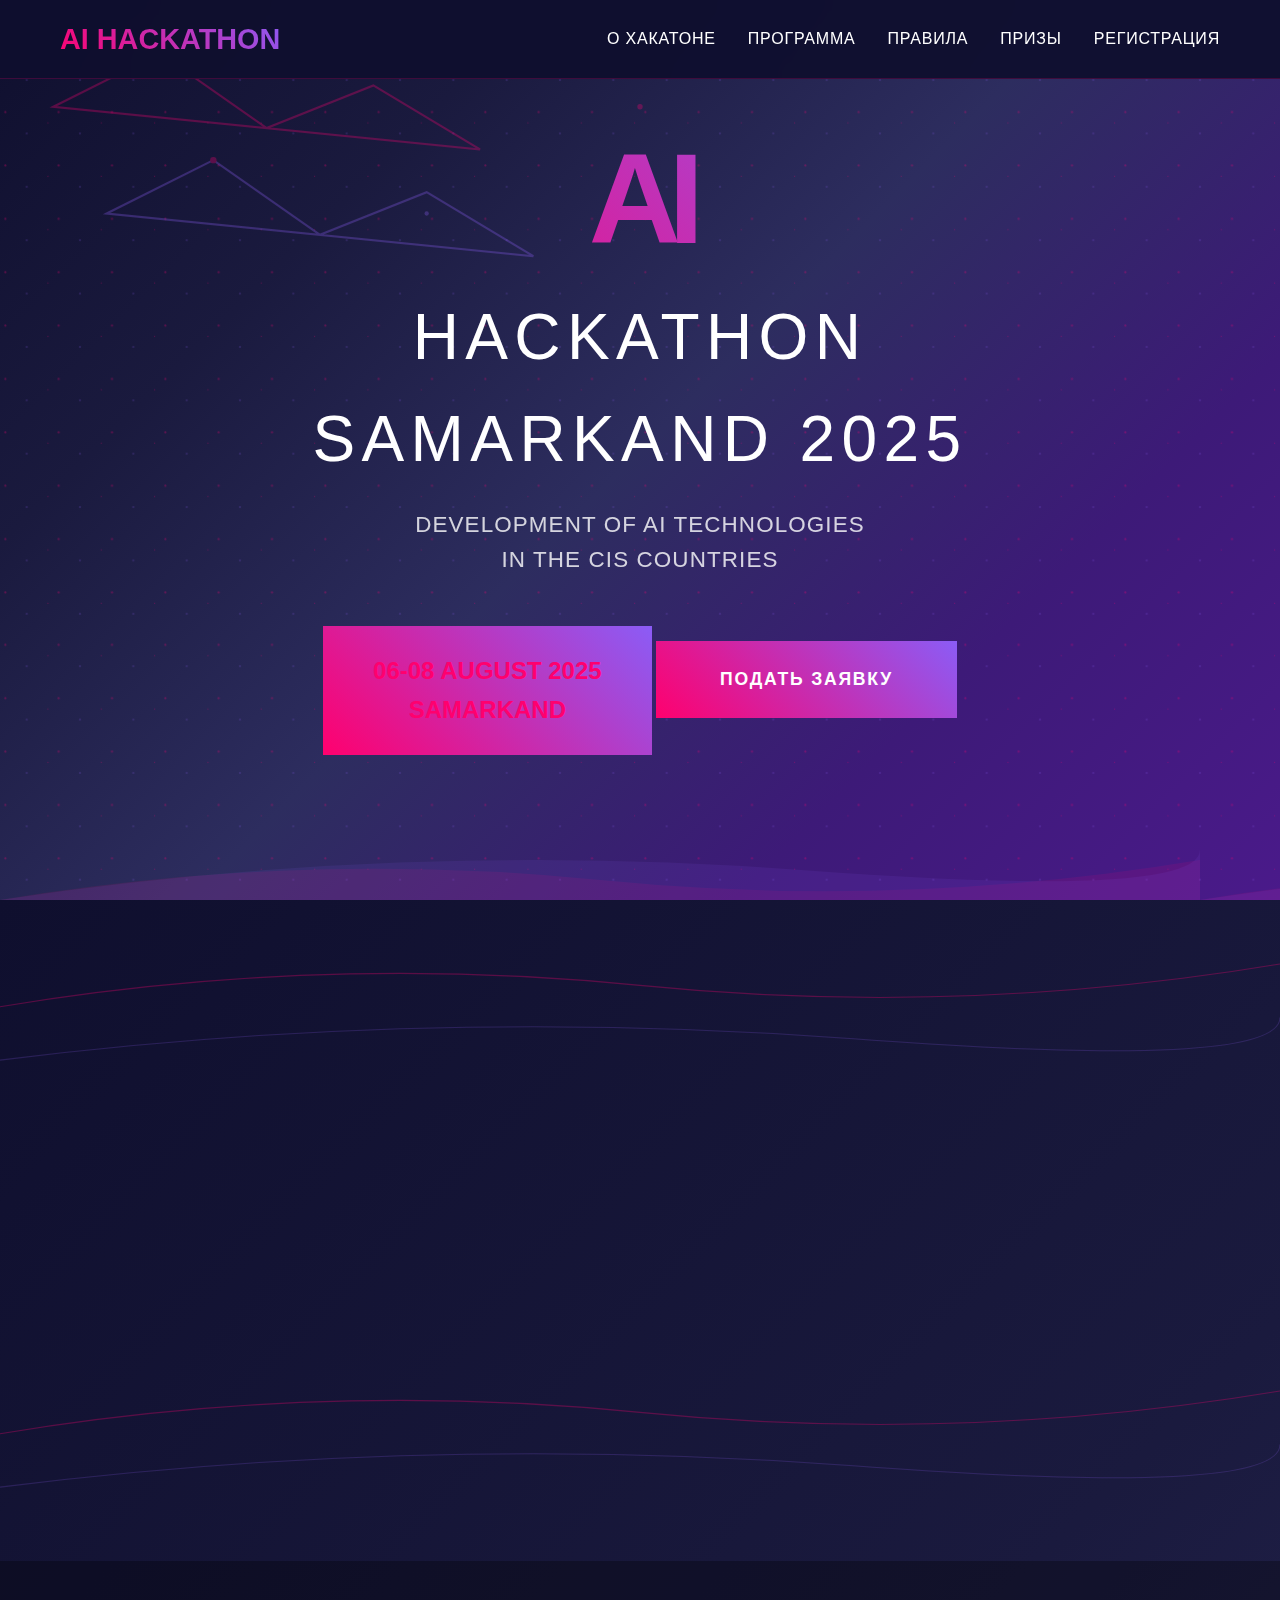
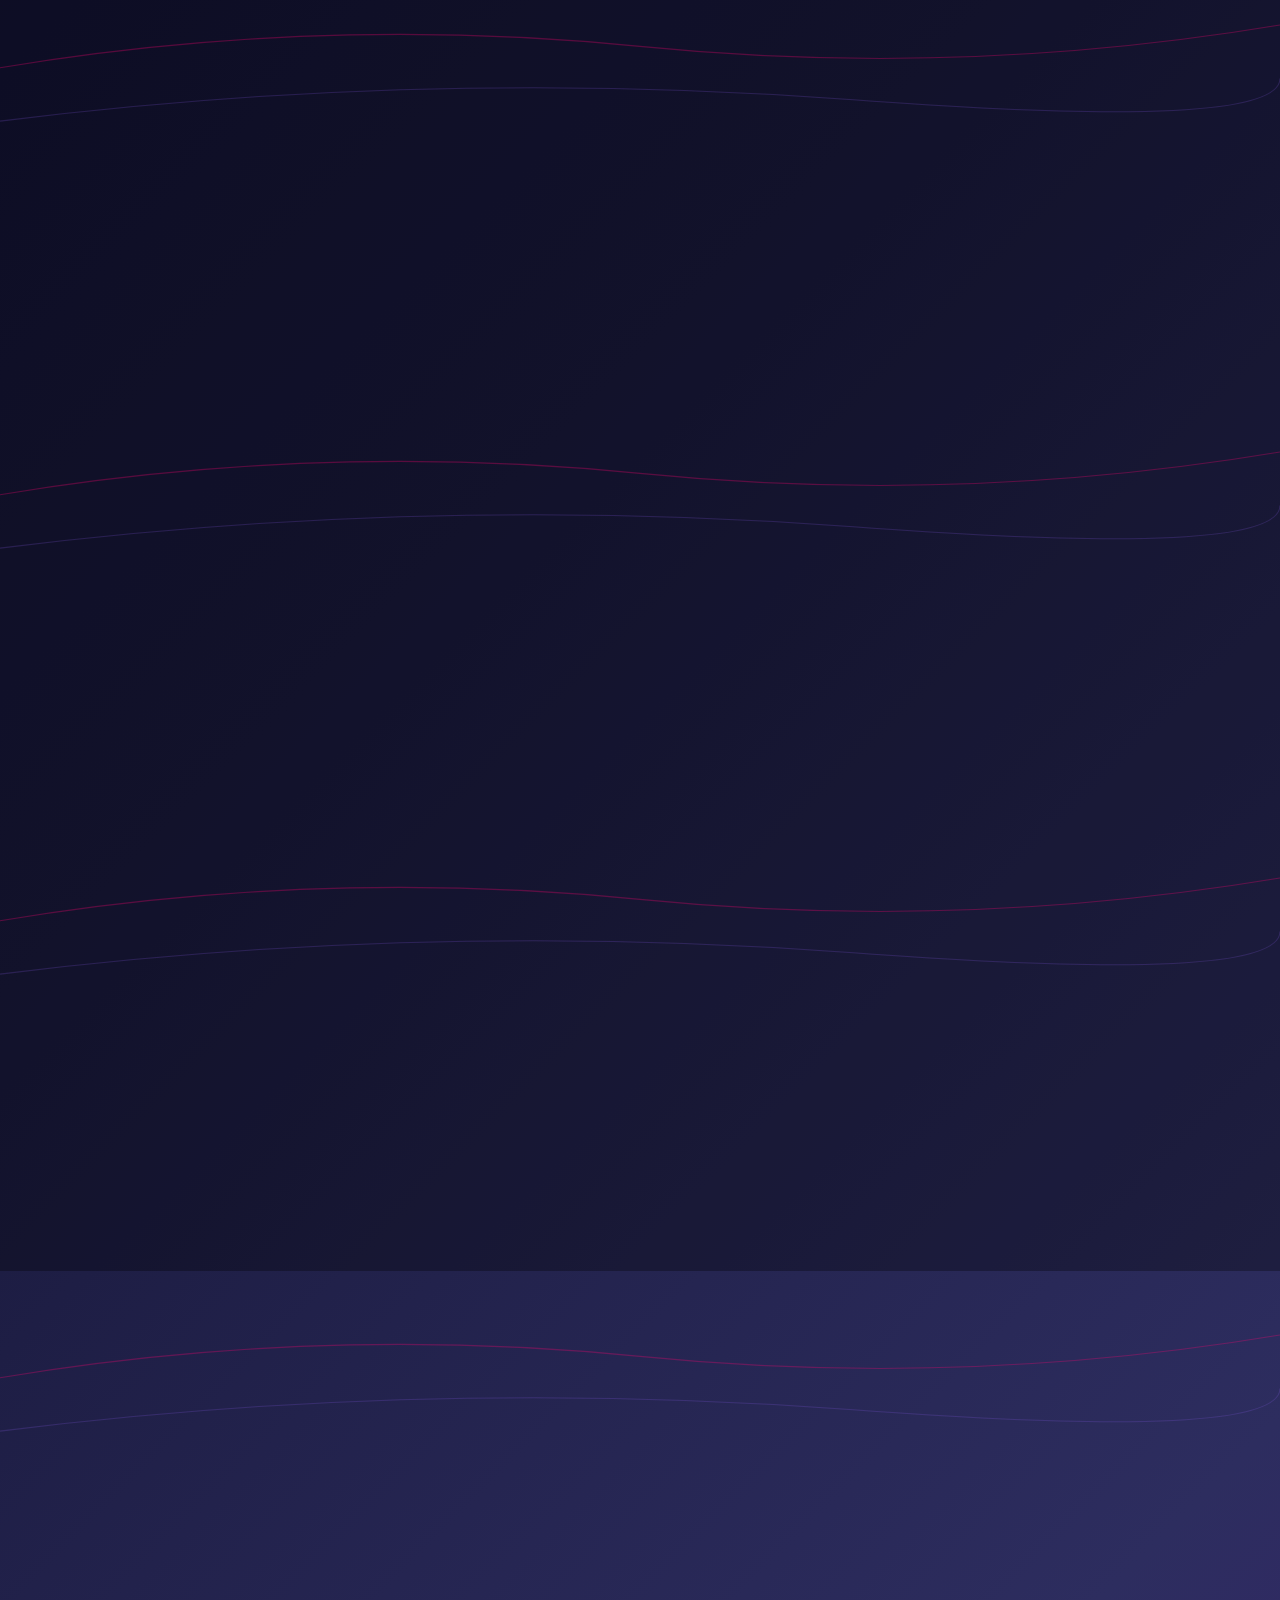
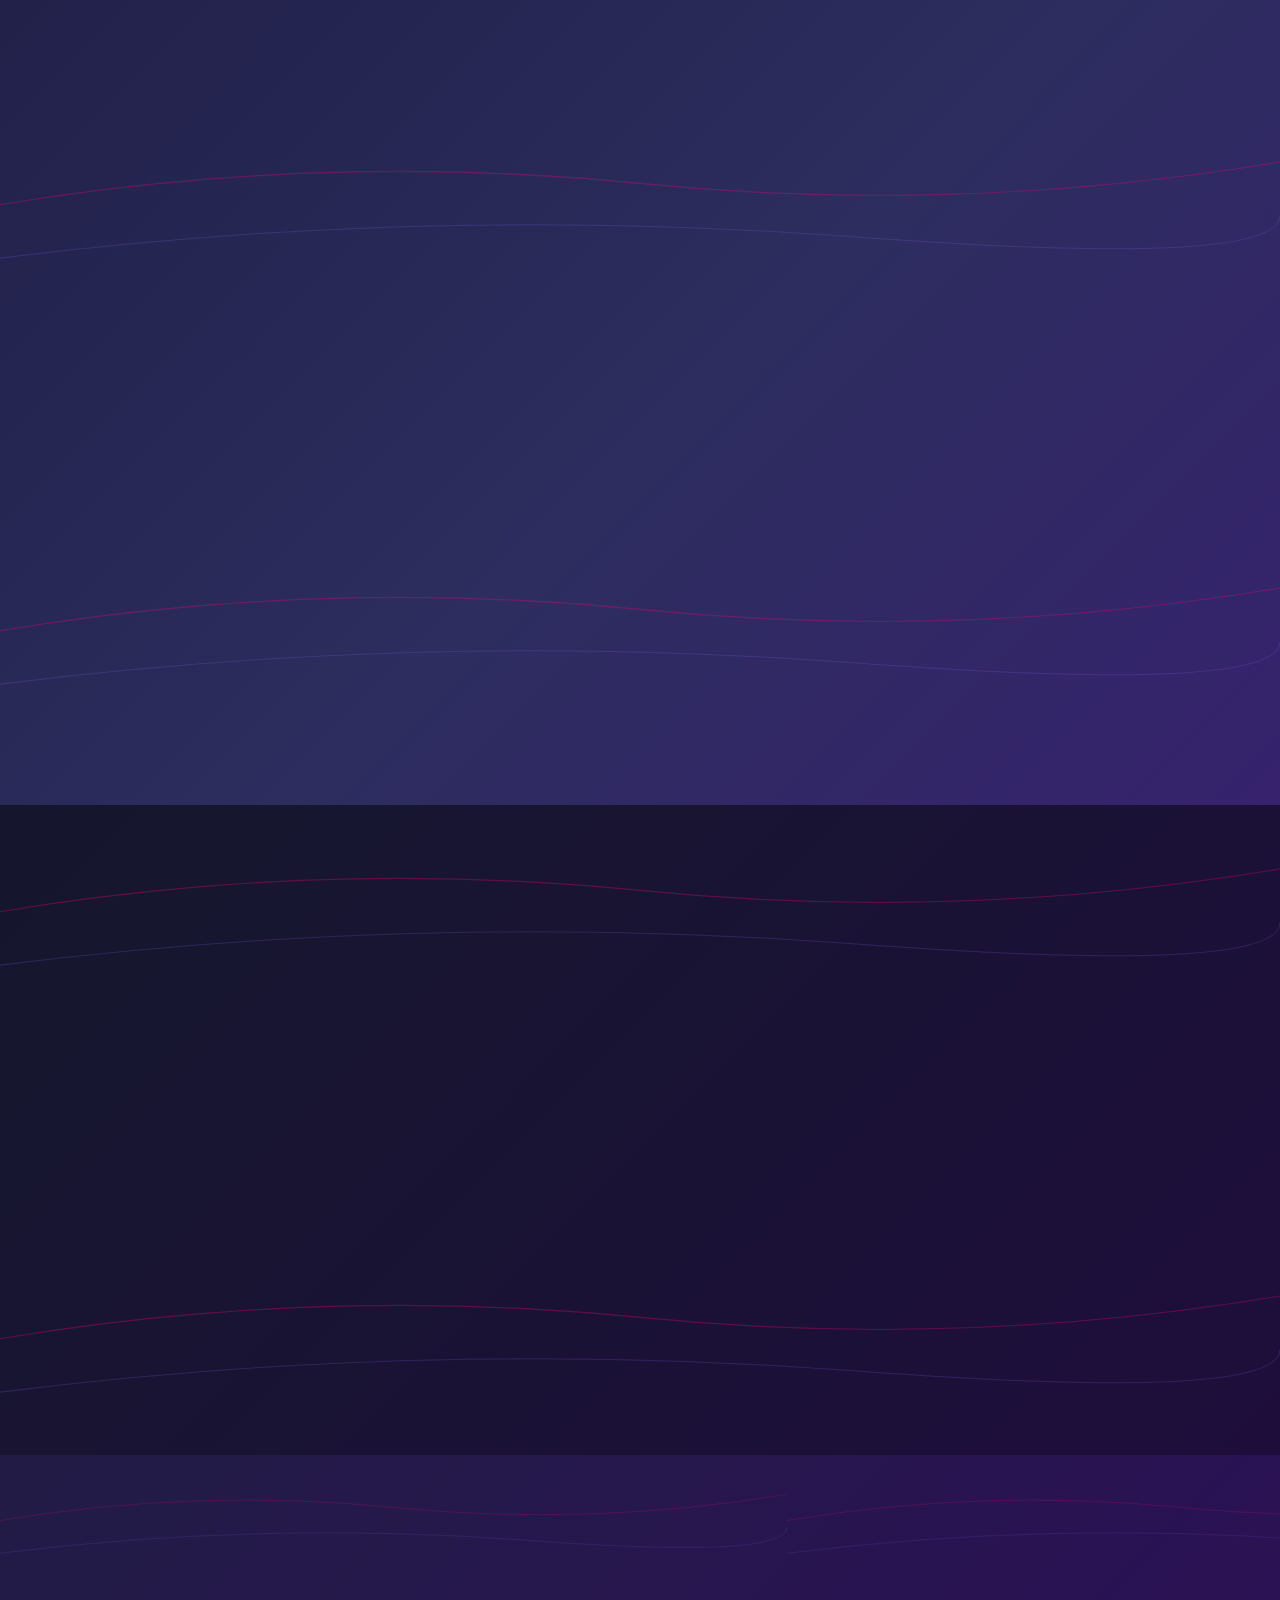
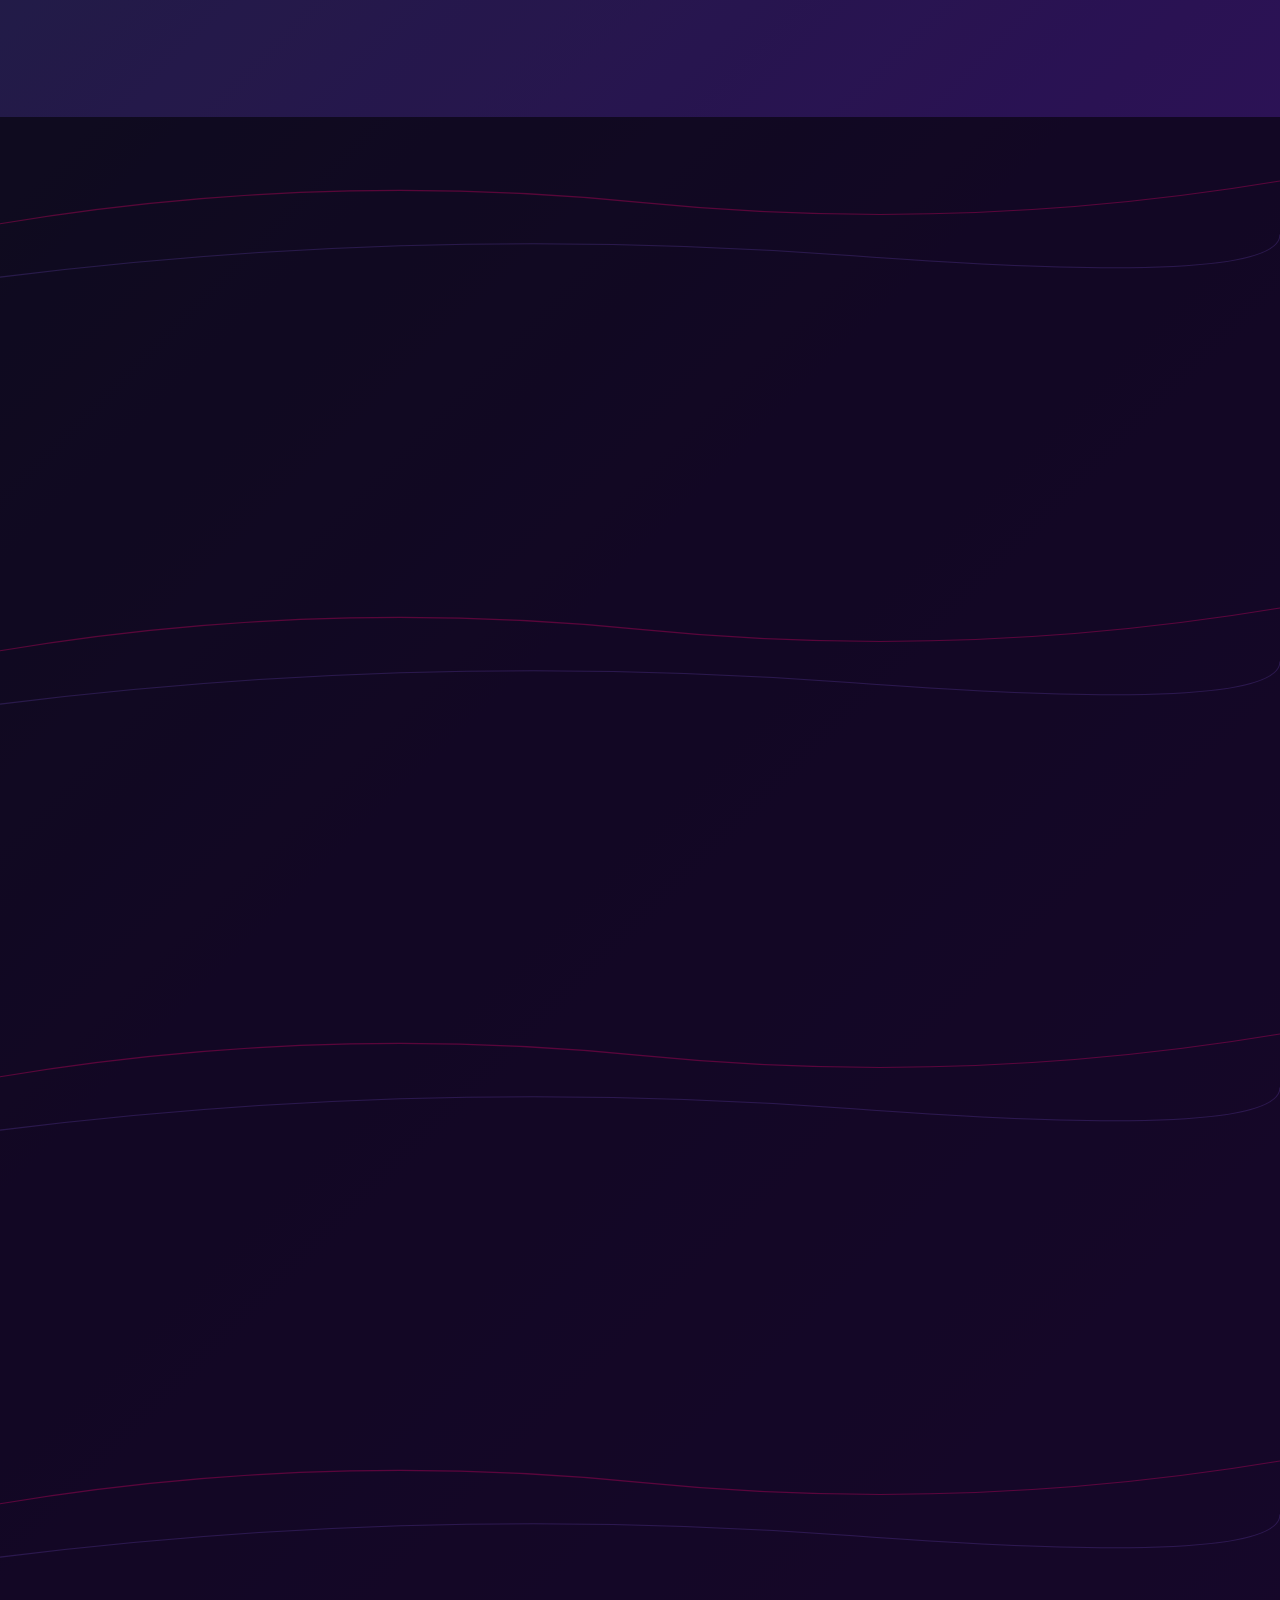
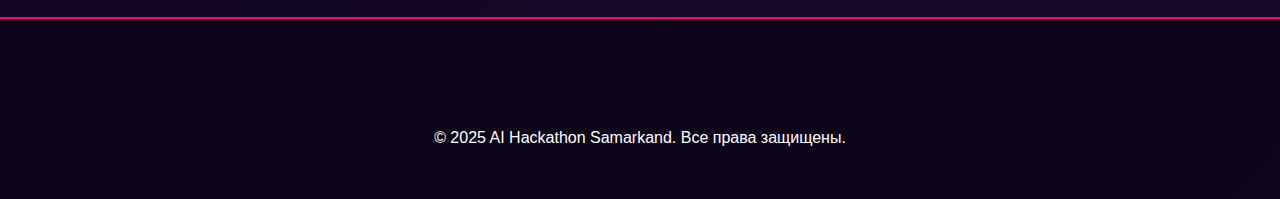
<file: Landing_page/ai-hackathon-landing.html>
<!DOCTYPE html>
<html lang="ru">
<head>
    <meta charset="UTF-8">
    <meta name="viewport" content="width=device-width, initial-scale=1.0">
    <title>AI Hackathon Samarkand 2025 | 6-8 августа</title>
    <style>
        * {
            margin: 0;
            padding: 0;
            box-sizing: border-box;
        }
        
        body {
            font-family: -apple-system, BlinkMacSystemFont, 'Segoe UI', Roboto, Oxygen, Ubuntu, Cantarell, sans-serif;
            line-height: 1.6;
            color: #ffffff;
            background: linear-gradient(135deg, #0f0f2e 0%, #1a1a3e 25%, #2d2d5f 50%, #3d1a78 75%, #4a1a8a 100%);
            overflow-x: hidden;
        }
        
        .container {
            max-width: 1200px;
            margin: 0 auto;
            padding: 0 20px;
        }
        
        /* Hero Section */
        .hero {
            min-height: 100vh;
            display: flex;
            align-items: center;
            position: relative;
            background: linear-gradient(135deg, #0f0f2e 0%, #1a1a3e 25%, #2d2d5f 50%, #3d1a78 75%, #4a1a8a 100%);
            overflow: hidden;
        }
        
        .hero::before {
            content: '';
            position: absolute;
            top: 0;
            left: 0;
            right: 0;
            bottom: 0;
            background: url('data:image/svg+xml,<svg xmlns="http://www.w3.org/2000/svg" viewBox="0 0 1200 800"><defs><pattern id="dots" width="50" height="50" patternUnits="userSpaceOnUse"><circle cx="5" cy="5" r="1" fill="%23FF006E" opacity="0.3"/><circle cx="25" cy="25" r="1" fill="%238B5CF6" opacity="0.2"/><circle cx="45" cy="15" r="0.5" fill="%23FF006E" opacity="0.4"/></pattern></defs><rect width="100%" height="100%" fill="url(%23dots)"/></svg>');
            pointer-events: none;
        }
        
        .hero::after {
            content: '';
            position: absolute;
            bottom: 0;
            left: 0;
            right: 0;
            height: 200px;
            background: url('data:image/svg+xml,<svg xmlns="http://www.w3.org/2000/svg" viewBox="0 0 1200 200"><path d="M0,200 Q300,150 600,180 T1200,160 L1200,200 Z" fill="%23FF006E" opacity="0.1"/><path d="M0,200 Q400,140 800,170 T1200,150 L1200,200 Z" fill="%238B5CF6" opacity="0.1"/></svg>');
            pointer-events: none;
        }
        
        .hero-background {
            position: absolute;
            top: 0;
            left: 0;
            right: 0;
            bottom: 0;
            background: url('data:image/svg+xml,<svg xmlns="http://www.w3.org/2000/svg" viewBox="0 0 1200 800"><g opacity="0.3"><polygon points="50,100 150,50 250,120 350,80 450,140" fill="none" stroke="%23FF006E" stroke-width="2"/><polygon points="100,200 200,150 300,220 400,180 500,240" fill="none" stroke="%238B5CF6" stroke-width="2"/><circle cx="200" cy="150" r="3" fill="%23FF006E"/><circle cx="400" cy="200" r="2" fill="%238B5CF6"/><circle cx="600" cy="100" r="2.5" fill="%23FF006E"/></g></svg>');
            pointer-events: none;
        }
        
        .hero-content {
            position: relative;
            z-index: 2;
            color: white;
            text-align: center;
        }
        
        .ai-logo {
            font-size: 8rem;
            font-weight: 900;
            background: linear-gradient(45deg, #FF006E, #8B5CF6);
            -webkit-background-clip: text;
            -webkit-text-fill-color: transparent;
            background-clip: text;
            margin-bottom: -1rem;
            letter-spacing: -0.1em;
        }
        
        .hero h1 {
            font-size: clamp(2.5rem, 6vw, 4rem);
            font-weight: 300;
            margin-bottom: 1rem;
            color: white;
            text-transform: uppercase;
            letter-spacing: 0.1em;
        }
        
        .hero .subtitle {
            font-size: clamp(1rem, 2.5vw, 1.4rem);
            margin-bottom: 3rem;
            opacity: 0.8;
            font-weight: 300;
            text-transform: uppercase;
            letter-spacing: 0.05em;
        }
        
        .dates {
            display: inline-block;
            background: rgba(255, 0, 110, 0.2);
            padding: 1.5rem 3rem;
            border-radius: 0;
            margin-bottom: 3rem;
            backdrop-filter: blur(10px);
            border: 2px solid #FF006E;
            position: relative;
        }
        
        .dates::before {
            content: '';
            position: absolute;
            top: -2px;
            left: -2px;
            right: -2px;
            bottom: -2px;
            background: linear-gradient(45deg, #FF006E, #8B5CF6);
            z-index: -1;
        }
        
        .dates-text {
            font-size: 1.5rem;
            font-weight: 700;
            color: #FF006E;
            text-transform: uppercase;
        }
        
        .cta-button {
            display: inline-block;
            background: linear-gradient(45deg, #FF006E, #8B5CF6);
            color: white;
            padding: 1.5rem 4rem;
            text-decoration: none;
            font-weight: 700;
            font-size: 1.1rem;
            transition: all 0.3s ease;
            border: none;
            cursor: pointer;
            text-transform: uppercase;
            letter-spacing: 0.1em;
            position: relative;
            overflow: hidden;
        }
        
        .cta-button::before {
            content: '';
            position: absolute;
            top: 0;
            left: -100%;
            width: 100%;
            height: 100%;
            background: linear-gradient(90deg, transparent, rgba(255,255,255,0.2), transparent);
            transition: left 0.5s ease;
        }
        
        .cta-button:hover::before {
            left: 100%;
        }
        
        .cta-button:hover {
            transform: translateY(-3px);
            box-shadow: 0 15px 40px rgba(255, 0, 110, 0.4);
        }
        
        /* Navigation */
        .nav {
            position: fixed;
            top: 0;
            width: 100%;
            background: rgba(15, 15, 46, 0.95);
            backdrop-filter: blur(20px);
            z-index: 1000;
            transition: all 0.3s ease;
            border-bottom: 1px solid rgba(255, 0, 110, 0.2);
        }
        
        .nav.scrolled {
            background: rgba(15, 15, 46, 0.98);
            border-bottom: 2px solid #FF006E;
        }
        
        .nav-content {
            display: flex;
            justify-content: space-between;
            align-items: center;
            padding: 1rem 0;
        }
        
        .logo {
            font-size: 1.8rem;
            font-weight: 900;
            background: linear-gradient(45deg, #FF006E, #8B5CF6);
            -webkit-background-clip: text;
            -webkit-text-fill-color: transparent;
            background-clip: text;
        }
        
        .nav-links {
            display: flex;
            gap: 2rem;
            list-style: none;
        }
        
        .nav-links a {
            text-decoration: none;
            color: #fff;
            font-weight: 500;
            transition: color 0.3s ease;
            text-transform: uppercase;
            letter-spacing: 0.05em;
        }
        
        .nav-links a:hover {
            color: #FF006E;
        }
        
        /* Main Content */
        .main-content {
            background: linear-gradient(135deg, #0f0f2e 0%, #1a1a3e 25%, #2d2d5f 50%, #3d1a78 75%, #4a1a8a 100%);
            position: relative;
        }
        
        .section {
            padding: 5rem 0;
            position: relative;
        }
        
        .section::before {
            content: '';
            position: absolute;
            top: 0;
            left: 0;
            right: 0;
            bottom: 0;
            background: url('data:image/svg+xml,<svg xmlns="http://www.w3.org/2000/svg" viewBox="0 0 1200 400"><path d="M0,100 Q300,50 600,80 T1200,60" fill="none" stroke="%23FF006E" stroke-width="1" opacity="0.3"/><path d="M0,150 Q400,100 800,130 T1200,110" fill="none" stroke="%238B5CF6" stroke-width="1" opacity="0.2"/></svg>');
            pointer-events: none;
        }
        
        .section-title {
            font-size: 3rem;
            font-weight: 900;
            text-align: center;
            margin-bottom: 4rem;
            color: #ffffff;
            text-transform: uppercase;
            letter-spacing: 0.1em;
            position: relative;
        }
        
        .section-title::after {
            content: '';
            position: absolute;
            bottom: -10px;
            left: 50%;
            transform: translateX(-50%);
            width: 100px;
            height: 3px;
            background: linear-gradient(45deg, #FF006E, #8B5CF6);
        }
        
        .highlight {
            background: linear-gradient(45deg, #FF006E, #8B5CF6);
            -webkit-background-clip: text;
            -webkit-text-fill-color: transparent;
            background-clip: text;
        }
        
        /* Stats */
        .stats {
            display: grid;
            grid-template-columns: repeat(auto-fit, minmax(200px, 1fr));
            gap: 2rem;
            margin: 3rem 0;
        }
        
        .stat-card {
            text-align: center;
            padding: 2.5rem;
            background: rgba(255, 0, 110, 0.1);
            border: 2px solid rgba(255, 0, 110, 0.3);
            transition: all 0.3s ease;
            position: relative;
            overflow: hidden;
        }
        
        .stat-card::before {
            content: '';
            position: absolute;
            top: 0;
            left: 0;
            right: 0;
            height: 3px;
            background: linear-gradient(45deg, #FF006E, #8B5CF6);
        }
        
        .stat-card:hover {
            transform: translateY(-10px);
            border-color: #FF006E;
            background: rgba(255, 0, 110, 0.2);
        }
        
        .stat-number {
            font-size: 4rem;
            font-weight: 900;
            background: linear-gradient(45deg, #FF006E, #8B5CF6);
            -webkit-background-clip: text;
            -webkit-text-fill-color: transparent;
            background-clip: text;
            margin-bottom: 1rem;
        }
        
        .stat-label {
            font-size: 1rem;
            color: #fff;
            text-transform: uppercase;
            letter-spacing: 2px;
            font-weight: 600;
        }
        
        /* Program */
        .program {
            background: rgba(0, 0, 0, 0.3);
        }
        
        .timeline {
            max-width: 900px;
            margin: 0 auto;
        }
        
        .timeline-item {
            display: flex;
            margin-bottom: 3rem;
            position: relative;
        }
        
        .timeline-day {
            flex: 0 0 150px;
            text-align: center;
            background: linear-gradient(45deg, #FF006E, #8B5CF6);
            color: white;
            padding: 2rem 1rem;
            margin-right: 2rem;
            align-self: flex-start;
            position: relative;
        }
        
        .timeline-day::after {
            content: '';
            position: absolute;
            top: 0;
            left: 0;
            right: 0;
            bottom: 0;
            border: 2px solid rgba(255, 255, 255, 0.3);
        }
        
        .day-number {
            font-size: 3rem;
            font-weight: 900;
            display: block;
            margin-bottom: 0.5rem;
        }
        
        .day-date {
            font-size: 1rem;
            font-weight: 600;
            text-transform: uppercase;
        }
        
        .timeline-content {
            flex: 1;
            background: rgba(255, 0, 110, 0.1);
            padding: 2.5rem;
            border: 1px solid rgba(255, 0, 110, 0.3);
            position: relative;
        }
        
        .timeline-content::before {
            content: '';
            position: absolute;
            top: 0;
            left: 0;
            right: 0;
            height: 3px;
            background: linear-gradient(45deg, #FF006E, #8B5CF6);
        }
        
        .timeline-title {
            font-size: 1.5rem;
            font-weight: 700;
            margin-bottom: 1.5rem;
            color: #FF006E;
            text-transform: uppercase;
        }
        
        .timeline-desc {
            color: #fff;
            line-height: 1.8;
            font-weight: 400;
        }
        
        /* Rules */
        .rules-grid {
            display: grid;
            grid-template-columns: repeat(auto-fit, minmax(350px, 1fr));
            gap: 2rem;
            margin-top: 3rem;
        }
        
        .rule-card {
            background: rgba(255, 0, 110, 0.1);
            padding: 2.5rem;
            border: 2px solid rgba(255, 0, 110, 0.3);
            transition: all 0.3s ease;
            position: relative;
            overflow: hidden;
        }
        
        .rule-card::before {
            content: '';
            position: absolute;
            top: 0;
            left: 0;
            right: 0;
            height: 4px;
            background: linear-gradient(45deg, #FF006E, #8B5CF6);
        }
        
        .rule-card:hover {
            transform: translateY(-10px);
            border-color: #FF006E;
            background: rgba(255, 0, 110, 0.2);
        }
        
        .rule-icon {
            width: 80px;
            height: 80px;
            background: linear-gradient(45deg, #FF006E, #8B5CF6);
            display: flex;
            align-items: center;
            justify-content: center;
            margin-bottom: 1.5rem;
            font-size: 2rem;
            position: relative;
        }
        
        .rule-icon::after {
            content: '';
            position: absolute;
            top: 3px;
            left: 3px;
            right: 3px;
            bottom: 3px;
            background: rgba(15, 15, 46, 0.9);
            display: flex;
            align-items: center;
            justify-content: center;
        }
        
        .rule-title {
            font-size: 1.3rem;
            font-weight: 700;
            margin-bottom: 1rem;
            color: #FF006E;
            text-transform: uppercase;
        }
        
        .rule-desc {
            color: #fff;
            line-height: 1.7;
            font-weight: 400;
        }
        
        /* Prizes */
        .prizes {
            background: rgba(0, 0, 0, 0.5);
        }
        
        .prize-grid {
            display: grid;
            grid-template-columns: repeat(auto-fit, minmax(250px, 1fr));
            gap: 2rem;
            margin-top: 3rem;
        }
        
        .prize-card {
            background: rgba(255, 0, 110, 0.1);
            padding: 3rem 2rem;
            text-align: center;
            border: 2px solid rgba(255, 0, 110, 0.3);
            position: relative;
            transition: all 0.3s ease;
        }
        
        .prize-card::before {
            content: '';
            position: absolute;
            top: 0;
            left: 0;
            right: 0;
            height: 4px;
            background: linear-gradient(45deg, #FF006E, #8B5CF6);
        }
        
        .prize-card:hover {
            transform: translateY(-10px);
            border-color: #FF006E;
            background: rgba(255, 0, 110, 0.2);
        }
        
        .prize-place {
            font-size: 4rem;
            margin-bottom: 1rem;
        }
        
        .prize-title {
            font-size: 1.5rem;
            font-weight: 700;
            margin-bottom: 1rem;
            color: #FF006E;
            text-transform: uppercase;
        }
        
        .prize-items {
            font-size: 1rem;
            color: #fff;
            line-height: 1.6;
        }
        
        /* Registration Form */
        .registration {
            background: rgba(0, 0, 0, 0.7);
            text-align: center;
        }
        
        .form-container {
            max-width: 600px;
            margin: 0 auto;
            background: rgba(255, 0, 110, 0.1);
            padding: 3rem;
            border: 2px solid rgba(255, 0, 110, 0.3);
            position: relative;
        }
        
        .form-container::before {
            content: '';
            position: absolute;
            top: 0;
            left: 0;
            right: 0;
            height: 4px;
            background: linear-gradient(45deg, #FF006E, #8B5CF6);
        }
        
        .form-group {
            margin-bottom: 2rem;
            text-align: left;
        }
        
        .form-label {
            display: block;
            margin-bottom: 0.5rem;
            font-weight: 600;
            color: #FF006E;
            text-transform: uppercase;
            letter-spacing: 0.05em;
        }
        
        .form-input, .form-select, .form-textarea {
            width: 100%;
            padding: 1.2rem;
            border: 2px solid rgba(255, 0, 110, 0.3);
            background: rgba(255, 255, 255, 0.05);
            color: white;
            font-size: 1rem;
            transition: border-color 0.3s ease;
        }
        
        .form-input:focus, .form-select:focus, .form-textarea:focus {
            outline: none;
            border-color: #FF006E;
        }
        
        .form-input::placeholder, .form-textarea::placeholder {
            color: rgba(255, 255, 255, 0.6);
        }
        
        .form-textarea {
            height: 120px;
            resize: vertical;
        }
        
        .submit-button {
            background: linear-gradient(45deg, #FF006E, #8B5CF6);
            color: white;
            padding: 1.5rem 4rem;
            border: none;
            font-size: 1.1rem;
            font-weight: 700;
            cursor: pointer;
            transition: all 0.3s ease;
            width: 100%;
            text-transform: uppercase;
            letter-spacing: 0.1em;
        }
        
        .submit-button:hover {
            transform: translateY(-3px);
            box-shadow: 0 15px 40px rgba(255, 0, 110, 0.4);
        }
        
        /* Partners */
        .partners {
            background: rgba(0, 0, 0, 0.3);
            padding: 3rem 0;
        }
        
        .partners-grid {
            display: flex;
            justify-content: center;
            align-items: center;
            gap: 3rem;
            flex-wrap: wrap;
            margin-top: 2rem;
        }
        
        .partner-logo {
            height: 60px;
            opacity: 0.8;
            transition: opacity 0.3s ease;
            filter: brightness(0) invert(1);
        }
        
        .partner-logo:hover {
            opacity: 1;
        }
        
        /* Footer */
        .footer {
            background: rgba(0, 0, 0, 0.8);
            color: white;
            text-align: center;
            padding: 3rem 0;
            border-top: 2px solid #FF006E;
        }
        
        .organizers {
            display: flex;
            justify-content: center;
            align-items: center;
            gap: 3rem;
            margin-bottom: 2rem;
            flex-wrap: wrap;
        }
        
        .organizer {
            font-weight: 600;
            color: #FF006E;
            text-transform: uppercase;
            letter-spacing: 0.05em;
        }
        
        /* Responsive */
        @media (max-width: 768px) {
            .nav-links {
                display: none;
            }
            
            .timeline-item {
                flex-direction: column;
            }
            
            .timeline-day {
                margin-right: 0;
                margin-bottom: 1rem;
                align-self: stretch;
            }
            
            .organizers {
                flex-direction: column;
                gap: 1rem;
            }
            
            .ai-logo {
                font-size: 5rem;
            }
            
            .dates {
                padding: 1rem 2rem;
            }
            
            .dates-text {
                font-size: 1.2rem;
            }
        }
        
        .fade-in {
            opacity: 0;
            transform: translateY(30px);
            transition: all 0.6s ease;
        }
        
        .fade-in.visible {
            opacity: 1;
            transform: translateY(0);
        }
        
        /* Animated background elements */
        @keyframes float {
            0%, 100% { transform: translateY(0px); }
            50% { transform: translateY(-20px); }
        }
        
        .floating {
            animation: float 6s ease-in-out infinite;
        }
    </style>
</head>
<body>
    <!-- Navigation -->
    <nav class="nav" id="navbar">
        <div class="container">
            <div class="nav-content">
                <div class="logo">AI HACKATHON</div>
                <ul class="nav-links">
                    <li><a href="#about">О хакатоне</a></li>
                    <li><a href="#program">Программа</a></li>
                    <li><a href="#rules">Правила</a></li>
                    <li><a href="#prizes">Призы</a></li>
                    <li><a href="#register">Регистрация</a></li>
                </ul>
            </div>
        </div>
    </nav>

    <!-- Hero Section -->
    <section class="hero">
        <div class="hero-background"></div>
        <div class="container">
            <div class="hero-content fade-in">
                <div class="ai-logo floating">AI</div>
                <h1>HACKATHON<br>SAMARKAND 2025</h1>
                <p class="subtitle">Development of AI Technologies<br>in the CIS Countries</p>
                <div class="dates">
                    <div class="dates-text">06-08 August 2025<br>SAMARKAND</div>
                </div>
                <a href="#register" class="cta-button">Подать заявку</a>
            </div>
        </div>
    </section>

    <!-- Main Content -->
    <main class="main-content">
        <!-- About Section -->
        <section id="about" class="section">
            <div class="container">
                <h2 class="section-title fade-in">О <span class="highlight">хакатоне</span></h2>
                <div class="stats fade-in">
                    <div class="stat-card">
                        <div class="stat-number">100</div>
                        <div class="stat-label">Участников</div>
                    </div>
                    <div class="stat-card">
                        <div class="stat-number">3</div>
                        <div class="stat-label">Дня интенсива</div>
                    </div>
                    <div class="stat-card">
                        <div class="stat-number">20+</div>
                        <div class="stat-label">Проектов</div>
                    </div>
                    <div class="stat-card">
                        <div class="stat-number">6</div>
                        <div class="stat-label">Экспертов</div>
                    </div>
                </div>
                <div class="fade-in" style="text-align: center; font-size: 1.1rem; color: #fff; max-width: 800px; margin: 0 auto; font-weight: 300;">
                    Первый международный AI хакатон в Центральной Азии, объединяющий предпринимателей и разработчиков для создания практических решений с использованием искусственного интеллекта. Мероприятие проходит в рамках международного форума по AI в Самарканде.
                </div>
            </div>
        </section>

        <!-- Program Section -->
        <section id="program" class="section program">
            <div class="container">
                <h2 class="section-title fade-in">Программа <span class="highlight">мероприятия</span></h2>
                <div class="timeline">
                    <div class="timeline-item fade-in">
                        <div class="timeline-day">
                            <span class="day-number">1</span>
                            <span class="day-date">6 августа</span>
                        </div>
                        <div class="timeline-content">
                            <h3 class="timeline-title">Старт и формирование команд</h3>
                            <p class="timeline-desc">10:00 - Презентации от экспертов Яндекса и Сбера<br>
                            11:00 - Питч идей участников<br>
                            12:00 - Формирование команд<br>
                            13:00 - Обед<br>
                            14:00 - Начало работы над проектами</p>
                        </div>
                    </div>
                    
                    <div class="timeline-item fade-in">
                        <div class="timeline-day">
                            <span class="day-number">2</span>
                            <span class="day-date">7 августа</span>
                        </div>
                        <div class="timeline-content">
                            <h3 class="timeline-title">Интенсивная разработка</h3>
                            <p class="timeline-desc">09:00 - Воркшоп по AI инструментам<br>
                            10:00 - Начало разработки проектов<br>
                            14:00 - Первая менторская сессия<br>
                            17:00 - Вторая менторская сессия<br>
                            Работа до 22:00</p>
                        </div>
                    </div>
                    
                    <div class="timeline-item fade-in">
                        <div class="timeline-day">
                            <span class="day-number">3</span>
                            <span class="day-date">8 августа</span>
                        </div>
                        <div class="timeline-content">
                            <h3 class="timeline-title">Финализация и презентации</h3>
                            <p class="timeline-desc">10:00 - Финальная доработка проектов (School 21)<br>
                            13:00 - Логистика в Hilton<br>
                            15:00 - Финальные питчи (5 мин/команда)<br>
                            17:00 - Оценка жюри<br>
                            17:30 - Награждение победителей</p>
                        </div>
                    </div>
                </div>
            </div>
        </section>

        <!-- Rules Section -->
        <section id="rules" class="section">
            <div class="container">
                <h2 class="section-title fade-in">Правила <span class="highlight">участия</span></h2>
                <div class="rules-grid">
                    <div class="rule-card fade-in">
                        <div class="rule-icon">👥</div>
                        <h3 class="rule-title">Состав команды</h3>
                        <p class="rule-desc">Команда 4-6 человек. Рекомендуемый состав: разработчики, предприниматель/продакт-менеджер, дизайнер. Можно прийти с готовой командой или найти участников на месте.</p>
                    </div>
                    
                    <div class="rule-card fade-in">
                        <div class="rule-icon">🤖</div>
                        <h3 class="rule-title">Тематика</h3>
                        <p class="rule-desc">Обязательное использование AI/ML в проекте. Любые направления: финтех, медицина, образование, агро, smart city. Можно использовать готовые API и модели.</p>
                    </div>
                    
                    <div class="rule-card fade-in">
                        <div class="rule-icon">⏰</div>
                        <h3 class="rule-title">Временные рамки</h3>
                        <p class="rule-desc">Вся разработка должна происходить в рамках хакатона. Можно приносить идеи и заготовки, но жюри оценивает только работу, выполненную за 3 дня.</p>
                    </div>
                    
                    <div class="rule-card fade-in">
                        <div class="rule-icon">🎯</div>
                        <h3 class="rule-title">Критерии оценки</h3>
                        <p class="rule-desc">Инновационность, техническая реализация, бизнес-потенциал, качество презентации, применение AI. Питч - 5 минут + 2 минуты на вопросы жюри.</p>
                    </div>
                    
                    <div class="rule-card fade-in">
                        <div class="rule-icon">🌐</div>
                        <h3 class="rule-title">Языки</h3>
                        <p class="rule-desc">Рабочие языки: узбекский, русский, английский. Презентации можно проводить на любом из этих языков. Предусмотрен перевод ключевых моментов.</p>
                    </div>
                    
                    <div class="rule-card fade-in">
                        <div class="rule-icon">📍</div>
                        <h3 class="rule-title">Локация</h3>
                        <p class="rule-desc">School 21 (первые два дня), Hilton Samarkand Regency (финальный день). Круглосуточный доступ к площадке, Wi-Fi, питание включено. Возможно размещение в общежитии кампуса.</p>
                    </div>
                </div>
            </div>
        </section>

        <!-- Prizes Section -->
        <section id="prizes" class="section prizes">
            <div class="container">
                <h2 class="section-title fade-in">Призовой <span class="highlight">фонд</span></h2>
                <div class="prize-grid">
                    <div class="prize-card fade-in">
                        <div class="prize-place">🥇</div>
                        <h3 class="prize-title">1 место</h3>
                        <p class="prize-items">Ноутбук для каждого участника команды + возможность акселерации</p>
                    </div>
                    
                    <div class="prize-card fade-in">
                        <div class="prize-place">🥈</div>
                        <h3 class="prize-title">2 место</h3>
                        <p class="prize-items">Планшет для каждого участника команды + менторская поддержка</p>
                    </div>
                    
                    <div class="prize-card fade-in">
                        <div class="prize-place">🥉</div>
                        <h3 class="prize-title">3 место</h3>
                        <p class="prize-items">Смартфон для каждого участника команды</p>
                    </div>
                    
                    <div class="prize-card fade-in">
                        <div class="prize-place">🏆</div>
                        <h3 class="prize-title">Спецпризы</h3>
                        <p class="prize-items">Лучшее AI-решение, приз зрительских симпатий, лучший дизайн</p>
                    </div>
                </div>
            </div>
        </section>

        <!-- Partners Section -->
        <section class="section partners">
            <div class="container">
                <h2 class="section-title fade-in">Партнеры</h2>
                <div class="partners-grid fade-in">
                    <div class="organizer">Ministry of Digital Technologies</div>
                    <div class="organizer">IT Park Uzbekistan</div>
                    <div class="organizer">TBC</div>
                    <div class="organizer">Yandex Uzbekistan</div>
                    <div class="organizer">Uzum</div>
                </div>
            </div>
        </section>

        <!-- Registration Section -->
        <section id="register" class="section registration">
            <div class="container">
                <h2 class="section-title fade-in">Регистрация</h2>
                <div class="form-container fade-in">
                    <form id="registrationForm">
                        <div class="form-group">
                            <label class="form-label">Имя и фамилия *</label>
                            <input type="text" class="form-input" required placeholder="Введите ваше имя и фамилию">
                        </div>
                        
                        <div class="form-group">
                            <label class="form-label">Email *</label>
                            <input type="email" class="form-input" required placeholder="your@email.com">
                        </div>
                        
                        <div class="form-group">
                            <label class="form-label">Телефон *</label>
                            <input type="tel" class="form-input" required placeholder="+998 90 123 45 67">
                        </div>
                        
                        <div class="form-group">
                            <label class="form-label">Роль *</label>
                            <select class="form-select" required>
                                <option value="">Выберите роль</option>
                                <option value="developer">Разработчик</option>
                                <option value="designer">Дизайнер</option>
                                <option value="entrepreneur">Предприниматель</option>
                                <option value="product">Продакт-менеджер</option>
                                <option value="data">Data Scientist/ML Engineer</option>
                                <option value="other">Другое</option>
                            </select>
                        </div>
                        
                        <div class="form-group">
                            <label class="form-label">Опыт в AI/ML</label>
                            <select class="form-select">
                                <option value="beginner">Начинающий</option>
                                <option value="intermediate">Средний</option>
                                <option value="advanced">Продвинутый</option>
                                <option value="expert">Эксперт</option>
                            </select>
                        </div>
                        
                        <div class="form-group">
                            <label class="form-label">Есть ли у вас идея проекта?</label>
                            <textarea class="form-textarea" placeholder="Кратко опишите вашу идею или напишите 'Нет', если планируете присоединиться к команде"></textarea>
                        </div>
                        
                        <div class="form-group">
                            <label class="form-label">Нужна ли команда?</label>
                            <select class="form-select">
                                <option value="yes">Да, ищу команду</option>
                                <option value="no">Нет, у меня есть команда</option>
                                <option value="maybe">Готов к любому варианту</option>
                            </select>
                        </div>
                        
                        <button type="submit" class="submit-button">Подать заявку</button>
                        
                        <p style="margin-top: 2rem; font-size: 0.9rem; opacity: 0.8;">
                            * Участие бесплатное. Отбор участников до 100 человек.<br>
                            Результаты отбора будут направлены до 1 августа.
                        </p>
                    </form>
                </div>
            </div>
        </section>
    </main>

    <!-- Footer -->
    <footer class="footer">
        <div class="container">
            <div class="organizers fade-in">
                <span class="organizer">Angel Connect</span>
                <span class="organizer">AI Forum CIS 2025</span>
                <span class="organizer">www.digital.uz</span>
            </div>
            <p>&copy; 2025 AI Hackathon Samarkand. Все права защищены.</p>
        </div>
    </footer>

    <script>
        // Smooth scrolling
        document.querySelectorAll('a[href^="#"]').forEach(anchor => {
            anchor.addEventListener('click', function (e) {
                e.preventDefault();
                const target = document.querySelector(this.getAttribute('href'));
                if (target) {
                    target.scrollIntoView({
                        behavior: 'smooth',
                        block: 'start'
                    });
                }
            });
        });

        // Navbar scroll effect
        window.addEventListener('scroll', () => {
            const navbar = document.getElementById('navbar');
            if (window.scrollY > 100) {
                navbar.classList.add('scrolled');
            } else {
                navbar.classList.remove('scrolled');
            }
        });

        // Fade in animation
        const observerOptions = {
            threshold: 0.1,
            rootMargin: '0px 0px -50px 0px'
        };

        const observer = new IntersectionObserver((entries) => {
            entries.forEach(entry => {
                if (entry.isIntersecting) {
                    entry.target.classList.add('visible');
                }
            });
        }, observerOptions);

        document.querySelectorAll('.fade-in').forEach(el => {
            observer.observe(el);
        });

        // Form submission
        document.getElementById('registrationForm').addEventListener('submit', function(e) {
            e.preventDefault();
            alert('Заявка отправлена! Мы свяжемся с вами в ближайшее время.');
        });

        // Initial animation
        setTimeout(() => {
            document.querySelector('.hero .fade-in').classList.add('visible');
        }, 300);
    </script>
</body>
</html>
</file>
<file: Landing page/styles.css>
/* Reset and base styles */
* {
  margin: 0;
  padding: 0;
  box-sizing: border-box;
}

html {
  scroll-behavior: smooth;
}

body {
  font-family: Inter, system-ui, Avenir, Helvetica, Arial, sans-serif;
  line-height: 1.5;
  font-weight: 400;
  color-scheme: dark;
  color: white;
  background-color: hsl(270, 100%, 4%);
  font-synthesis: none;
  text-rendering: optimizeLegibility;
  -webkit-font-smoothing: antialiased;
  -moz-osx-font-smoothing: grayscale;
}

/* CSS Variables */
:root {
  /* Base Colors */
  --background: 270 100% 4%;
  --foreground: 0 0% 100%;
  
  /* Component Colors */
  --card: 270 50% 8%;
  --card-foreground: 0 0% 100%;
  --popover: 270 50% 8%;
  --popover-foreground: 0 0% 100%;
  
  /* Brand Colors */
  --primary: 300 100% 60%;
  --primary-foreground: 0 0% 100%;
  --secondary: 330 100% 55%;
  --secondary-foreground: 0 0% 100%;
  --accent: 0 100% 65%;
  --accent-foreground: 0 0% 100%;
  
  /* Utility Colors */
  --muted: 270 30% 15%;
  --muted-foreground: 240 15% 65%;
  --destructive: 0 84.2% 60.2%;
  --destructive-foreground: 210 40% 98%;
  --border: 270 30% 20%;
  --input: 270 30% 15%;
  --ring: 300 100% 60%;
  
  /* Border Radius */
  --radius: 0.5rem;
  
  /* Custom Gradients */
  --gradient-primary: linear-gradient(135deg, hsl(300 100% 60%), hsl(330 100% 55%));
  --gradient-hero: linear-gradient(135deg, hsl(270 100% 4%), hsl(300 50% 20%));
  --gradient-card: linear-gradient(135deg, hsl(270 50% 8%), hsl(280 40% 12%));
  --gradient-accent: linear-gradient(90deg, hsl(0 100% 65%), hsl(330 100% 55%));
  
  /* Custom Shadows */
  --shadow-glow: 0 0 40px hsl(300 100% 60% / 0.3);
  --shadow-card: 0 10px 30px hsl(270 50% 4% / 0.5);
  --shadow-button: 0 4px 15px hsl(300 100% 60% / 0.4);
}

/* Animations */
@keyframes float {
  0%, 100% {
    transform: translateY(0px) rotate(0deg);
  }
  50% {
    transform: translateY(-20px) rotate(180deg);
  }
}

@keyframes pulse {
  0%, 100% {
    opacity: 1;
  }
  50% {
    opacity: 0.5;
  }
}

@keyframes fadeIn {
  from {
    opacity: 0;
    transform: translateY(20px);
  }
  to {
    opacity: 1;
    transform: translateY(0);
  }
}

@keyframes slideIn {
  from {
    transform: translateX(-100%);
  }
  to {
    transform: translateX(0);
  }
}

/* Utility Classes */
.animate-float {
  animation: float 6s ease-in-out infinite;
}

.animate-pulse {
  animation: pulse 2s cubic-bezier(0.4, 0, 0.6, 1) infinite;
}

/* Убираем animate-fadeIn чтобы избежать мигания карточек */
/* .animate-fadeIn {
  animation: fadeIn 0.6s ease-out forwards;
}

.animated {
  opacity: 1;
  transform: translateY(0);
} */

.animate-slideIn {
  animation: slideIn 0.3s ease-out forwards;
}

/* Layout Classes */
.min-h-screen {
  min-height: 100vh;
}

.container {
  width: 100%;
  max-width: 1200px;
  margin: 0 auto;
  padding: 0 1rem;
}

.grid {
  display: grid;
}

.flex {
  display: flex;
}

.hidden {
  display: none !important;
}

.relative {
  position: relative;
}

.absolute {
  position: absolute;
}

.fixed {
  position: fixed;
}

.inset-0 {
  top: 0;
  right: 0;
  bottom: 0;
  left: 0;
}

.z-10 {
  z-index: 10;
}

.z-20 {
  z-index: 20;
}

.z-50 {
  z-index: 50;
}

/* Flexbox */
.flex-col {
  flex-direction: column;
}

.flex-row {
  flex-direction: row;
}

.items-center {
  align-items: center;
}

.justify-center {
  justify-content: center;
}

.justify-between {
  justify-content: space-between;
}

.gap-4 {
  gap: 1rem;
}

.gap-6 {
  gap: 1.5rem;
}

.gap-8 {
  gap: 2rem;
}

.gap-12 {
  gap: 3rem;
}

/* Grid */
.grid-cols-1 {
  grid-template-columns: repeat(1, minmax(0, 1fr));
}

.grid-cols-2 {
  grid-template-columns: repeat(2, minmax(0, 1fr));
}

.grid-cols-3 {
  grid-template-columns: repeat(3, minmax(0, 1fr));
}

.grid-cols-4 {
  grid-template-columns: repeat(4, minmax(0, 1fr));
}

/* Spacing */
.p-4 {
  padding: 1rem;
}

.p-6 {
  padding: 1.5rem;
}

.p-8 {
  padding: 2rem;
}

.py-4 {
  padding-top: 1rem;
  padding-bottom: 1rem;
}

.py-8 {
  padding-top: 2rem;
  padding-bottom: 2rem;
}

.py-12 {
  padding-top: 3rem;
  padding-bottom: 3rem;
}

.py-16 {
  padding-top: 4rem;
  padding-bottom: 4rem;
}

.py-20 {
  padding-top: 5rem;
  padding-bottom: 5rem;
}

.px-4 {
  padding-left: 1rem;
  padding-right: 1rem;
}

.px-6 {
  padding-left: 1.5rem;
  padding-right: 1.5rem;
}

.px-8 {
  padding-left: 2rem;
  padding-right: 2rem;
}

.px-12 {
  padding-left: 3rem;
  padding-right: 3rem;
}

.mb-4 {
  margin-bottom: 1rem;
}

.mb-6 {
  margin-bottom: 1.5rem;
}

.mb-8 {
  margin-bottom: 2rem;
}

.mb-12 {
  margin-bottom: 3rem;
}

.mb-16 {
  margin-bottom: 4rem;
}

/* Typography */
.text-xl {
  font-size: 1.25rem;
  line-height: 1.75rem;
}

.text-2xl {
  font-size: 1.5rem;
  line-height: 2rem;
}

.text-3xl {
  font-size: 1.875rem;
  line-height: 2.25rem;
}

.text-4xl {
  font-size: 2.25rem;
  line-height: 2.5rem;
}

.text-5xl {
  font-size: 3rem;
  line-height: 1;
}

.text-6xl {
  font-size: 3.75rem;
  line-height: 1;
}

.font-medium {
  font-weight: 500;
}

.font-semibold {
  font-weight: 600;
}

.font-bold {
  font-weight: 700;
}

.text-center {
  text-align: center;
}

.text-white {
  color: white;
}

.text-primary {
  color: hsl(var(--primary));
}

.text-secondary {
  color: hsl(var(--secondary));
}

.text-muted-foreground {
  color: hsl(var(--muted-foreground));
}

.bg-gradient-text {
  background: var(--gradient-primary);
  -webkit-background-clip: text;
  background-clip: text;
  -webkit-text-fill-color: transparent;
}

/* Backgrounds */
.bg-background {
  background-color: hsl(var(--background));
}

.bg-card {
  background-color: hsl(var(--card));
}

.bg-gradient-hero {
  background: var(--gradient-hero);
}

.bg-gradient-card {
  background: var(--gradient-card);
}

.bg-gradient-primary {
  background: var(--gradient-primary);
}

.bg-gradient-accent {
  background: var(--gradient-accent);
}

.bg-white-10 {
  background-color: rgba(255, 255, 255, 0.1);
}

.bg-white-20 {
  background-color: rgba(255, 255, 255, 0.2);
}

.bg-white\/10 {
  background-color: rgba(255, 255, 255, 0.1);
}

.backdrop-blur {
  backdrop-filter: blur(8px);
}

.backdrop-blur-sm {
  backdrop-filter: blur(4px);
}

/* Borders */
.border {
  border-width: 1px;
}

.border-border {
  border-color: hsl(var(--border));
}

.border-white-20 {
  border-color: rgba(255, 255, 255, 0.2);
}

.border-white-30 {
  border-color: rgba(255, 255, 255, 0.3);
}

.rounded {
  border-radius: 0.25rem;
}

.rounded-md {
  border-radius: calc(var(--radius) - 2px);
}

.rounded-lg {
  border-radius: var(--radius);
}

.rounded-xl {
  border-radius: 0.75rem;
}

.rounded-full {
  border-radius: 9999px;
}

/* Shadows */
.shadow-card {
  box-shadow: var(--shadow-card);
}

.shadow-glow {
  box-shadow: var(--shadow-glow);
}

.shadow-button {
  box-shadow: var(--shadow-button);
}

/* Transitions */
.transition-all {
  transition-property: all;
  transition-timing-function: cubic-bezier(0.4, 0, 0.2, 1);
  transition-duration: 150ms;
}

.duration-300 {
  transition-duration: 300ms;
}

.duration-500 {
  transition-duration: 500ms;
}

/* Hover Effects */
.hover\:opacity-90:hover {
  opacity: 0.9;
}

.hover\:scale-105:hover {
  transform: scale(1.05);
}

.hover\:shadow-glow:hover {
  box-shadow: var(--shadow-glow);
}

.hover\:bg-white-20:hover {
  background-color: rgba(255, 255, 255, 0.2);
}

.hover\:animate-bounce:hover {
  animation: bounce 1s infinite;
}

@keyframes bounce {
  0%, 100% {
    transform: translateY(-25%);
    animation-timing-function: cubic-bezier(0.8, 0, 1, 1);
  }
  50% {
    transform: none;
    animation-timing-function: cubic-bezier(0, 0, 0.2, 1);
  }
}

/* Button Styles */
.btn {
  display: inline-flex;
  align-items: center;
  justify-content: center;
  gap: 0.5rem;
  white-space: nowrap;
  border-radius: calc(var(--radius) - 2px);
  font-size: 0.875rem;
  font-weight: 500;
  transition: all 0.3s;
  cursor: pointer;
  border: none;
  text-decoration: none;
}

.btn:focus-visible {
  outline: 2px solid hsl(var(--ring));
  outline-offset: 2px;
}

.btn:disabled {
  pointer-events: none;
  opacity: 0.5;
}

.btn-default {
  background: hsl(var(--primary));
  color: white;
  height: 2.5rem;
  padding: 0.5rem 1rem;
  box-shadow: var(--shadow-button);
}

.btn-default:hover {
  background: hsl(var(--primary) / 0.9);
  box-shadow: var(--shadow-glow);
}

.btn-hero {
  background: var(--gradient-primary);
  color: white;
  height: 3.5rem;
  padding: 0.75rem 3rem;
  font-size: 1.125rem;
  font-weight: 600;
  box-shadow: var(--shadow-glow);
}

.btn-hero:hover {
  opacity: 0.9;
}

.btn-glass {
  background: rgba(255, 255, 255, 0.1);
  color: white;
  border: 1px solid rgba(255, 255, 255, 0.2);
  backdrop-filter: blur(8px);
  height: 2.5rem;
  padding: 0.5rem 1rem;
}

.btn-glass:hover {
  background: rgba(255, 255, 255, 0.2);
}

.btn-accent {
  background: var(--gradient-accent);
  color: white;
  height: 2.5rem;
  padding: 0.5rem 1rem;
  box-shadow: var(--shadow-button);
}

.btn-accent:hover {
  opacity: 0.9;
}

/* Card Styles */
.card {
  border-radius: var(--radius);
  border: 1px solid rgba(255, 255, 255, 0.1);
  background: var(--gradient-card);
  box-shadow: var(--shadow-card);
  transition: all 0.3s;
}

.card:hover {
  transform: scale(1.02);
  box-shadow: var(--shadow-glow);
}

.card-header {
  padding: 1.5rem;
  padding-bottom: 1rem;
}

.card-content {
  padding: 0 1.5rem 1.5rem;
}

.card-title {
  font-size: 1.5rem;
  font-weight: 600;
  margin-bottom: 0.5rem;
}

/* Form Styles */
.form-group {
  margin-bottom: 1rem;
}

.form-label {
  display: block;
  font-size: 0.875rem;
  font-weight: 500;
  margin-bottom: 0.5rem;
  color: white;
}

.form-input {
  width: 100%;
  padding: 0.5rem 0.75rem;
  border: 1px solid rgba(255, 255, 255, 0.3);
  border-radius: calc(var(--radius) - 2px);
  background: rgba(255, 255, 255, 0.1);
  color: white;
  transition: all 0.3s;
}

.form-input:focus {
  outline: none;
  border-color: hsl(var(--primary));
  box-shadow: 0 0 0 2px hsl(var(--primary) / 0.2);
}

.form-input::placeholder {
  color: hsl(var(--muted-foreground));
}

.form-textarea {
  min-height: 80px;
  resize: vertical;
}

.form-checkbox {
  margin-right: 0.5rem;
}

/* Modal Styles */
.modal-overlay {
  position: fixed;
  inset: 0;
  z-index: 50;
  background: rgba(0, 0, 0, 0.8);
  align-items: center;
  justify-content: center;
  padding: 1rem;
}

.modal-overlay:not(.hidden) {
  display: flex;
}

.modal-content {
  background: var(--gradient-card);
  border: 1px solid rgba(255, 255, 255, 0.2);
  border-radius: var(--radius);
  width: 100%;
  max-width: 42rem;
  max-height: 90vh;
  overflow-y: auto;
  position: relative;
}

.modal-header {
  padding: 1.5rem;
  padding-bottom: 1rem;
  border-bottom: 1px solid rgba(255, 255, 255, 0.1);
}

.modal-title {
  font-size: 1.5rem;
  font-weight: 600;
  margin: 0;
}

.modal-close {
  position: absolute;
  top: 1rem;
  right: 1rem;
  background: none;
  border: none;
  color: white;
  cursor: pointer;
  padding: 0.5rem;
  border-radius: 0.25rem;
  transition: all 0.3s;
  display: flex;
  align-items: center;
  justify-content: center;
  z-index: 60;
}

.modal-close:hover {
  background: rgba(255, 255, 255, 0.1);
  transform: scale(1.1);
}

.modal-close:focus {
  outline: 2px solid hsl(var(--primary));
  outline-offset: 2px;
}

.modal-body {
  padding: 1.5rem;
}

/* Responsive Design */
@media (min-width: 640px) {
  .sm\:flex-row {
    flex-direction: row;
  }
  
  .sm\:text-xl {
    font-size: 1.25rem;
    line-height: 1.75rem;
  }
  
  .sm\:text-2xl {
    font-size: 1.5rem;
    line-height: 2rem;
  }
}

@media (min-width: 768px) {
  .md\:grid-cols-2 {
    grid-template-columns: repeat(2, minmax(0, 1fr));
  }
  
  .md\:grid-cols-3 {
    grid-template-columns: repeat(3, minmax(0, 1fr));
  }
  
  .md\:grid-cols-4 {
    grid-template-columns: repeat(4, minmax(0, 1fr));
  }
  
  .md\:text-2xl {
    font-size: 1.5rem;
    line-height: 2rem;
  }
  
  .md\:text-4xl {
    font-size: 2.25rem;
    line-height: 2.5rem;
  }
  
  .md\:text-6xl {
    font-size: 3.75rem;
    line-height: 1;
  }
  
  .md\:text-8xl {
    font-size: 6rem;
    line-height: 1;
  }
}

@media (min-width: 1024px) {
  .lg\:grid-cols-3 {
    grid-template-columns: repeat(3, minmax(0, 1fr));
  }
  
  .lg\:grid-cols-4 {
    grid-template-columns: repeat(4, minmax(0, 1fr));
  }
}

/* Overflow */
.overflow-hidden {
  overflow: hidden;
}

.overflow-y-auto {
  overflow-y: auto;
}

/* Width and Height */
.w-full {
  width: 100%;
}

.h-full {
  height: 100%;
}

.max-w-3xl {
  max-width: 48rem;
}

.mx-auto {
  margin-left: auto;
  margin-right: auto;
}

.object-cover {
  object-fit: cover;
}

.block {
  display: block;
}

.mt-2 {
  margin-top: 0.5rem;
}

.flex-wrap {
  flex-wrap: wrap;
}

.space-y-2 > * + * {
  margin-top: 0.5rem;
}

.pt-4 {
  padding-top: 1rem;
}

.pt-8 {
  padding-top: 2rem;
}

.flex-1 {
  flex: 1 1 0%;
}

.min-width-100 {
  min-width: 100px;
}

.transform {
  transform: translateZ(0);
}

.-translate-x-1\/2 {
  transform: translateX(-50%);
}

.-translate-y-1\/2 {
  transform: translateY(-50%);
}

.top-1\/2 {
  top: 50%;
}

.left-1\/2 {
  left: 50%;
}

.top-20 {
  top: 5rem;
}

.left-20 {
  left: 5rem;
}

.bottom-20 {
  bottom: 5rem;
}

.right-20 {
  right: 5rem;
}

.w-96 {
  width: 24rem;
}

.h-96 {
  height: 24rem;
}

.w-80 {
  width: 20rem;
}

.h-80 {
  height: 20rem;
}

.w-64 {
  width: 16rem;
}

.h-64 {
  height: 16rem;
}

.w-8 {
  width: 2rem;
}

.h-8 {
  height: 2rem;
}

.w-12 {
  width: 3rem;
}

.h-12 {
  height: 3rem;
}

.w-16 {
  width: 4rem;
}

.h-16 {
  height: 4rem;
}

.w-20 {
  width: 5rem;
}

.h-20 {
  height: 5rem;
}

/* Opacity */
.opacity-50 {
  opacity: 0.5;
}

.opacity-70 {
  opacity: 0.7;
}

.opacity-80 {
  opacity: 0.8;
}

.opacity-90 {
  opacity: 0.9;
}

/* Blur */
.blur-sm {
  filter: blur(4px);
}

.blur-md {
  filter: blur(12px);
}

.blur-lg {
  filter: blur(16px);
}

.blur-xl {
  filter: blur(24px);
}

.blur-2xl {
  filter: blur(40px);
}

.blur-3xl {
  filter: blur(64px);
}

/* Transform */
.scale-105 {
  transform: scale(1.05);
}

.scale-110 {
  transform: scale(1.1);
}

/* Cursor */
.cursor-pointer {
  cursor: pointer;
}

/* Selection */
.select-none {
  -webkit-user-select: none;
  -moz-user-select: none;
  user-select: none;
}

/* Specific Component Styles */
.animated-background {
  position: absolute;
  inset: 0;
  overflow: hidden;
  pointer-events: none;
}

.floating-shape {
  position: absolute;
  background: var(--gradient-primary);
  border-radius: 50%;
  opacity: 0.1;
}

.countdown-timer {
  display: flex;
  gap: 1.5rem;
  justify-content: center;
  align-items: center;
  flex-wrap: wrap;
}

.countdown-item {
  text-align: center;
  background: rgba(255, 255, 255, 0.1);
  border: 1px solid rgba(255, 255, 255, 0.2);
  border-radius: var(--radius);
  padding: 1rem;
  backdrop-filter: blur(8px);
  min-width: 100px;
}

.countdown-number {
  font-size: 3rem;
  font-weight: 700;
  color: white;
  display: block;
  line-height: 1;
}

.countdown-label {
  font-size: 0.875rem;
  color: hsl(var(--muted-foreground));
  margin-top: 0.25rem;
}

.timeline-item {
  position: relative;
  padding: 1.5rem;
  background: var(--gradient-card);
  border: 1px solid rgba(255, 255, 255, 0.1);
  border-radius: var(--radius);
  transition: all 0.3s;
}

.timeline-item.active {
  border-color: hsl(var(--primary));
  box-shadow: 0 0 0 2px hsl(var(--primary) / 0.2);
}

.timeline-item:hover {
  transform: translateY(-2px);
  box-shadow: var(--shadow-glow);
}

.stats-card {
  text-align: center;
  padding: 2rem;
  background: var(--gradient-card);
  border: 1px solid rgba(255, 255, 255, 0.1);
  border-radius: var(--radius);
  transition: all 0.3s;
}

.stats-card:hover {
  transform: translateY(-5px);
  box-shadow: var(--shadow-glow);
}

.stats-number {
  font-size: 3rem;
  font-weight: 700;
  color: white;
  margin-bottom: 0.5rem;
}

.stats-label {
  font-size: 1.125rem;
  color: hsl(var(--muted-foreground));
}

.program-card {
  background: var(--gradient-card);
  border: 1px solid rgba(255, 255, 255, 0.1);
  border-radius: var(--radius);
  padding: 2rem;
  height: 100%;
  transition: all 0.3s;
}

.program-card:hover {
  transform: scale(1.02);
  box-shadow: var(--shadow-glow);
}

.program-title {
  font-size: 1.5rem;
  font-weight: 600;
  margin-bottom: 1rem;
  color: white;
}

.program-schedule {
  list-style: none;
  padding: 0;
}

.program-schedule li {
  padding: 0.75rem 0;
  border-bottom: 1px solid rgba(255, 255, 255, 0.1);
  display: flex;
  align-items: center;
  gap: 0.75rem;
}

.program-schedule li:last-child {
  border-bottom: none;
}

.program-time {
  font-weight: 600;
  color: hsl(var(--primary));
  min-width: 80px;
}

.program-event {
  color: hsl(var(--muted-foreground));
  flex: 1;
}

/* .icon стили больше не нужны, используем эмодзи */

/* Utility for hiding scrollbar */
.scrollbar-hide {
  -ms-overflow-style: none;
  scrollbar-width: none;
}

.scrollbar-hide::-webkit-scrollbar {
  display: none;
}
</file>
